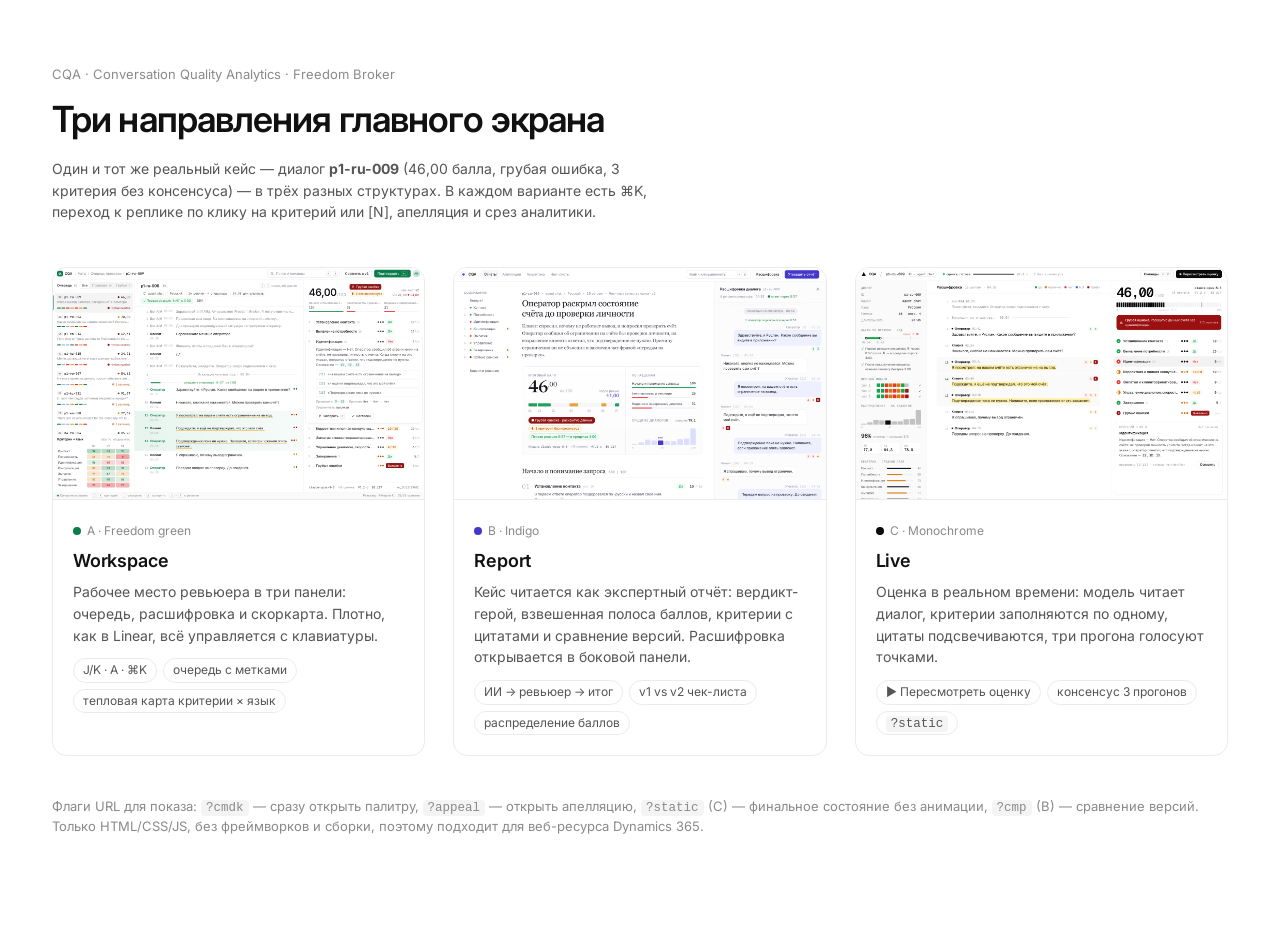
<file: docs/design/index.html>
<!doctype html>
<html lang="ru">
<head>
<meta charset="utf-8">
<meta name="viewport" content="width=device-width, initial-scale=1">
<title>CQA Design Directions</title>
<link href="https://fonts.googleapis.com/css2?family=Inter:wght@400;500;600&display=swap" rel="stylesheet">
<style>
:root{--ink:#111;--ink-2:#555;--ink-3:#8a8a8a;--line:#ebebeb;--bg:#fff}
*{box-sizing:border-box;margin:0;padding:0}
body{font:15px/1.55 Inter,system-ui,sans-serif;color:var(--ink);background:var(--bg);-webkit-font-smoothing:antialiased}
.wrap{max-width:1240px;margin:0 auto;padding:64px 32px 96px}
.eyebrow{font-size:13px;color:var(--ink-3)}
h1{font-size:36px;font-weight:600;letter-spacing:-.025em;margin:8px 0 10px}
.lede{color:var(--ink-2);max-width:68ch}
.grid{display:grid;grid-template-columns:repeat(3,1fr);gap:28px;margin-top:44px}
a.card{display:block;text-decoration:none;color:inherit;border:1px solid var(--line);border-radius:14px;overflow:hidden;transition:box-shadow .2s,transform .2s,border-color .2s}
a.card:hover{transform:translateY(-2px);box-shadow:0 18px 40px -18px rgba(0,0,0,.25);border-color:#ddd}
.thumb{aspect-ratio:1440/900;background:#f6f6f6 center/cover no-repeat;border-bottom:1px solid var(--line)}
.body{padding:18px 20px 20px}
.tag{display:inline-flex;align-items:center;gap:6px;font-size:12px;color:var(--ink-3)}
.tag i{width:8px;height:8px;border-radius:50%}
h2{font-size:18px;font-weight:600;letter-spacing:-.01em;margin:6px 0 6px}
p{color:var(--ink-2);font-size:14px}
.feat{margin-top:12px;display:flex;flex-wrap:wrap;gap:6px}
.feat span{font-size:12px;border:1px solid var(--line);border-radius:999px;padding:2px 9px;color:var(--ink-2)}
.note{margin-top:40px;font-size:13px;color:var(--ink-3)}
code{font:12.5px ui-monospace,Menlo,monospace;background:#f4f4f4;padding:1px 5px;border-radius:4px}
@media (max-width:900px){.grid{grid-template-columns:1fr}}
</style>
</head>
<body>
<div class="wrap">
  <div class="eyebrow">CQA · Conversation Quality Analytics · Freedom Broker</div>
  <h1>Три направления главного экрана</h1>
  <p class="lede">Один и тот же реальный кейс — диалог <b>p1-ru-009</b> (46,00 балла, грубая ошибка, 3 критерия без консенсуса) — в трёх разных структурах. В каждом варианте есть ⌘K, переход к реплике по клику на критерий или [N], апелляция и срез аналитики.</p>
  <div class="grid">
    <a class="card" href="variant-a-workspace.html">
      <div class="thumb" style="background-image:url(variant-a.png)"></div>
      <div class="body"><span class="tag"><i style="background:#0b7d4b"></i>A · Freedom green</span>
        <h2>Workspace</h2>
        <p>Рабочее место ревьюера в три панели: очередь, расшифровка и скоркарта. Плотно, как в Linear, всё управляется с клавиатуры.</p>
        <div class="feat"><span>J/K · A · ⌘K</span><span>очередь с метками</span><span>тепловая карта критерии × язык</span></div></div>
    </a>
    <a class="card" href="variant-b-report.html">
      <div class="thumb" style="background-image:url(variant-b.png)"></div>
      <div class="body"><span class="tag"><i style="background:#4338ca"></i>B · Indigo</span>
        <h2>Report</h2>
        <p>Кейс читается как экспертный отчёт: вердикт-герой, взвешенная полоса баллов, критерии с цитатами и сравнение версий. Расшифровка открывается в боковой панели.</p>
        <div class="feat"><span>ИИ → ревьюер → итог</span><span>v1 vs v2 чек-листа</span><span>распределение баллов</span></div></div>
    </a>
    <a class="card" href="variant-c-live.html">
      <div class="thumb" style="background-image:url(variant-c.png)"></div>
      <div class="body"><span class="tag"><i style="background:#0a0a0a"></i>C · Monochrome</span>
        <h2>Live</h2>
        <p>Оценка в реальном времени: модель читает диалог, критерии заполняются по одному, цитаты подсвечиваются, три прогона голосуют точками.</p>
        <div class="feat"><span>▶ Пересмотреть оценку</span><span>консенсус 3 прогонов</span><span><code>?static</code></span></div></div>
    </a>
  </div>
  <p class="note">Флаги URL для показа: <code>?cmdk</code> — сразу открыть палитру, <code>?appeal</code> — открыть апелляцию, <code>?static</code> (C) — финальное состояние без анимации, <code>?cmp</code> (B) — сравнение версий. Только HTML/CSS/JS, без фреймворков и сборки, поэтому подходит для веб-ресурса Dynamics 365.</p>
</div>
</body>
</html>
</file>
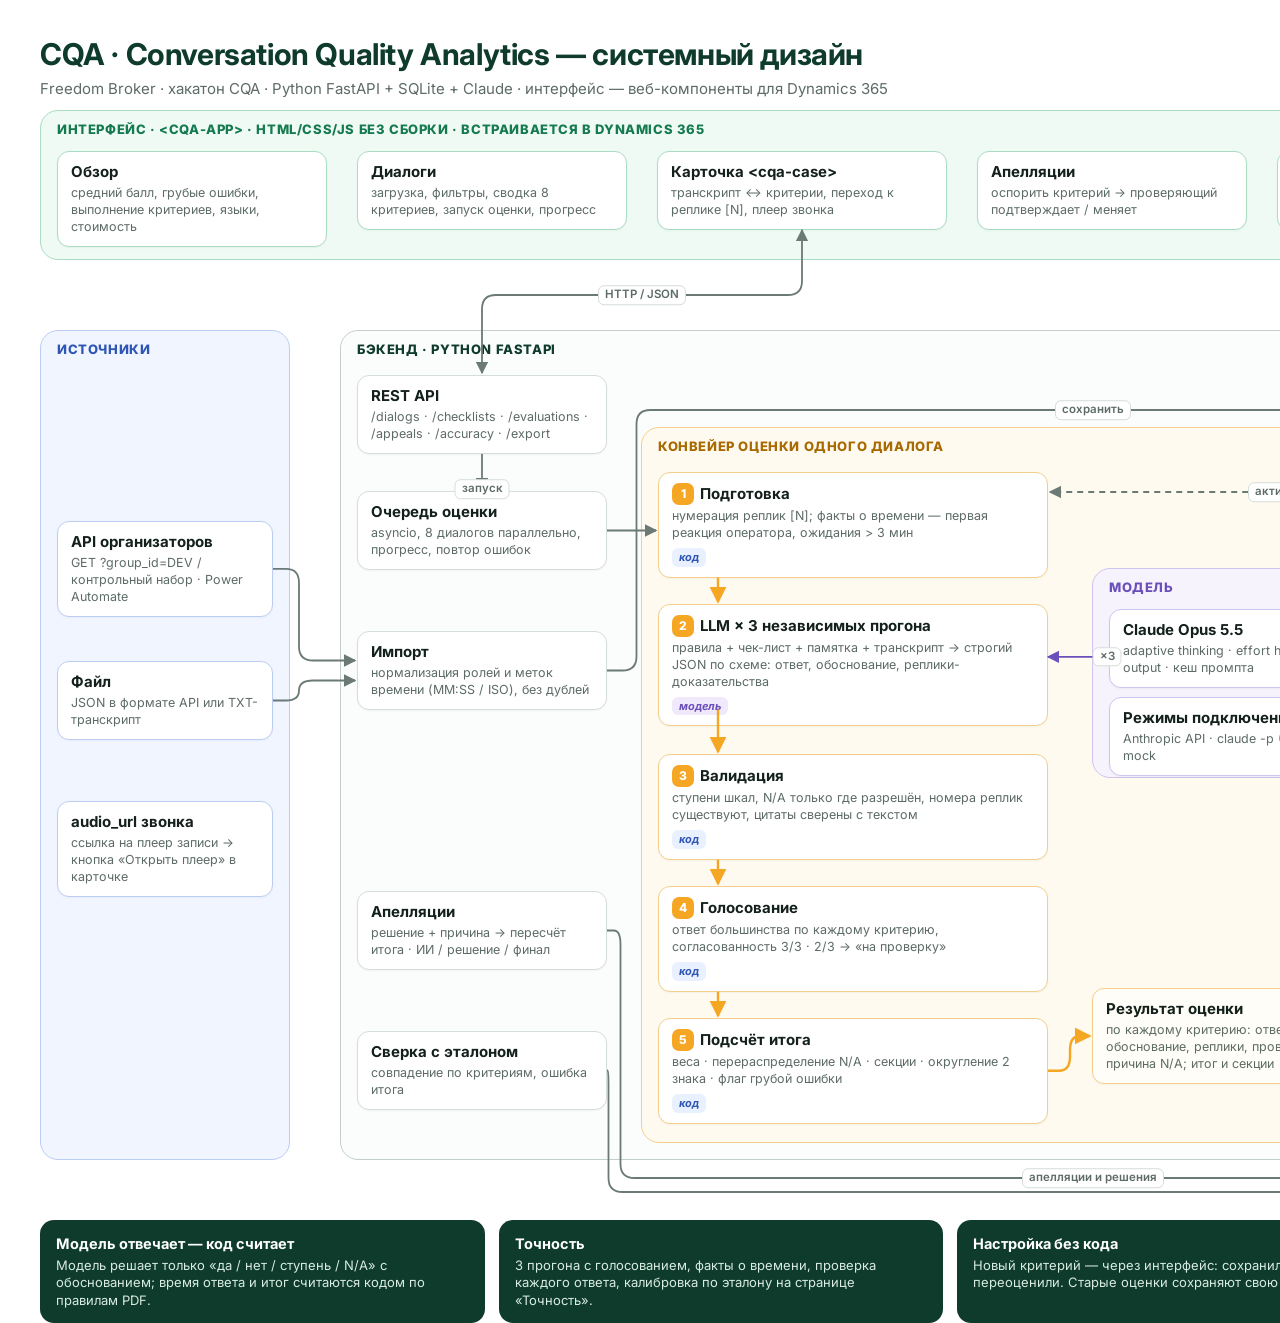
<file: docs/architecture.html>
<!doctype html>
<html lang="ru">
<head>
<meta charset="utf-8">
<title>CQA · системный дизайн</title>
<link href="https://fonts.googleapis.com/css2?family=Inter:wght@400;500;600;700;800&display=swap" rel="stylesheet">
<style>
  :root { --brand:#0e3b2c; --accent:#1fa971; --text:#13201b; --muted:#5d6b65; --line:#d5ddd9; }
  * { box-sizing: border-box; }
  body { margin: 0; background: #fff; font: 15px/1.35 Inter, -apple-system, sans-serif; color: var(--text); }
  #canvas { position: relative; width: 1900px; padding: 34px 40px 40px; }
  h1 { margin: 0; font-size: 30px; color: var(--brand); letter-spacing: -.4px; }
  .sub { color: var(--muted); margin-top: 4px; font-size: 15px; }
  svg#wires { position: absolute; inset: 0; width: 100%; height: 100%; pointer-events: none; overflow: visible; }

  .zone { position: absolute; border-radius: 18px; padding: 34px 16px 16px; border: 1.5px solid; }
  .zone > .zt { position: absolute; top: 10px; left: 16px; font-weight: 800; font-size: 13px; letter-spacing: .6px; text-transform: uppercase; }
  .z-ui { background: #f0faf5; border-color: #a9dcc3; } .z-ui > .zt { color: #157a50; }
  .z-src { background: #f1f5ff; border-color: #bccdf3; } .z-src > .zt { color: #3056b5; }
  .z-be { background: #fbfcfc; border-color: #c4cfca; } .z-be > .zt { color: var(--brand); }
  .z-pipe { background: #fffaf0; border-color: #f3cf8b; } .z-pipe > .zt { color: #a86a00; }
  .z-llm { background: #f6f3fd; border-color: #cfc3f0; } .z-llm > .zt { color: #6b4fbb; }
  .z-db { background: #f5f7f6; border-color: #c9d3cf; } .z-db > .zt { color: var(--muted); }

  .box { position: absolute; background: #fff; border: 1.5px solid var(--line); border-radius: 12px; padding: 10px 13px; box-shadow: 0 1px 2px rgba(0,0,0,.04); }
  .box b { display: block; font-size: 15px; margin-bottom: 3px; }
  .box span { display: block; font-size: 12.5px; color: var(--muted); }
  .ui .box { border-color: #a9dcc3; } .src .box { border-color: #bccdf3; }
  .pipe .box { border-color: #f3cf8b; } .llm .box { border-color: #cfc3f0; }
  .box .num { display: inline-grid; place-items: center; width: 22px; height: 22px; border-radius: 7px; background: #f5a623; color: #fff; font-size: 12px; font-weight: 800; margin-right: 6px; vertical-align: 1px; }
  .box .tag { display: inline-block; margin-top: 6px; font-size: 11px; font-weight: 700; padding: 2px 7px; border-radius: 6px; background: #e3f5ec; color: #157a50; }
  .tag.code { background: #e9f0ff; color: #3056b5; } .tag.ai { background: #efe9fb; color: #6b4fbb; }
  .db .box { border-radius: 12px 12px 18px 18px / 12px 12px 26px 26px; text-align: center; border-color: #b9c5c0; }
  .lbl { position: absolute; font-size: 11.5px; font-weight: 600; color: var(--muted); background: #fff; padding: 1px 6px; border-radius: 6px; border: 1px solid var(--line); white-space: nowrap; transform: translate(-50%, -50%); }

  .principles { position: absolute; display: flex; gap: 14px; }
  .pr { flex: 1; background: var(--brand); color: #d8ebe2; border-radius: 14px; padding: 14px 16px; font-size: 13px; }
  .pr b { color: #fff; display: block; font-size: 14.5px; margin-bottom: 3px; }
</style>
</head>
<body>
<div id="canvas">
  <h1>CQA · Conversation Quality Analytics — системный дизайн</h1>
  <div class="sub">Freedom Broker · хакатон CQA · Python FastAPI + SQLite + Claude · интерфейс — веб-компоненты для Dynamics 365</div>

  <!-- ИНТЕРФЕЙС -->
  <div class="zone z-ui ui" style="left:40px;top:110px;width:1820px;height:150px"><div class="zt">Интерфейс · &lt;cqa-app&gt; · HTML/CSS/JS без сборки · встраивается в Dynamics 365</div>
    <div class="box" id="u1" style="left:16px;top:40px;width:270px"><b>Обзор</b><span>средний балл, грубые ошибки, выполнение критериев, языки, стоимость</span></div>
    <div class="box" id="u2" style="left:316px;top:40px;width:270px"><b>Диалоги</b><span>загрузка, фильтры, сводка 8 критериев, запуск оценки, прогресс</span></div>
    <div class="box" id="u3" style="left:616px;top:40px;width:290px"><b>Карточка &lt;cqa-case&gt;</b><span>транскрипт ↔ критерии, переход к реплике [N], плеер звонка</span></div>
    <div class="box" id="u4" style="left:936px;top:40px;width:270px"><b>Апелляции</b><span>оспорить критерий → проверяющий подтверждает / меняет</span></div>
    <div class="box" id="u5" style="left:1236px;top:40px;width:270px"><b>Чек-листы</b><span>критерии, веса, шкалы, N/A, памятка · каждое сохранение — версия</span></div>
    <div class="box" id="u6" style="left:1536px;top:40px;width:266px"><b>Точность</b><span>эталон (GT), совпадение по критериям, экспорт CSV / JSON</span></div>
  </div>

  <!-- ИСТОЧНИКИ -->
  <div class="zone z-src src" style="left:40px;top:330px;width:250px;height:830px"><div class="zt">Источники</div>
    <div class="box" id="s1" style="left:16px;top:190px;width:216px"><b>API организаторов</b><span>GET ?group_id=DEV / контрольный набор · Power Automate</span></div>
    <div class="box" id="s2" style="left:16px;top:330px;width:216px"><b>Файл</b><span>JSON в формате API или TXT-транскрипт</span></div>
    <div class="box" id="s3" style="left:16px;top:470px;width:216px"><b>audio_url звонка</b><span>ссылка на плеер записи → кнопка «Открыть плеер» в карточке</span></div>
  </div>

  <!-- БЭКЕНД -->
  <div class="zone z-be" style="left:340px;top:330px;width:1120px;height:830px"><div class="zt">Бэкенд · Python FastAPI</div>
    <div class="box" id="b0" style="left:16px;top:44px;width:250px"><b>REST API</b><span>/dialogs · /checklists · /evaluations · /appeals · /accuracy · /export</span></div>
    <div class="box" id="b1" style="left:16px;top:300px;width:250px"><b>Импорт</b><span>нормализация ролей и меток времени (MM:SS / ISO), без дублей</span></div>
    <div class="box" id="b2" style="left:16px;top:160px;width:250px"><b>Очередь оценки</b><span>asyncio, 8 диалогов параллельно, прогресс, повтор ошибок</span></div>
    <div class="box" id="b3" style="left:16px;top:560px;width:250px"><b>Апелляции</b><span>решение + причина → пересчёт итога · ИИ / решение / финал</span></div>
    <div class="box" id="b4" style="left:16px;top:700px;width:250px"><b>Сверка с эталоном</b><span>совпадение по критериям, ошибка итога</span></div>

    <!-- КОНВЕЙЕР -->
    <div class="zone z-pipe pipe" style="left:300px;top:96px;width:800px;height:716px"><div class="zt">Конвейер оценки одного диалога</div>
      <div class="box" id="p1" style="left:16px;top:44px;width:390px"><b><span class="num">1</span>Подготовка</b><span>нумерация реплик [N]; факты о времени — первая реакция оператора, ожидания &gt; 3 мин</span><i class="tag code">код</i></div>
      <div class="box" id="p2" style="left:16px;top:176px;width:390px"><b><span class="num">2</span>LLM × 3 независимых прогона</b><span>правила + чек-лист + памятка + транскрипт → строгий JSON по схеме: ответ, обоснование, реплики-доказательства</span><i class="tag ai">модель</i></div>
      <div class="box" id="p3" style="left:16px;top:326px;width:390px"><b><span class="num">3</span>Валидация</b><span>ступени шкал, N/A только где разрешён, номера реплик существуют, цитаты сверены с текстом</span><i class="tag code">код</i></div>
      <div class="box" id="p4" style="left:16px;top:458px;width:390px"><b><span class="num">4</span>Голосование</b><span>ответ большинства по каждому критерию, согласованность 3/3 · 2/3 → «на проверку»</span><i class="tag code">код</i></div>
      <div class="box" id="p5" style="left:16px;top:590px;width:390px"><b><span class="num">5</span>Подсчёт итога</b><span>веса · перераспределение N/A · секции · округление 2 знака · флаг грубой ошибки</span><i class="tag code">код</i></div>

      <div class="zone z-llm llm" style="left:450px;top:140px;width:334px;height:210px"><div class="zt">Модель</div>
        <div class="box" id="m1" style="left:16px;top:40px;width:300px"><b>Claude Opus 5.5</b><span>adaptive thinking · effort high · structured output · кеш промпта</span></div>
        <div class="box" id="m2" style="left:16px;top:128px;width:300px"><b>Режимы подключения</b><span>Anthropic API · claude -p (Claude Code) · mock</span></div>
      </div>
      <div class="box" id="p6" style="left:450px;top:560px;width:334px;background:#fffdf7"><b>Результат оценки</b><span>по каждому критерию: ответ, баллы, вес, обоснование, реплики, проверенный участок, причина N/A; итог и секции</span></div>
    </div>
  </div>

  <!-- ХРАНИЛИЩЕ -->
  <div class="zone z-db db" style="left:1510px;top:330px;width:350px;height:830px"><div class="zt">SQLite · документы JSON</div>
    <div class="box" id="d1" style="left:16px;top:44px;width:316px"><b>dialogs</b><span>транскрипты, язык, канал, audio_url</span></div>
    <div class="box" id="d2" style="left:16px;top:170px;width:316px"><b>checklists v1…vN</b><span>неизменяемые версии, одна активная</span></div>
    <div class="box" id="d3" style="left:16px;top:330px;width:316px"><b>evaluations</b><span>привязаны к версии чек-листа · модель, токены, стоимость, сырой ответ</span></div>
    <div class="box" id="d4" style="left:16px;top:560px;width:316px"><b>appeals</b><span>комментарий, решение, причина, итог до/после</span></div>
    <div class="box" id="d5" style="left:16px;top:700px;width:316px"><b>ground_truth</b><span>эталонные оценки для замера точности</span></div>
  </div>

  <!-- ПРИНЦИПЫ -->
  <div class="principles" style="left:40px;top:1220px;width:1820px">
    <div class="pr"><b>Модель отвечает — код считает</b>Модель решает только «да / нет / ступень / N/A» с обоснованием; время ответа и итог считаются кодом по правилам PDF.</div>
    <div class="pr"><b>Точность</b>3 прогона с голосованием, факты о времени, проверка каждого ответа, калибровка по эталону на странице «Точность».</div>
    <div class="pr"><b>Настройка без кода</b>Новый критерий — через интерфейс: сохранили версию → переоценили. Старые оценки сохраняют свою версию.</div>
    <div class="pr"><b>Прозрачность</b>В карточке — реплики-доказательства, согласованность прогонов, сырой ответ модели, токены и стоимость.</div>
  </div>

  <svg id="wires"><defs>
    <marker id="ar" viewBox="0 0 10 10" refX="9" refY="5" markerWidth="7" markerHeight="7" orient="auto-start-reverse"><path d="M0,0 L10,5 L0,10 z" fill="#6b7a74"/></marker>
    <marker id="arA" viewBox="0 0 10 10" refX="9" refY="5" markerWidth="7" markerHeight="7" orient="auto-start-reverse"><path d="M0,0 L10,5 L0,10 z" fill="#f5a623"/></marker>
    <marker id="arP" viewBox="0 0 10 10" refX="9" refY="5" markerWidth="7" markerHeight="7" orient="auto-start-reverse"><path d="M0,0 L10,5 L0,10 z" fill="#6b4fbb"/></marker>
  </defs></svg>
</div>
<script>
  const svg = document.getElementById("wires");
  const cv = document.getElementById("canvas").getBoundingClientRect();
  const R = (id) => { const r = document.getElementById(id).getBoundingClientRect(); return { l: r.left - cv.left, t: r.top - cv.top, r: r.right - cv.left, b: r.bottom - cv.top, cx: (r.left + r.right) / 2 - cv.left, cy: (r.top + r.bottom) / 2 - cv.top }; };
  // ломаная со скруглёнными углами
  function poly(pts, rad = 14) {
    let d = `M${pts[0][0]},${pts[0][1]}`;
    for (let i = 1; i < pts.length - 1; i++) {
      const [x0, y0] = pts[i - 1], [x1, y1] = pts[i], [x2, y2] = pts[i + 1];
      const r1 = Math.min(rad, Math.hypot(x1 - x0, y1 - y0) / 2), r2 = Math.min(rad, Math.hypot(x2 - x1, y2 - y1) / 2);
      const a = [x1 - Math.sign(x1 - x0) * r1, y1 - Math.sign(y1 - y0) * r1], b = [x1 + Math.sign(x2 - x1) * r2, y1 + Math.sign(y2 - y1) * r2];
      d += ` L${a[0]},${a[1]} Q${x1},${y1} ${b[0]},${b[1]}`;
    }
    const e = pts.at(-1);
    return d + ` L${e[0]},${e[1]}`;
  }
  function wire(pts, style = "", label = "", at = null) {
    const p = document.createElementNS("http://www.w3.org/2000/svg", "path");
    const color = style.includes("pipe") ? "#f5a623" : style.includes("llm") ? "#6b4fbb" : "#6b7a74";
    const mk = style.includes("pipe") ? "url(#arA)" : style.includes("llm") ? "url(#arP)" : "url(#ar)";
    p.setAttribute("d", poly(pts)); p.setAttribute("fill", "none"); p.setAttribute("stroke", color);
    p.setAttribute("stroke-width", style.includes("pipe") ? 2.4 : 1.8);
    if (style.includes("dash")) p.setAttribute("stroke-dasharray", "6 5");
    p.setAttribute("marker-end", mk);
    if (style.includes("both")) p.setAttribute("marker-start", mk);
    svg.appendChild(p);
    if (label) {
      const [lx, ly] = at || pts[Math.floor(pts.length / 2)];
      const l = document.createElement("div"); l.className = "lbl"; l.textContent = label; l.style.left = lx + "px"; l.style.top = ly + "px";
      document.getElementById("canvas").appendChild(l);
    }
  }
  const [u3, b0, b1, b2, b3, b4, s1, s2] = ["u3", "b0", "b1", "b2", "b3", "b4", "s1", "s2"].map(R);
  const [p1, p2, p3, p4, p5, p6, m1] = ["p1", "p2", "p3", "p4", "p5", "p6", "m1"].map(R);
  const [d1, d2, d3, d4, d5] = ["d1", "d2", "d3", "d4", "d5"].map(R);
  const gapX = (b0.r + p1.l) / 2 - 8;            // коридор между левой колонкой и конвейером
  const dbX = d1.l - 26;                          // коридор перед хранилищем
  const topY = R("p1").t - 62;                    // коридор над конвейером
  const botY = 1178, botY2 = 1192;                // коридор под бэкендом

  wire([[u3.cx, u3.b], [u3.cx, 295], [b0.cx, 295], [b0.cx, b0.t - 2]], "both", "HTTP / JSON", [ (u3.cx + b0.cx) / 2, 295 ]);
  wire([[b0.cx, b0.b], [b0.cx, b2.t - 2]], "", "запуск");
  wire([[s1.r, s1.cy], [s1.r + 26, s1.cy], [s1.r + 26, b1.cy - 10], [b1.l - 2, b1.cy - 10]]);
  wire([[s2.r, s2.cy], [s2.r + 26, s2.cy], [s2.r + 26, b1.cy + 10], [b1.l - 2, b1.cy + 10]]);
  wire([[b2.r, b2.cy], [p1.l - 2, b2.cy]], "", "", null);
  wire([[b1.r, b1.cy], [gapX + 12, b1.cy], [gapX + 12, topY], [dbX, topY], [dbX, d1.cy], [d1.l - 2, d1.cy]], "", "сохранить", [(p1.l + d1.l) / 2, topY]);
  for (const [a, b] of [[p1, p2], [p2, p3], [p3, p4], [p4, p5]]) wire([[a.l + 60, a.b], [a.l + 60, b.t - 2]], "pipe");
  wire([[p2.r, p2.cy], [m1.l - 2, p2.cy]], "llm-both", "×3");
  wire([[p5.r, p5.cy], [p5.r + 22, p5.cy], [p5.r + 22, p6.cy], [p6.l - 2, p6.cy]], "pipe");
  wire([[p6.r, p6.cy], [dbX + 6, p6.cy], [dbX + 6, d3.cy], [d3.l - 2, d3.cy]], "", "сохранить");
  wire([[d2.l, d2.cy], [dbX - 14, d2.cy], [dbX - 14, p1.t + 20], [p1.r + 2, p1.t + 20]], "dash", "активная версия", [(p1.r + dbX) / 2 + 30, p1.t + 20]);
  wire([[b3.r, b3.cy], [gapX - 4, b3.cy], [gapX - 4, botY], [dbX + 14, botY], [dbX + 14, d4.cy], [d4.l - 2, d4.cy]], "", "апелляции и решения", [(p1.l + d1.l) / 2, botY]);
  wire([[b4.r, b4.cy], [gapX - 16, b4.cy], [gapX - 16, botY2], [dbX + 2, botY2], [dbX + 2, d5.cy], [d5.l - 2, d5.cy]]);
</script>
</body>
</html>
</file>
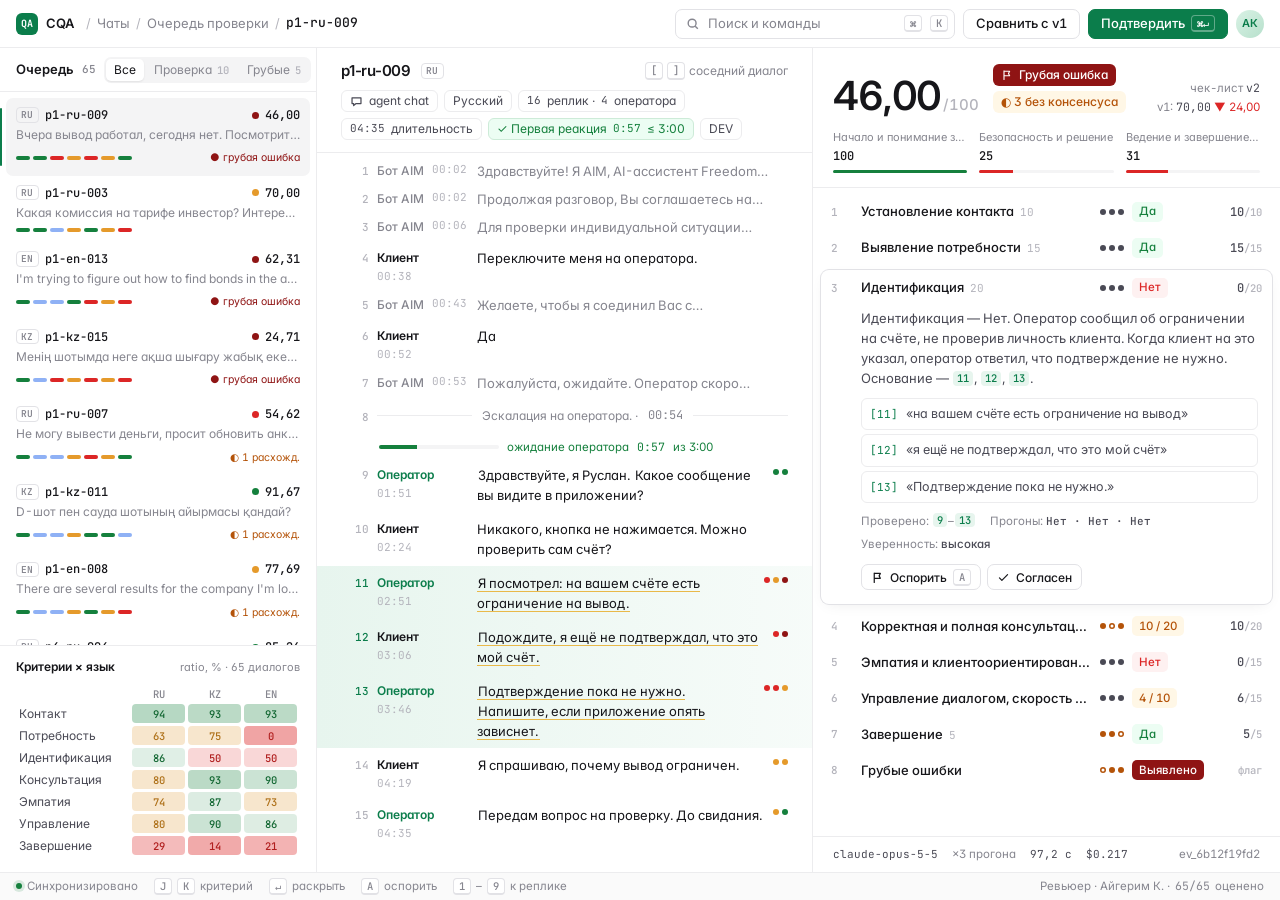
<file: docs/design/variant-a-workspace.html>
<!doctype html>
<html lang="ru">
<head>
<meta charset="utf-8">
<meta name="viewport" content="width=device-width, initial-scale=1">
<title>CQA Workspace</title>
<link rel="preconnect" href="https://fonts.googleapis.com">
<link rel="preconnect" href="https://fonts.gstatic.com" crossorigin>
<link href="https://fonts.googleapis.com/css2?family=Inter:wght@400;450;500;600;700&family=JetBrains+Mono:wght@400;500&display=swap" rel="stylesheet">
<style>
:root{
  --bg:#ffffff; --bg-2:#fafafa; --bg-3:#f4f4f5; --line:#ececee; --line-2:#e2e2e6;
  --ink:#16161a; --ink-2:#4a4a55; --ink-3:#86868f; --ink-4:#b4b4bc;
  --acc:#0b7d4b; --acc-2:#e7f5ee; --acc-ring:rgba(11,125,75,.22);
  --yes:#15803d; --yes-bg:#ecfdf3; --part:#b45309; --part-bg:#fff7e6; --no:#dc2626; --no-bg:#fef1f1;
  --na:#2563eb; --na-bg:#eef4ff; --gross:#8f1414; --gross-bg:#fbe9e9;
  --mono:'JetBrains Mono',ui-monospace,SFMono-Regular,Menlo,monospace;
  --r:6px; --sh:0 1px 2px rgba(16,16,24,.04),0 0 0 1px var(--line);
}
*{box-sizing:border-box;margin:0;padding:0}
html,body{height:100%}
body{font:13px/1.45 Inter,system-ui,sans-serif;color:var(--ink);background:var(--bg);font-feature-settings:"cv11","ss01","tnum";-webkit-font-smoothing:antialiased;overflow:hidden}
button{font:inherit;color:inherit;background:none;border:0;cursor:pointer}
kbd{font:500 10.5px/1 var(--mono);color:var(--ink-3);background:var(--bg);border:1px solid var(--line-2);border-bottom-width:2px;border-radius:4px;padding:2px 5px;min-width:18px;display:inline-flex;justify-content:center}
.mono{font-family:var(--mono)}
.ico{flex:none}
:focus-visible{outline:2px solid var(--acc-ring);outline-offset:1px;border-radius:4px}

/* layout */
.app{display:grid;grid-template-rows:48px 1fr 28px;height:100vh}
.top{display:flex;align-items:center;gap:12px;padding:0 16px;border-bottom:1px solid var(--line)}
.logo{display:flex;align-items:center;gap:8px;font-weight:600;letter-spacing:-.01em}
.logo-mark{width:22px;height:22px;border-radius:6px;background:var(--acc);display:grid;place-items:center;color:#fff;font:700 10px/1 var(--mono)}
.crumbs{display:flex;align-items:center;gap:6px;color:var(--ink-3)}
.crumbs b{color:var(--ink);font-weight:500}
.crumbs .sep{color:var(--ink-4)}
.top-r{margin-left:auto;display:flex;align-items:center;gap:8px}
.search-btn{display:flex;align-items:center;gap:8px;height:30px;padding:0 6px 0 10px;width:280px;border:1px solid var(--line-2);border-radius:7px;color:var(--ink-3);transition:border-color .15s,box-shadow .15s}
.search-btn:hover{border-color:#d0d0d6;box-shadow:0 1px 2px rgba(0,0,0,.04)}
.search-btn span{flex:1;text-align:left}
.btn{white-space:nowrap;height:30px;padding:0 12px;border-radius:7px;display:inline-flex;align-items:center;gap:6px;font-weight:500;border:1px solid var(--line-2);background:#fff;transition:background .15s,border-color .15s}
.btn:hover{background:var(--bg-2)}
.btn-pri{background:var(--acc);border-color:var(--acc);color:#fff}
.btn-pri:hover{background:#086a3f}
.avatar{width:28px;height:28px;border-radius:50%;background:linear-gradient(135deg,#d9f2e5,#b7e0cc);color:var(--acc);display:grid;place-items:center;font-weight:600;font-size:11px}

.main{display:grid;grid-template-columns:316px 1fr 468px;min-height:0}
.pane{min-height:0;display:flex;flex-direction:column}
.pane+.pane{border-left:1px solid var(--line)}
.pane-h{height:44px;flex:none;display:flex;align-items:center;gap:8px;padding:0 16px;border-bottom:1px solid var(--line)}
.pane-h h2{font-size:13px;font-weight:600}
.count{font:500 11px/1 var(--mono);color:var(--ink-3)}

/* queue */
.seg{display:flex;gap:2px;margin-left:auto;background:var(--bg-3);padding:2px;border-radius:7px}
.seg button{height:22px;padding:0 8px;border-radius:5px;font-size:12px;color:var(--ink-3);display:flex;align-items:center;gap:5px}
.seg button.on{background:#fff;color:var(--ink);box-shadow:0 1px 2px rgba(0,0,0,.08)}
.seg .n{font:500 10.5px var(--mono);color:var(--ink-4)}
.queue{flex:1;overflow:auto;padding:6px}
.q{display:block;width:100%;text-align:left;padding:9px 10px 10px;border-radius:7px;position:relative;transition:background .12s}
.q:hover{background:var(--bg-2)}
.q.on{background:var(--bg-3)}
.q.on::before{content:"";position:absolute;left:-6px;top:10px;bottom:10px;width:2px;border-radius:2px;background:var(--acc)}
.q-1{display:flex;align-items:center;gap:6px}
.q-id{font:500 12px var(--mono)}
.lang{font:600 9.5px/1 var(--mono);letter-spacing:.04em;color:var(--ink-3);border:1px solid var(--line-2);border-radius:4px;padding:2px 4px}
.q-score{margin-left:auto;font:500 12px var(--mono);display:flex;align-items:center;gap:6px}
.q-prev{color:var(--ink-3);font-size:12px;white-space:nowrap;overflow:hidden;text-overflow:ellipsis;margin:3px 0 7px}
.q-marks{display:flex;gap:3px;align-items:center}
.q-marks i{width:14px;height:4px;border-radius:2px}
.q-tag{margin-left:auto;font-size:10.5px;color:var(--part);display:flex;gap:4px;align-items:center}
.q-tag.g{color:var(--gross)}
.m-yes{background:var(--yes)} .m-part{background:#e59a2b} .m-no{background:var(--no)} .m-na{background:#8fb1f5} .m-crit{background:var(--gross)} .m-ok{background:var(--line-2)}
.dot{width:7px;height:7px;border-radius:50%;display:inline-block}

.heat{flex:none;border-top:1px solid var(--line);padding:12px 16px 14px}
.heat-h{display:flex;align-items:baseline;justify-content:space-between;margin-bottom:8px}
.heat-h b{font-size:12px;font-weight:600}
.heat-h span{font-size:11px;color:var(--ink-3)}
.heat table{width:100%;border-collapse:separate;border-spacing:3px}
.heat th{font:500 10.5px var(--mono);color:var(--ink-3);text-align:center}
.heat td{height:19px;border-radius:4px;text-align:center;font:500 10.5px var(--mono)}
.heat td.l{text-align:left;font:12px Inter;color:var(--ink-2);padding-right:4px;width:110px}

/* transcript */
.dlg-h{padding:14px 24px 12px;border-bottom:1px solid var(--line);flex:none}
.dlg-title{display:flex;align-items:center;gap:10px}
.dlg-title h1{font:600 16px/1.2 Inter;letter-spacing:-.015em}
.dlg-title .mono{font-size:15px}
.meta{display:flex;flex-wrap:wrap;gap:6px;margin-top:10px}
.chip{display:inline-flex;align-items:center;gap:6px;height:22px;padding:0 8px;border-radius:6px;border:1px solid var(--line);font-size:12px;color:var(--ink-2);background:#fff}
.chip.ok{color:var(--yes);border-color:#cdebd8;background:var(--yes-bg)}
.chip .mono{font-size:11px}
.dlg-nav{margin-left:auto;display:flex;gap:4px;align-items:center;color:var(--ink-3);font-size:12px}
.transcript{position:relative;flex:1;overflow:auto;padding:8px 0 200px;scroll-behavior:smooth}
.turn{display:grid;grid-template-columns:52px 92px 1fr auto;gap:0 8px;padding:7px 24px 7px 0;align-items:start;position:relative;transition:background .2s}
.turn:hover{background:var(--bg-2)}
.t-idx{font:500 11px/20px var(--mono);color:var(--ink-4);text-align:right}
.t-who{font-size:12px;line-height:20px;color:var(--ink-3);display:flex;flex-direction:column}
.t-who time{font:11px/16px var(--mono);color:var(--ink-4)}
.t-text{line-height:20px;color:var(--ink-2);max-width:62ch}
.turn.op .t-who b{color:var(--acc);font-weight:600}
.turn.op .t-text{color:var(--ink)}
.turn.cl .t-who b{color:var(--ink);font-weight:600}
.turn.cl .t-text{color:var(--ink)}
.turn.bot .t-text{color:var(--ink-3);display:-webkit-box;-webkit-line-clamp:1;-webkit-box-orient:vertical;overflow:hidden}
.turn.bot:hover .t-text{-webkit-line-clamp:unset}
.turn.bot{padding-top:4px;padding-bottom:4px}
.turn.bot .t-who{flex-direction:row;gap:8px}
.turn.bot .t-who b{font-weight:500}
.turn.sys{grid-template-columns:52px 1fr;padding:10px 24px 10px 0}
.sys-line{display:flex;align-items:center;gap:10px;color:var(--ink-3);font-size:12px}
.sys-line::before,.sys-line::after{content:"";height:1px;flex:1;background:var(--line)}
.t-cites{display:flex;gap:3px;padding-top:4px}
.t-cites i{width:6px;height:6px;border-radius:50%}
mark{background:transparent;color:inherit;padding:0 1px;border-bottom:1.5px solid transparent;transition:border-color .2s}
.turn.cited-sel mark{border-bottom-color:#e9b949}
.turn.cited-sel{background:linear-gradient(90deg,var(--acc-2),rgba(231,245,238,.35))}
.turn.cited-sel .t-idx{color:var(--acc)}
.turn.is-focus{animation:flash 1.6s ease}
@keyframes flash{0%{background:#fff3c4}100%{background:transparent}}
.turn.cited-sel.is-focus{animation:flash2 1.6s ease}
@keyframes flash2{0%{background:#fff3c4}100%{background:var(--acc-2)}}
.turn.is-focus .t-idx::after{content:"";position:absolute;left:0;top:6px;bottom:6px;width:3px;background:var(--acc);border-radius:0 2px 2px 0}
.op-gap{display:flex;align-items:center;gap:8px;padding:2px 24px 2px 62px;color:var(--yes);font-size:11.5px}
.op-gap .bar{height:4px;width:120px;background:var(--bg-3);border-radius:2px;overflow:hidden}
.op-gap .bar i{display:block;height:100%;background:var(--yes)}

/* scorecard */
.score-h{padding:16px 20px 14px;border-bottom:1px solid var(--line);flex:none}
.score-row{display:flex;align-items:flex-end;gap:14px}
.score{font:600 40px/1 Inter;letter-spacing:-.035em;font-variant-numeric:tabular-nums}
.score small{font-size:15px;color:var(--ink-4);font-weight:500;letter-spacing:0;margin-left:2px}
.flags{display:flex;flex-direction:column;gap:5px;padding-bottom:3px}
.flag{display:inline-flex;align-items:center;gap:6px;height:22px;padding:0 8px;border-radius:6px;font-size:12px;font-weight:500;width:max-content}
.flag.gross{background:var(--gross);color:#fff}
.flag.rev{background:var(--part-bg);color:var(--part)}
.score-r{margin-left:auto;text-align:right;font-size:11.5px;color:var(--ink-3);line-height:1.6}
.score-r .mono{color:var(--ink-2)}
.secs{display:grid;grid-template-columns:repeat(3,1fr);gap:12px;margin-top:14px}
.sec{min-width:0}
.sec span{display:block;font-size:11px;color:var(--ink-3);white-space:nowrap;overflow:hidden;text-overflow:ellipsis}
.sec b{font:500 12px var(--mono)}
.sec .bar{height:3px;border-radius:2px;background:var(--bg-3);margin-top:5px;overflow:hidden}
.sec .bar i{display:block;height:100%}
.crits{flex:1;overflow:auto;padding:6px 8px 12px}
.crit{border-radius:8px;transition:background .12s,box-shadow .15s}
.crit-row{display:grid;grid-template-columns:22px 1fr auto 74px 48px;align-items:center;gap:8px;width:100%;text-align:left;padding:8px 10px;border-radius:8px}
.crit:not(.open) .crit-row:hover{background:var(--bg-2)}
.crit.sel:not(.open) .crit-row{background:var(--bg-3)}
.crit.open{box-shadow:0 0 0 1px var(--line-2),0 4px 16px -6px rgba(16,16,24,.1);background:#fff;margin:4px 0}
.c-n{font:500 11px var(--mono);color:var(--ink-4)}
.c-name{font-weight:500;white-space:nowrap;overflow:hidden;text-overflow:ellipsis}
.c-w{font:11px var(--mono);color:var(--ink-4);margin-left:6px}
.votes{display:flex;gap:3px}
.votes i{width:6px;height:6px;border-radius:50%;background:var(--ink-2)}
.votes i.x{background:transparent;box-shadow:inset 0 0 0 1.5px var(--part)}
.votes.rev i:not(.x){background:var(--part)}
.pill{justify-self:start;display:inline-flex;align-items:center;gap:5px;height:20px;padding:0 7px;border-radius:5px;font-size:11.5px;font-weight:500;white-space:nowrap}
.p-yes{background:var(--yes-bg);color:var(--yes)} .p-no{background:var(--no-bg);color:var(--no)} .p-part{background:var(--part-bg);color:var(--part)} .p-na{background:var(--na-bg);color:var(--na)} .p-gross{background:var(--gross);color:#fff} .p-ok{background:var(--bg-3);color:var(--ink-3)}
.c-pts{font:500 12px var(--mono);text-align:right;color:var(--ink-2)}
.c-pts small{color:var(--ink-4);font-size:10.5px}
.c-body{padding:2px 14px 14px 40px;display:none}
.crit.open .c-body{display:block;animation:in .18s ease}
@keyframes in{from{opacity:0;transform:translateY(-3px)}}
.c-exp{color:var(--ink-2);line-height:1.55}
.ref{font:500 10.5px/1 var(--mono);color:var(--acc);background:var(--acc-2);border-radius:4px;padding:2px 4px;margin:0 1px;vertical-align:1px;transition:background .12s}
.ref:hover{background:#cfeadb}
.ev{margin-top:10px;display:flex;flex-direction:column;gap:4px}
.ev button{display:grid;grid-template-columns:30px 1fr;gap:6px;text-align:left;padding:6px 8px;border-radius:6px;border:1px solid var(--line);font-size:12.5px;color:var(--ink-2);transition:border-color .12s,background .12s}
.ev button:hover{border-color:#cfe5d9;background:#fbfefc}
.ev .mono{font-size:11px;color:var(--acc);line-height:18px}
.c-facts{display:flex;flex-wrap:wrap;gap:6px 14px;margin-top:10px;font-size:11.5px;color:var(--ink-3)}
.c-facts b{font-weight:500;color:var(--ink-2)}
.c-facts .vt{font-family:var(--mono);font-size:11px}
.c-act{display:flex;gap:6px;margin-top:12px}
.c-act .btn{height:26px;font-size:12px;padding:0 9px}
.appeal{margin-top:12px;border:1px solid var(--line-2);border-radius:8px;padding:12px;background:var(--bg-2)}
.appeal label{font-size:11.5px;color:var(--ink-3);display:block;margin-bottom:6px}
.opts{display:flex;flex-wrap:wrap;gap:4px;margin-bottom:10px}
.opts button{height:26px;padding:0 10px;border-radius:6px;border:1px solid var(--line-2);background:#fff;font-size:12px}
.opts button.on{border-color:var(--acc);box-shadow:0 0 0 3px var(--acc-ring);color:var(--acc);font-weight:500}
.appeal textarea{width:100%;height:56px;border:1px solid var(--line-2);border-radius:6px;padding:7px 9px;font:12.5px/1.4 Inter;resize:none;background:#fff}
.appeal textarea:focus{outline:none;border-color:var(--acc);box-shadow:0 0 0 3px var(--acc-ring)}
.appeal-f{display:flex;align-items:center;gap:8px;margin-top:8px}
.appeal-f .delta{font:11.5px var(--mono);color:var(--ink-3)}
.trail{display:flex;align-items:center;gap:6px;margin-top:12px;font-size:12px;flex-wrap:wrap}
.trail .st{display:flex;flex-direction:column;gap:2px;padding:6px 9px;border:1px solid var(--line);border-radius:6px;min-width:84px}
.trail .st span{font-size:10.5px;color:var(--ink-3);text-transform:uppercase;letter-spacing:.04em}
.trail .arr{color:var(--ink-4)}
.trail .st.final{border-color:var(--acc);background:var(--acc-2)}
.s-foot{flex:none;border-top:1px solid var(--line);padding:9px 20px;display:flex;gap:14px;font-size:11.5px;color:var(--ink-3)}
.s-foot .mono{color:var(--ink-2);font-size:11px}

.status{display:flex;align-items:center;gap:16px;padding:0 16px;border-top:1px solid var(--line);font-size:11.5px;color:var(--ink-3);background:var(--bg-2)}
.status span{display:flex;align-items:center;gap:5px}
.status .r{margin-left:auto}
.live-dot{width:6px;height:6px;border-radius:50%;background:var(--yes);box-shadow:0 0 0 3px rgba(21,128,61,.15)}

/* cmdk */
.cmdk-overlay{position:fixed;inset:0;background:rgba(250,250,252,.6);backdrop-filter:blur(3px);display:flex;justify-content:center;padding-top:14vh;z-index:50;opacity:0;transition:opacity .14s}
.cmdk-overlay.is-open{opacity:1}
.cmdk{width:620px;max-height:440px;background:#fff;border-radius:12px;box-shadow:0 0 0 1px var(--line-2),0 24px 64px -12px rgba(16,16,24,.25);display:flex;flex-direction:column;overflow:hidden;transform:scale(.98);transition:transform .14s}
.is-open .cmdk{transform:none}
.cmdk-input{display:flex;align-items:center;gap:10px;padding:0 14px;height:50px;border-bottom:1px solid var(--line);color:var(--ink-3)}
.cmdk-input input{flex:1;border:0;outline:0;font:15px Inter;color:var(--ink)}
.cmdk-list{overflow:auto;padding:6px}
.cmdk-group{font-size:11px;color:var(--ink-3);padding:8px 10px 4px;font-weight:500}
.cmdk-item{display:flex;align-items:center;gap:10px;height:36px;padding:0 10px;border-radius:7px;color:var(--ink-2);cursor:pointer}
.cmdk-item.is-sel{background:var(--bg-3);color:var(--ink)}
.cmdk-item.is-sel .ico{color:var(--acc)}
.cmdk-t{flex:1;display:flex;align-items:center;gap:8px;min-width:0;white-space:nowrap}
.cmdk-sub{color:var(--ink-3);overflow:hidden;text-overflow:ellipsis}
.cmdk-lang{font:600 9.5px var(--mono);color:var(--ink-3);border:1px solid var(--line-2);border-radius:3px;padding:1px 3px}
.cmdk-hint{font:11px var(--mono);color:var(--ink-3)}
.cmdk-foot{display:flex;gap:14px;padding:8px 14px;border-top:1px solid var(--line);font-size:11.5px;color:var(--ink-3);background:var(--bg-2)}
.cmdk-foot span{display:flex;gap:4px;align-items:center}
.cmdk-foot-r{margin-left:auto}
.cmdk-empty{padding:24px;text-align:center;color:var(--ink-3)}
.toast{position:fixed;bottom:44px;left:50%;transform:translate(-50%,8px);background:var(--ink);color:#fff;padding:8px 14px;border-radius:8px;font-size:12.5px;opacity:0;transition:.18s;pointer-events:none;z-index:60}
.toast.is-on{opacity:1;transform:translate(-50%,0)}
::-webkit-scrollbar{width:8px;height:8px}::-webkit-scrollbar-thumb{background:#e4e4e8;border-radius:8px;border:2px solid #fff}
</style>
</head>
<body>
<div class="app">
  <header class="top">
    <div class="logo"><div class="logo-mark">QA</div>CQA</div>
    <nav class="crumbs"><span class="sep">/</span><span>Чаты</span><span class="sep">/</span><span>Очередь проверки</span><span class="sep">/</span><b class="mono" id="crumb-id"></b></nav>
    <div class="top-r">
      <button class="search-btn" data-cmdk>
        <svg class="ico" width="14" height="14" viewBox="0 0 16 16" fill="none" stroke="currentColor" stroke-width="1.6"><circle cx="7" cy="7" r="4.5"/><path d="M10.5 10.5l3 3"/></svg>
        <span>Поиск и команды</span><kbd>⌘</kbd><kbd>K</kbd></button>
      <button class="btn" id="btn-prev-v">Сравнить с v1</button>
      <button class="btn btn-pri" id="btn-confirm">Подтвердить <kbd style="background:transparent;border-color:rgba(255,255,255,.35);color:#fff">⌘↵</kbd></button>
      <div class="avatar">АК</div>
    </div>
  </header>

  <main class="main">
    <!-- queue -->
    <section class="pane">
      <div class="pane-h"><h2>Очередь</h2><span class="count" id="q-count"></span>
        <div class="seg" id="seg"><button class="on" data-f="all">Все</button><button data-f="rev">Проверка <span class="n" id="n-rev"></span></button><button data-f="gross">Грубые <span class="n" id="n-gross"></span></button></div>
      </div>
      <div class="queue" id="queue"></div>
      <div class="heat">
        <div class="heat-h"><b>Критерии × язык</b><span>средний балл · <span class="mono">${n}</span></span></div>
        <table id="heat"></table>
      </div>
    </section>

    <!-- transcript -->
    <section class="pane">
      <div class="dlg-h">
        <div class="dlg-title"><h1 class="mono" id="d-id"></h1><span class="lang" id="d-lang"></span>
          <div class="dlg-nav"><kbd>[</kbd><kbd>]</kbd> соседний диалог</div></div>
        <div class="meta" id="d-meta"></div>
      </div>
      <div class="transcript" id="transcript"></div>
    </section>

    <!-- scorecard -->
    <section class="pane">
      <div class="score-h">
        <div class="score-row">
          <div class="score" id="score"></div>
          <div class="flags" id="flags"></div>
          <div class="score-r" id="score-r"></div>
        </div>
        <div class="secs" id="secs"></div>
      </div>
      <div class="crits" id="crits"></div>
      <div class="s-foot" id="s-foot"></div>
    </section>
  </main>

  <footer class="status">
    <span><i class="live-dot"></i>Синхронизировано</span>
    <span><kbd>J</kbd><kbd>K</kbd> критерий</span>
    <span><kbd>↵</kbd> раскрыть</span>
    <span><kbd>A</kbd> оспорить</span>
    <span><kbd>1</kbd>–<kbd>9</kbd> к реплике</span>
    <span class="r" id="st-r"></span>
  </footer>
</div>

<script>
const DATA = {"dialog":{"id":"p1-ru-009","channel":"agent chat","language":"RU","dataset":"DEV","transcript":[{"timestamp":"00:00","speaker":"client","text":"Вчера вывод работал, сегодня нет. Посмотрите, что с моим счётом?"},{"timestamp":"00:02","speaker":"bot","text":"Здравствуйте! Я AIM, AI-ассистент Freedom Broker. Я могу ответить на вопросы о продуктах и услугах, предоставить информацию по вашим счетам, активам и комиссиям, сравнить данные в таблице, отправить контакты вашего менеджера и передать вопрос специалистам поддержки."},{"timestamp":"00:02","speaker":"bot","text":"Продолжая разговор, Вы соглашаетесь на сбор и обработку персональных данных и подтверждаете, что ознакомились с Политикой конфиденциальности Компании."},{"timestamp":"00:06","speaker":"bot","text":"Для проверки индивидуальной ситуации потребуется оператор."},{"timestamp":"00:38","speaker":"client","text":"Переключите меня на оператора."},{"timestamp":"00:43","speaker":"bot","text":"Желаете, чтобы я соединил Вас с оператором?"},{"timestamp":"00:52","speaker":"client","text":"Да"},{"timestamp":"00:53","speaker":"bot","text":"Пожалуйста, ожидайте. Оператор скоро подключится к чату."},{"timestamp":"00:54","speaker":"system","text":"Эскалация на оператора."},{"timestamp":"01:51","speaker":"operator","text":"Здравствуйте, я Руслан. Какое сообщение вы видите в приложении?"},{"timestamp":"02:24","speaker":"client","text":"Никакого, кнопка не нажимается. Можно проверить сам счёт?"},{"timestamp":"02:51","speaker":"operator","text":"Я посмотрел: на вашем счёте есть ограничение на вывод."},{"timestamp":"03:06","speaker":"client","text":"Подождите, я ещё не подтверждал, что это мой счёт."},{"timestamp":"03:46","speaker":"operator","text":"Подтверждение пока не нужно. Напишите, если приложение опять зависнет."},{"timestamp":"04:19","speaker":"client","text":"Я спрашиваю, почему вывод ограничен."},{"timestamp":"04:35","speaker":"operator","text":"Передам вопрос на проверку. До свидания."}]},"eval":{"id":"ev_6b12f19fd2","model":"claude-opus-5-5","cost_usd":0.21682,"latency_s":97.2,"usage":{"input_tokens":6,"output_tokens":9197,"cache_creation_input_tokens":3834,"cache_read_input_tokens":10902},"samples":3,"summary":"Клиент спросил, почему не работает вывод, и попросил проверить счёт. Оператор сообщил об ограничении на счёте без проверки личности, на возражение клиента ответил, что подтверждение не нужно. Причину ограничения он не объяснил и закончил чат фразой «передам на проверку».","timing_facts":["Первая реакция оператора [9] через 0:57 после [8] — в пределах порога 3:00.","После подключения оператор отвечал клиенту быстрее 3:00."],"answers":{"contact":{"value":1.0,"na":false,"na_reason":"","explanation":"Установление контакта — Да. В первом ответе оператор поздоровался по-русски и назвал своё имя. Основание — [9].","evidence":[{"turn":9,"quote":"Здравствуйте, я Руслан.","verified":true,"speaker":"operator","timestamp":"01:51"}],"checked_range":{"from_turn":9,"to_turn":9},"confidence":"high","needs_review":false,"votes":[1.0,1.0,1.0],"agreement":1.0,"critical_error":false,"critical_reason":""},"needs":{"value":1.0,"na":false,"na_reason":"","explanation":"Выявление потребности — Да. Оператор учёл, что у клиента не работает вывод, и до ответа спросил, какое сообщение видно в приложении. Основание — [9].","evidence":[{"turn":9,"quote":"Какое сообщение вы видите в приложении?","verified":true,"speaker":"operator","timestamp":"01:51"}],"checked_range":{"from_turn":9,"to_turn":10},"confidence":"medium","needs_review":false,"votes":[1.0,1.0,1.0],"agreement":1.0,"critical_error":false,"critical_reason":""},"identification":{"value":0.0,"na":false,"na_reason":"","explanation":"Идентификация — Нет. Оператор сообщил об ограничении на счёте, не проверив личность клиента. Когда клиент на это указал, оператор ответил, что подтверждение не нужно. Основание — [11], [12], [13].","evidence":[{"turn":11,"quote":"на вашем счёте есть ограничение на вывод","verified":true,"speaker":"operator","timestamp":"02:51"},{"turn":12,"quote":"я ещё не подтверждал, что это мой счёт","verified":true,"speaker":"client","timestamp":"03:06"},{"turn":13,"quote":"Подтверждение пока не нужно.","verified":true,"speaker":"operator","timestamp":"03:46"}],"checked_range":{"from_turn":9,"to_turn":13},"confidence":"high","needs_review":false,"votes":[0.0,0.0,0.0],"agreement":1.0,"critical_error":false,"critical_reason":""},"consultation":{"value":10.0,"na":false,"na_reason":"","explanation":"Консультация — 10. Оператор назвал причину проблемы с выводом (ограничение на счёте), но не объяснил, почему оно установлено и как его снять. «Передам на проверку» — следующий шаг без сроков и подробностей, а совет про зависание приложения к вопросу не относится. Основание — [11], [13], [15].","evidence":[{"turn":11,"quote":"на вашем счёте есть ограничение на вывод","verified":true,"speaker":"operator","timestamp":"02:51"},{"turn":14,"quote":"Я спрашиваю, почему вывод ограничен.","verified":true,"speaker":"client","timestamp":"04:19"},{"turn":15,"quote":"Передам вопрос на проверку.","verified":true,"speaker":"operator","timestamp":"04:35"}],"checked_range":{"from_turn":11,"to_turn":15},"confidence":"medium","needs_review":false,"votes":[10.0,5.0,10.0],"agreement":0.67,"critical_error":false,"critical_reason":""},"empathy":{"value":0.0,"na":false,"na_reason":"","explanation":"Эмпатия — Нет. Клиент был обеспокоен тем, что его личность не проверили, и тем, что вывод ограничен. Оператор отмахнулся от первого и не ответил на конкретный вопрос о причине. Основание — [12]–[15].","evidence":[{"turn":13,"quote":"Подтверждение пока не нужно. Напишите, если приложение опять зависнет.","verified":true,"speaker":"operator","timestamp":"03:46"}],"checked_range":{"from_turn":12,"to_turn":15},"confidence":"medium","needs_review":false,"votes":[0.0,0.0,0.0],"agreement":1.0,"critical_error":false,"critical_reason":""},"management":{"value":4.0,"na":false,"na_reason":"","explanation":"Управление диалогом — 4. Реплика оператора про зависание приложения не относилась к вопросу, поэтому клиенту пришлось переспросить о причине ограничения. Основание — [13], [14].","evidence":[{"turn":13,"quote":"Напишите, если приложение опять зависнет.","verified":true,"speaker":"operator","timestamp":"03:46"},{"turn":14,"quote":"Я спрашиваю, почему вывод ограничен.","verified":true,"speaker":"client","timestamp":"04:19"}],"checked_range":{"from_turn":11,"to_turn":15},"confidence":"medium","needs_review":false,"votes":[4.0,4.0,4.0],"agreement":1.0,"critical_error":false,"critical_reason":""},"closing":{"value":1.0,"na":false,"na_reason":"","explanation":"Завершение — Да, с натяжкой. Оператор назвал следующий шаг (передаёт вопрос на проверку) и попрощался, хотя завершил чат резко. Основание — [15].","evidence":[{"turn":15,"quote":"Передам вопрос на проверку. До свидания.","verified":true,"speaker":"operator","timestamp":"04:35"}],"checked_range":{"from_turn":15,"to_turn":15},"confidence":"medium","needs_review":true,"votes":[1.0,1.0,0.0],"agreement":0.67,"critical_error":false,"critical_reason":""},"gross_errors":{"value":1.0,"na":false,"na_reason":"","explanation":"Грубые ошибки — выявлено нарушение. Оператор раскрыл сведения о состоянии счёта (ограничение на вывод) человеку, личность которого не подтверждена, несмотря на возражение клиента. Основание — [11], [12], [13].","evidence":[{"turn":11,"quote":"Я посмотрел: на вашем счёте есть ограничение на вывод.","verified":true,"speaker":"operator","timestamp":"02:51"},{"turn":12,"quote":"Подождите, я ещё не подтверждал, что это мой счёт.","verified":true,"speaker":"client","timestamp":"03:06"}],"checked_range":{"from_turn":9,"to_turn":15},"confidence":"medium","needs_review":false,"votes":[0.0,1.0,1.0],"agreement":0.67,"critical_error":false,"critical_reason":""}},"final_result":{"total":46.0,"raw_total":46.0,"critical_errors":["gross_errors"],"passed":null,"criteria":[{"criterion_id":"contact","weight":10,"effective_weight":10.0,"ratio":1.0,"points":10.0,"na":false},{"criterion_id":"needs","weight":15,"effective_weight":15.0,"ratio":1.0,"points":15.0,"na":false},{"criterion_id":"identification","weight":20,"effective_weight":20.0,"ratio":0.0,"points":0.0,"na":false},{"criterion_id":"consultation","weight":20,"effective_weight":20.0,"ratio":0.5,"points":10.0,"na":false},{"criterion_id":"empathy","weight":15,"effective_weight":15.0,"ratio":0.0,"points":0.0,"na":false},{"criterion_id":"management","weight":15,"effective_weight":15.0,"ratio":0.4,"points":6.0,"na":false},{"criterion_id":"closing","weight":5,"effective_weight":5.0,"ratio":1.0,"points":5.0,"na":false},{"criterion_id":"gross_errors","weight":0,"effective_weight":0,"ratio":null,"points":0,"na":false,"flag":true,"flagged":true}],"sections":[{"id":"start","name":"Начало и понимание запроса","score":100.0,"na":false},{"id":"solve","name":"Безопасность и решение","score":25.0,"na":false},{"id":"lead","name":"Ведение и завершение диалога","score":31.43,"na":false}]},"checklist":{"id":"cl_60b821a5b5","name":"Чек-лист качества чатов","version":2,"criteria":[{"id":"contact","section_id":"start","name":"Установление контакта","description":"Да — оператор поздоровался на языке клиента и представился в первом ответе.","type":"binary","weight":10,"na_allowed":false,"na_rule":"","critical":false,"critical_rule":"","appealable":true},{"id":"needs","section_id":"start","name":"Выявление потребности","description":"Да — оператор учёл известные детали и уточнил недостающее до ответа.","type":"binary","weight":15,"na_allowed":true,"na_rule":"N/A — данных для ответа хватало с самого начала.","critical":false,"critical_rule":"","appealable":true},{"id":"identification","section_id":"solve","name":"Идентификация","description":"Да — проверка личности подтверждена до раскрытия данных или защищённого действия.","type":"binary","weight":20,"na_allowed":true,"na_rule":"N/A — запрос не требовал идентификации.","critical":false,"critical_rule":"","appealable":true},{"id":"consultation","section_id":"solve","name":"Корректная и полная консультация","description":"Оцените ответ или следующий шаг по шкале.","type":"scale","scale":{"min":0.0,"max":20.0,"steps":[0.0,5.0,10.0,15.0,20.0],"labels":{"0":"Ответа по существу нет или ключевая рекомендация ошибочна","5":"Есть общая подсказка, но клиенту всё ещё непонятно, как действовать","10":"Часть запроса закрыта, существенный вопрос остался открытым","15":"Основной вопрос решён, пропущена второстепенная деталь","20":"Все существенные вопросы закрыты или дан корректный следующий шаг"}},"weight":20,"na_allowed":true,"na_rule":"N/A — чат закончился до того, как клиент сформулировал запрос.","critical":false,"critical_rule":"","appealable":true},{"id":"empathy","section_id":"lead","name":"Эмпатия и клиентоориентированность","description":"Да — оператор вежлив и, если клиент выразил недовольство или описал неудобство, отреагировал на конкретную проблему.","type":"binary","weight":15,"na_allowed":false,"na_rule":"","critical":false,"critical_rule":"","appealable":true},{"id":"management","section_id":"lead","name":"Управление диалогом, скорость и грамотность","description":"Оцените ясность, порядок ответов и предупреждение об ожидании по шкале.","type":"scale","scale":{"min":0.0,"max":10.0,"steps":[0.0,4.0,7.0,10.0],"labels":{"0":"Из-за бессвязных или противоречивых реплик ход диалога непонятен","4":"Клиенту приходится переспрашивать из-за формулировок или порядка ответов","7":"Один заметный сбой, но клиент может понять ответ и продолжить","10":"Ответы ясные и связные. Если было явное ожидание, оператор предупредил"}},"weight":15,"na_allowed":false,"na_rule":"","critical":false,"critical_rule":"","appealable":true},{"id":"closing","section_id":"lead","name":"Завершение","description":"Да — оператор подвёл итог или предложил дальнейшую помощь и попрощался.","type":"binary","weight":5,"na_allowed":true,"na_rule":"N/A — чат оборвался до возможности его завершить.","critical":false,"critical_rule":"","appealable":true},{"id":"gross_errors","section_id":"gross","name":"Грубые ошибки","description":"Да — выявлено оскорбление клиента, предложение платной услуги в обход компании или раскрытие конфиденциальной информации. Нет — ни одно из трёх не выявлено.","type":"flag","weight":0,"na_allowed":false,"na_rule":"","critical":false,"critical_rule":"","appealable":true}],"sections":[{"id":"start","name":"Начало и понимание запроса"},{"id":"solve","name":"Безопасность и решение"},{"id":"lead","name":"Ведение и завершение диалога"},{"id":"gross","name":"Грубые нарушения"}],"first_response_limit_s":180},"created_at":1794045508.463081,"case_status":"scored"},"prev":{"id":"ev_e1a1fa492f","model":"mock","version":1,"total":70.0,"critical":[],"answers":{"contact":{"value":1.0,"na":false,"votes":[1.0,1.0,1.0]},"needs":{"value":null,"na":true,"votes":["N/A",1.0,"N/A"]},"identification":{"value":null,"na":true,"votes":["N/A",0.0,"N/A"]},"consultation":{"value":20.0,"na":false,"votes":[20.0,20.0,20.0]},"empathy":{"value":0.0,"na":false,"votes":[0.0,1.0,0.0]},"management":{"value":7.0,"na":false,"votes":[7.0,10.0,7.0]},"closing":{"value":1.0,"na":false,"votes":[1.0,0.0,1.0]},"gross_errors":{"value":0.0,"na":false,"votes":[0.0,0.0,0.0]}},"criteria":[{"criterion_id":"contact","weight":10,"effective_weight":15.38,"ratio":1.0,"points":15.38,"na":false},{"criterion_id":"needs","weight":15,"effective_weight":0,"ratio":null,"points":0,"na":true},{"criterion_id":"identification","weight":20,"effective_weight":0,"ratio":null,"points":0,"na":true},{"criterion_id":"consultation","weight":20,"effective_weight":30.77,"ratio":1.0,"points":30.77,"na":false},{"criterion_id":"empathy","weight":15,"effective_weight":23.08,"ratio":0.0,"points":0.0,"na":false},{"criterion_id":"management","weight":15,"effective_weight":23.08,"ratio":0.7,"points":16.15,"na":false},{"criterion_id":"closing","weight":5,"effective_weight":7.69,"ratio":1.0,"points":7.69,"na":false},{"criterion_id":"gross_errors","weight":0,"effective_weight":0,"ratio":null,"points":0,"na":false,"flag":true,"flagged":false}]},"queue":[{"id":"p1-ru-009","lang":"RU","channel":"agent chat","turns":16,"op":4,"preview":"Вчера вывод работал, сегодня нет. Посмотрите, что с моим счётом?","total":46.0,"gross":true,"marks":["yes","yes","no","part","no","part","yes","crit"],"labels":["Да","Да","Нет",10,"Нет",4,"Да","Да"],"disagree":3,"latency":97.2},{"id":"p1-ru-003","lang":"RU","channel":"agent chat","turns":15,"op":3,"preview":"Какая комиссия на тарифе инвестор? Интересует покупка акций.","total":70.0,"gross":false,"marks":["yes","yes","na","part","yes","part","no","ok"],"labels":["Да","Да","N/A",10,"Да",4,"Нет","Нет"],"disagree":0,"latency":42.8},{"id":"p1-en-013","lang":"EN","channel":"agent chat","turns":14,"op":2,"preview":"I'm trying to figure out how to find bonds in the app.","total":62.31,"gross":true,"marks":["yes","na","na","yes","no","part","no","crit"],"labels":["Да","N/A","N/A",20,"Нет",7,"Нет","Да"],"disagree":0,"latency":92.1},{"id":"p1-kz-015","lang":"KZ","channel":"agent chat","turns":14,"op":3,"preview":"Менің шотымда неге ақша шығару жабық екенін қарап беріңізші.","total":24.71,"gross":true,"marks":["yes","na","no","part","no","part","no","crit"],"labels":["Да","N/A","Нет",5,"Нет",4,"Нет","Да"],"disagree":3,"latency":91.0},{"id":"p1-ru-007","lang":"RU","channel":"agent chat","turns":13,"op":2,"preview":"Не могу вывести деньги, просит обновить анкетные данные.","total":54.62,"gross":false,"marks":["yes","na","na","part","no","part","yes","ok"],"labels":["Да","N/A","N/A",10,"Нет",7,"Да","Нет"],"disagree":1,"latency":89.4},{"id":"p1-kz-011","lang":"KZ","channel":"agent chat","turns":14,"op":2,"preview":"D-шот пен сауда шотының айырмасы қандай?","total":91.67,"gross":false,"marks":["yes","na","na","part","yes","yes","na","ok"],"labels":["Да","N/A","N/A",15,"Да",10,"N/A","Нет"],"disagree":1,"latency":94.6},{"id":"p1-en-008","lang":"EN","channel":"agent chat","turns":20,"op":5,"preview":"There are several results for the company I'm looking up. How can I find the exact stock?","total":77.69,"gross":false,"marks":["yes","na","na","part","yes","part","no","ok"],"labels":["Да","N/A","N/A",15,"Да",7,"Нет","Нет"],"disagree":1,"latency":93.6},{"id":"p4-ru-004","lang":"RU","channel":"voice call","turns":115,"op":39,"preview":"2","total":85.26,"gross":false,"marks":["yes","yes","yes","part","yes","part","na","ok"],"labels":["Да","Да","Да",15,"Да",4,"N/A","Нет"],"disagree":1,"latency":125.2},{"id":"p1-ru-022","lang":"RU","channel":"agent chat","turns":14,"op":2,"preview":"Хочу выбрать облигации. Можете подсказать, что купить, чтобы деньги выросли?","total":20.0,"gross":true,"marks":["yes","no","na","no","no","part","no","crit"],"labels":["Да","Нет","N/A",0,"Нет",4,"Нет","Да"],"disagree":1,"latency":87.6},{"id":"p1-kz-003","lang":"KZ","channel":"agent chat","turns":26,"op":7,"preview":"Кеше шотқа ақша аудардым, әлі көрінбей тұр.","total":100.0,"gross":false,"marks":["yes","yes","yes","yes","yes","yes","yes","ok"],"labels":["Да","Да","Да",20,"Да",10,"Да","Нет"],"disagree":0,"latency":24.6},{"id":"p1-en-002","lang":"EN","channel":"agent chat","turns":12,"op":2,"preview":"Where is the sign-in button? I'm on the Freedom Finance Global website.","total":100.0,"gross":false,"marks":["yes","na","na","yes","yes","yes","yes","ok"],"labels":["Да","N/A","N/A",20,"Да",10,"Да","Нет"],"disagree":0,"latency":84.5},{"id":"p1-ru-020","lang":"RU","channel":"agent chat","turns":14,"op":3,"preview":"В окне покупки вижу галочку «Использовать маржу». Как убрать?","total":84.62,"gross":false,"marks":["yes","na","na","part","yes","yes","no","ok"],"labels":["Да","N/A","N/A",15,"Да",10,"Нет","Нет"],"disagree":1,"latency":86.4},{"id":"p4-ru-002","lang":"RU","channel":"voice call","turns":73,"op":51,"preview":"Алло.","total":80.0,"gross":false,"marks":["no","yes","yes","part","yes","yes","no","ok"],"labels":["Нет","Да","Да",15,"Да",10,"Нет","Нет"],"disagree":1,"latency":97.4},{"id":"p1-en-014","lang":"EN","channel":"agent chat","turns":15,"op":3,"preview":"Can someone check why withdrawals are blocked on my account?","total":24.71,"gross":true,"marks":["yes","na","no","part","no","part","no","crit"],"labels":["Да","N/A","Нет",5,"Нет",4,"Нет","Да"],"disagree":1,"latency":88.4}],"stats":{"checklist":{"id":"cl_60b821a5b5","name":"Чек-лист качества чатов","version":2},"evaluated":65,"dialogs":65,"avg_total":79.1,"passed":0,"critical":8,"open_appeals":0,"criteria":{"contact":{"name":"Установление контакта","na":0,"avg_ratio":0.938,"full":61,"partial":0,"zero":4},"needs":{"name":"Выявление потребности","na":40,"avg_ratio":0.6,"full":15,"partial":0,"zero":10},"identification":{"name":"Идентификация","na":54,"avg_ratio":0.727,"full":8,"partial":0,"zero":3},"consultation":{"name":"Корректная и полная консультация","na":1,"avg_ratio":0.855,"full":45,"partial":16,"zero":3},"empathy":{"name":"Эмпатия и клиентоориентированность","na":0,"avg_ratio":0.769,"full":50,"partial":0,"zero":15},"management":{"name":"Управление диалогом, скорость и грамотность","na":0,"avg_ratio":0.837,"full":43,"partial":21,"zero":1},"closing":{"name":"Завершение","na":6,"avg_ratio":0.237,"full":14,"partial":0,"zero":45}},"by_language":{"KZ":84.3,"RU":77.0,"EN":78.9},"distribution":[0,1,4,3,3,2,2,5,6,39],"avg_cost_usd":0.1814,"avg_latency_s":84.2},"heat":{"contact":{"RU":0.943,"KZ":0.933,"EN":0.933},"needs":{"RU":0.632,"KZ":0.75,"EN":0.0},"identification":{"RU":0.857,"KZ":0.5,"EN":0.5},"consultation":{"RU":0.801,"KZ":0.933,"EN":0.9},"empathy":{"RU":0.743,"KZ":0.867,"EN":0.733},"management":{"RU":0.8,"KZ":0.9,"EN":0.86},"closing":{"RU":0.29,"KZ":0.143,"EN":0.214}},"totals":[92.31,100.0,70.0,93.75,70.77,85.0,54.62,92.31,46.0,95.0,92.31,92.31,100.0,38.13,92.31,45.0,93.75,12.5,93.75,84.62,92.31,20.0,92.31,84.62,100.0,20.0,92.31,92.31,62.31,93.75,93.75,92.31,100.0,92.31,78.46,92.31,92.31,38.13,92.31,92.31,91.67,100.0,92.31,92.31,24.71,92.31,100.0,92.31,92.31,92.31,85.0,46.92,77.69,100.0,92.31,100.0,92.31,62.31,24.71,32.5,79.47,80.0,59.17,95.5,85.26],"agreement":0.96};
/* ===== CQA shared mock logic (no framework) ===== */
const $ = (s, r = document) => r.querySelector(s);
const $$ = (s, r = document) => Array.from(r.querySelectorAll(s));
const esc = s => String(s ?? '').replace(/[&<>"]/g, c => ({ '&': '&amp;', '<': '&lt;', '>': '&gt;', '"': '&quot;' }[c]));
const fmt = (n, d = 2) => (n == null ? '—' : Number(n).toFixed(d).replace('.', ','));
const fmtPts = n => (Number.isInteger(n) ? String(n) : fmt(n, 2).replace(/,?0+$/, ''));

const T = DATA.dialog.transcript;
const EV = DATA.eval;
const CL = EV.checklist;
const SPEAKER = { client: 'Клиент', operator: 'Оператор', bot: 'Бот AIM', system: 'Система' };
const LANG = { RU: 'Русский', KZ: 'Қазақша', EN: 'English' };
const SHORT = {
  contact: 'Контакт', needs: 'Потребность', identification: 'Идентификация', consultation: 'Консультация',
  empathy: 'Эмпатия', management: 'Управление', closing: 'Завершение', gross_errors: 'Грубые ошибки'
};

/* Build criterion view-models */
const CRITS = CL.criteria.map((c, i) => {
  const a = EV.answers[c.id];
  const r = EV.final_result.criteria.find(x => x.criterion_id === c.id);
  let status, label;
  if (c.type === 'flag') { status = a.value ? 'gross' : 'ok'; label = a.value ? 'Выявлено' : 'Нет'; }
  else if (a.na) { status = 'na'; label = 'N/A'; }
  else if (c.type === 'binary') { status = a.value ? 'yes' : 'no'; label = a.value ? 'Да' : 'Нет'; }
  else { status = r.ratio === 1 ? 'yes' : r.ratio === 0 ? 'no' : 'part'; label = fmtPts(a.value) + ' / ' + fmtPts(c.scale.max); }
  const fin = a.na ? 'N/A' : a.value;
  const agree = a.votes.filter(v => v === fin).length;
  const prev = DATA.prev.answers[c.id];
  return {
    i: i + 1, id: c.id, name: c.name, short: SHORT[c.id], desc: c.description, type: c.type, weight: c.weight,
    section: c.section_id, scale: c.scale, a, r, status, label, agree, votes: a.votes,
    review: agree < 3, eff: r.effective_weight, pts: r.points, prev
  };
});
const STATUS_TEXT = { yes: 'Да', no: 'Нет', part: 'Частично', na: 'N/A', gross: 'Грубая ошибка', ok: 'Нет нарушений' };
const TOTAL = EV.final_result.total;
const GROSS = EV.final_result.critical_errors.length > 0;
const REVIEW_N = CRITS.filter(c => c.review).length;

/* explanation text with clickable [N] refs */
function linkRefs(text) {
  return esc(text).replace(/\[(\d+)\]/g, (m, n) => `<button class="ref" data-turn="${n}" title="Перейти к реплике ${n}">${n}</button>`);
}
function voteLabel(v, c) {
  if (v === 'N/A') return 'N/A';
  if (c.type === 'binary') return v ? 'Да' : 'Нет';
  if (c.type === 'flag') return v ? 'Есть' : 'Нет';
  return fmtPts(v);
}

/* first operator response */
const ESC_IDX = T.findIndex(t => t.speaker === 'system');
const OP_IDX = T.findIndex(t => t.speaker === 'operator');
const toSec = s => { const [m, ss] = s.split(':').map(Number); return m * 60 + ss; };
const FIRST_RESP = toSec(T[OP_IDX].timestamp) - toSec(T[ESC_IDX].timestamp);
const mmss = s => Math.floor(s / 60) + ':' + String(s % 60).padStart(2, '0');

/* Turn → criteria that cite it */
const CITED = {};
CRITS.forEach(c => c.a.evidence.forEach(e => (CITED[e.turn] = CITED[e.turn] || []).push(c)));

/* Scroll + highlight a turn */
function focusTurn(n, opts = {}) {
  const el = document.querySelector(`[data-tidx="${n}"]`);
  if (!el) return;
  $$('.turn.is-focus').forEach(x => x.classList.remove('is-focus'));
  el.classList.remove('is-focus'); void el.offsetWidth; el.classList.add('is-focus');
  if (!opts.noScroll) el.scrollIntoView({ behavior: opts.instant ? 'auto' : 'smooth', block: 'center' });
  if (typeof onTurnFocus === 'function') onTurnFocus(n);
}
document.addEventListener('click', e => {
  const b = e.target.closest('.ref,[data-goto]');
  if (b) { e.stopPropagation(); focusTurn(+(b.dataset.turn ?? b.dataset.goto)); }
});

/* Mark quoted fragment inside turn text */
function turnHTML(i) {
  let txt = esc(T[i].text);
  const quotes = (CITED[i] || []).flatMap(c => c.a.evidence.filter(e => e.turn === i).map(e => e.quote));
  quotes.sort((a, b) => b.length - a.length).forEach(q => {
    const qe = esc(q.replace(/[«»]/g, m => m));
    if (txt.includes(qe) && !txt.includes('<mark>' + qe)) txt = txt.replace(qe, `<mark>${qe}</mark>`);
  });
  return txt;
}

/* ===== Command palette ===== */
const CMDS = [
  { g: 'Действия', icon: 'play', t: 'Оценить все неоценённые', k: '⇧ E', hint: '0 в очереди' },
  { g: 'Действия', icon: 'flag', t: 'Оспорить критерий…', k: 'A' },
  { g: 'Действия', icon: 'check', t: 'Подтвердить оценку и закрыть кейс', k: '⌘ ↵' },
  { g: 'Действия', icon: 'refresh', t: 'Переоценить этот диалог', k: 'R' },
  { g: 'Навигация', icon: 'inbox', t: 'Перейти к апелляциям', k: 'G A', hint: DATA.stats.open_appeals + ' открытых' },
  { g: 'Навигация', icon: 'chart', t: 'Аналитика по критериям', k: 'G S' },
  { g: 'Навигация', icon: 'list', t: 'Новая версия чек-листа', k: 'G C', hint: 'текущая v' + CL.version },
  { g: 'Навигация', icon: 'diff', t: 'Сравнить с чек-листом v' + DATA.prev.version, k: 'D' },
  ...DATA.queue.map(q => ({ g: 'Открыть диалог…', icon: 'chat', t: q.id, sub: q.preview, hint: fmt(q.total) + (q.gross ? ' · грубая' : ''), lang: q.lang }))
];
const ICONS = {
  play: '<path d="M5 3.5v9l7.5-4.5z"/>', flag: '<path d="M4 14V2.5M4 3h7.5l-1.5 3 1.5 3H4"/>', check: '<path d="M3 8.5l3 3 7-7"/>',
  refresh: '<path d="M13 8a5 5 0 1 1-1.5-3.6M13 2.5v2.5h-2.5"/>', inbox: '<path d="M2.5 9.5h3l1 2h3l1-2h3M3.5 3.5h9l1 6v3.5h-11V9.5z"/>',
  chart: '<path d="M3 13V8M8 13V3M13 13V6"/>', list: '<path d="M6 4h7M6 8h7M6 12h7M3 4h.01M3 8h.01M3 12h.01"/>',
  diff: '<path d="M5 2.5v11M11 2.5v11M2.5 5.5h5M8.5 10.5h5"/>', chat: '<path d="M2.5 3.5h11v7h-6l-3 2.5v-2.5h-2z"/>',
  search: '<circle cx="7" cy="7" r="4.5"/><path d="M10.5 10.5l3 3"/>'
};
const icon = (n, s = 16) => `<svg class="ico" width="${s}" height="${s}" viewBox="0 0 16 16" fill="none" stroke="currentColor" stroke-width="1.5" stroke-linecap="round" stroke-linejoin="round">${ICONS[n] || ''}</svg>`;

function buildPalette() {
  const ov = document.createElement('div');
  ov.className = 'cmdk-overlay'; ov.hidden = true;
  ov.innerHTML = `<div class="cmdk" role="dialog" aria-label="Командная палитра">
    <div class="cmdk-input">${icon('search')}<input placeholder="Команда или ID диалога…" aria-label="Поиск команд"><kbd>esc</kbd></div>
    <div class="cmdk-list" role="listbox"></div>
    <div class="cmdk-foot"><span><kbd>↑</kbd><kbd>↓</kbd> выбрать</span><span><kbd>↵</kbd> выполнить</span><span class="cmdk-foot-r">CQA · ${esc(CL.name)} v${CL.version}</span></div>
  </div>`;
  document.body.appendChild(ov);
  const inp = $('input', ov), list = $('.cmdk-list', ov);
  let sel = 0, items = [];
  function render() {
    const q = inp.value.trim().toLowerCase();
    items = CMDS.filter(c => !q || (c.t + ' ' + (c.sub || '') + ' ' + c.g).toLowerCase().includes(q));
    let html = '', g = null;
    items.slice(0, 40).forEach((c, i) => {
      if (c.g !== g) { g = c.g; html += `<div class="cmdk-group">${esc(g)}</div>`; }
      html += `<div class="cmdk-item${i === sel ? ' is-sel' : ''}" data-i="${i}" role="option">${icon(c.icon)}
        <span class="cmdk-t">${c.lang ? `<b class="cmdk-lang">${c.lang}</b>` : ''}${esc(c.t)}${c.sub ? `<span class="cmdk-sub">${esc(c.sub)}</span>` : ''}</span>
        ${c.hint ? `<span class="cmdk-hint">${esc(c.hint)}</span>` : ''}${c.k ? `<kbd>${c.k}</kbd>` : ''}</div>`;
    });
    list.innerHTML = html || '<div class="cmdk-empty">Ничего не найдено</div>';
    const s = $('.is-sel', list); s && s.scrollIntoView({ block: 'nearest' });
  }
  function run(i) {
    const c = items[i]; if (!c) return;
    close();
    if (typeof toast === 'function') toast(c.g === 'Открыть диалог…' ? `Открываю ${c.t}…` : `«${c.t}» — демо-действие`);
  }
  function open() { ov.hidden = false; inp.value = ''; sel = 0; render(); requestAnimationFrame(() => { ov.classList.add('is-open'); inp.focus(); }); }
  function close() { ov.classList.remove('is-open'); setTimeout(() => (ov.hidden = true), 140); }
  inp.addEventListener('input', () => { sel = 0; render(); });
  inp.addEventListener('keydown', e => {
    if (e.key === 'ArrowDown') { sel = Math.min(sel + 1, items.length - 1); render(); e.preventDefault(); }
    if (e.key === 'ArrowUp') { sel = Math.max(sel - 1, 0); render(); e.preventDefault(); }
    if (e.key === 'Enter') run(sel);
    if (e.key === 'Escape') close();
  });
  list.addEventListener('mousemove', e => { const it = e.target.closest('.cmdk-item'); if (it && +it.dataset.i !== sel) { sel = +it.dataset.i; $$('.cmdk-item', list).forEach(x => x.classList.toggle('is-sel', +x.dataset.i === sel)); } });
  list.addEventListener('click', e => { const it = e.target.closest('.cmdk-item'); it && run(+it.dataset.i); });
  ov.addEventListener('mousedown', e => { if (e.target === ov) close(); });
  document.addEventListener('keydown', e => {
    if ((e.metaKey || e.ctrlKey) && e.key.toLowerCase() === 'k') { e.preventDefault(); ov.hidden ? open() : close(); }
  });
  $$('[data-cmdk]').forEach(b => b.addEventListener('click', open));
  if (new URLSearchParams(location.search).has('cmdk')) { open(); }
  return { open, close };
}

/* toast */
function toast(msg) {
  let t = $('.toast'); if (!t) { t = document.createElement('div'); t.className = 'toast'; document.body.appendChild(t); }
  t.textContent = msg; t.classList.add('is-on'); clearTimeout(t._h); t._h = setTimeout(() => t.classList.remove('is-on'), 2200);
}

/* Appeal: options for a criterion */
function decisionOptions(c) {
  if (c.type === 'binary') return [...[{ v: 1, l: 'Да' }, { v: 0, l: 'Нет' }], ...(CL.criteria.find(x => x.id === c.id).na_allowed ? [{ v: 'na', l: 'N/A' }] : [])];
  if (c.type === 'flag') return [{ v: 1, l: 'Есть нарушение' }, { v: 0, l: 'Нет нарушения' }];
  return [...c.scale.steps.map(s => ({ v: s, l: fmtPts(s) })), ...(CL.criteria.find(x => x.id === c.id).na_allowed ? [{ v: 'na', l: 'N/A' }] : [])];
}
/* approximate new total if reviewer changes c (no NA re-weighting for simplicity unless na) */
function totalWith(c, v) {
  if (c.type === 'flag') return TOTAL;
  const max = c.type === 'binary' ? 1 : c.scale.max;
  const curPts = c.pts;
  if (v === 'na') return Math.round((TOTAL - curPts) / (100 - c.eff) * 100 * 100) / 100;
  return Math.round((TOTAL - curPts + (v / max) * c.eff) * 100) / 100;
}
const isStatic = new URLSearchParams(location.search).has('static');

</script>
<script>
const D = DATA.dialog;
$('#crumb-id').textContent = D.id;
$('#d-id').textContent = D.id;
$('#d-lang').textContent = D.language;

/* ---------- queue ---------- */
let filter = 'all';
$('#q-count').textContent = DATA.stats.dialogs;
$('#n-rev').textContent = DATA.queue.filter(q => q.disagree).length;
$('#n-gross').textContent = DATA.queue.filter(q => q.gross).length;
function scoreColor(t){ return t >= 85 ? 'var(--yes)' : t >= 60 ? '#e59a2b' : 'var(--no)'; }
function renderQueue(){
  const qs = DATA.queue.filter(q => filter === 'all' || (filter === 'rev' ? q.disagree : q.gross));
  $('#queue').innerHTML = qs.map(q => `
    <button class="q${q.id === D.id ? ' on' : ''}" data-id="${q.id}">
      <div class="q-1"><span class="lang">${q.lang}</span><span class="q-id">${q.id}</span>
        <span class="q-score"><i class="dot" style="background:${q.gross ? 'var(--gross)' : scoreColor(q.total)}"></i>${fmt(q.total)}</span></div>
      <div class="q-prev">${esc(q.preview)}</div>
      <div class="q-marks">${q.marks.slice(0, 7).map(m => `<i class="m-${m}"></i>`).join('')}
        ${q.gross ? `<span class="q-tag g">● грубая ошибка</span>` : q.disagree ? `<span class="q-tag">◐ ${q.disagree} расхожд.</span>` : ''}</div>
    </button>`).join('');
}
$('#seg').addEventListener('click', e => { const b = e.target.closest('button'); if (!b) return; filter = b.dataset.f; $$('#seg button').forEach(x => x.classList.toggle('on', x === b)); renderQueue(); });
$('#queue').addEventListener('click', e => { const b = e.target.closest('.q'); if (b && b.dataset.id !== D.id) toast(`Открываю ${b.dataset.id}… (в макете — один кейс)`); });
renderQueue();

/* heatmap */
(function(){
  const langs = ['RU','KZ','EN'];
  const cell = v => { if (v == null) return '<td style="background:var(--bg-3);color:var(--ink-4)">—</td>';
    const c = v >= .85 ? [21,128,61] : v >= .6 ? [217,140,30] : [220,38,38]; const a = .12 + (v >= .85 ? (v - .85) * 2 : v >= .6 ? .1 : (.6 - v) * .6);
    return `<td style="background:rgba(${c},${Math.min(a,.42).toFixed(2)});color:rgb(${c.map(x => Math.round(x*.8))})">${Math.round(v*100)}</td>`; };
  $('#heat').innerHTML = `<tr><th></th>${langs.map(l => `<th>${l}</th>`).join('')}</tr>` +
    CRITS.filter(c => c.type !== 'flag').map(c => `<tr><td class="l">${c.short}</td>${langs.map(l => cell(DATA.heat[c.id][l])).join('')}</tr>`).join('');
  $('.heat-h span').innerHTML = `ratio, % · <span class="mono">${DATA.stats.evaluated}</span> диалогов`;
})();

/* ---------- transcript ---------- */
$('#d-meta').innerHTML = `
  <span class="chip">${icon('chat',13)} ${D.channel}</span>
  <span class="chip">${LANG[D.language]}</span>
  <span class="chip"><span class="mono">${T.length}</span> реплик · <span class="mono">${T.filter(t => t.speaker === 'operator').length}</span> оператора</span>
  <span class="chip"><span class="mono">${T[T.length-1].timestamp}</span> длительность</span>
  <span class="chip ok">✓ Первая реакция <span class="mono">${mmss(FIRST_RESP)}</span> ≤ 3:00</span>
  <span class="chip">${D.dataset}</span>`;
$('#transcript').innerHTML = T.map((t, i) => {
  if (t.speaker === 'system') return `<div class="turn sys" data-tidx="${i}"><div class="t-idx">${i}</div><div class="sys-line">${esc(t.text)} · <span class="mono">${t.timestamp}</span></div></div>`
    + `<div class="op-gap"><span class="bar"><i style="width:${FIRST_RESP/180*100}%"></i></span>ожидание оператора <span class="mono">${mmss(FIRST_RESP)}</span> из 3:00</div>`;
  const cls = { client: 'cl', operator: 'op', bot: 'bot' }[t.speaker];
  const cites = (CITED[i] || []).map(c => `<i class="m-${c.status === 'gross' ? 'crit' : c.status}" title="${esc(c.name)}"></i>`).join('');
  return `<div class="turn ${cls}" data-tidx="${i}"><div class="t-idx">${i}</div>
    <div class="t-who"><b>${SPEAKER[t.speaker]}</b><time>${t.timestamp}</time></div>
    <div class="t-text">${turnHTML(i)}</div><div class="t-cites">${cites}</div></div>`;
}).join('');

/* ---------- scorecard ---------- */
$('#score').innerHTML = `${fmt(TOTAL)}<small>/100</small>`;
$('#flags').innerHTML = (GROSS ? `<span class="flag gross">${icon('flag',12)} Грубая ошибка</span>` : '') +
  (REVIEW_N ? `<span class="flag rev">◐ ${REVIEW_N} без консенсуса</span>` : '');
$('#score-r').innerHTML = `чек-лист <span class="mono">v${CL.version}</span><br>v${DATA.prev.version}: <span class="mono">${fmt(DATA.prev.total)}</span> <span style="color:var(--no)">▼ ${fmt(DATA.prev.total - TOTAL)}</span>`;
$('#secs').innerHTML = EV.final_result.sections.map(s => `<div class="sec"><span>${s.name}</span><b>${fmt(s.score,0)}</b>
  <div class="bar"><i style="width:${s.score}%;background:${scoreColor(s.score)}"></i></div></div>`).join('');
$('#s-foot').innerHTML = `<span><span class="mono">${EV.model}</span></span><span>×${EV.samples} прогона</span><span><span class="mono">${fmt(EV.latency_s,1)} с</span></span><span><span class="mono">$${EV.cost_usd.toFixed(3)}</span></span><span style="margin-left:auto">${EV.id}</span>`;
$('#st-r').innerHTML = `Ревьюер · Айгерим К. · <span class="mono">${DATA.stats.evaluated}/${DATA.stats.dialogs}</span> оценено`;

let sel = 2, openId = 'identification', appealOpen = null;
const decisions = {};
function critHTML(c, idx){
  const open = c.id === openId;
  const vt = c.votes.map(v => { const fin = c.a.na ? 'N/A' : c.a.value; return `<i class="${v === fin ? '' : 'x'}"></i>`; }).join('');
  const dec = decisions[c.id];
  const ptsTxt = c.type === 'flag' ? '<small>флаг</small>' : c.a.na ? '<small>—</small>' : `${fmtPts(c.pts)}<small>/${fmtPts(c.eff)}</small>`;
  let body = '';
  if (open) {
    const cr = c.a.checked_range;
    body = `<div class="c-body">
      <p class="c-exp">${linkRefs(c.a.explanation)}</p>
      ${c.a.na_reason ? `<p class="c-exp" style="margin-top:6px;color:var(--na)">N/A: ${esc(c.a.na_reason)}</p>` : ''}
      <div class="ev">${c.a.evidence.map(e => `<button data-goto="${e.turn}"><span class="mono">[${e.turn}]</span><span>«${esc(e.quote)}»</span></button>`).join('')}</div>
      <div class="c-facts">
        <span>Проверено: <button class="ref" data-turn="${cr.from_turn}">${cr.from_turn}</button>–<button class="ref" data-turn="${cr.to_turn}">${cr.to_turn}</button></span>
        <span>Прогоны: <b class="vt">${c.votes.map(v => voteLabel(v, c)).join(' · ')}</b></span>
        <span>Уверенность: <b>${{high:'высокая',medium:'средняя',low:'низкая'}[c.a.confidence]}</b></span>
      </div>
      ${dec ? trailHTML(c, dec) : appealOpen === c.id ? appealHTML(c) :
        `<div class="c-act"><button class="btn" data-act="appeal">${icon('flag',13)} Оспорить <kbd>A</kbd></button><button class="btn" data-act="ok">${icon('check',13)} Согласен</button></div>`}
    </div>`;
  }
  return `<div class="crit${open ? ' open' : ''}${idx === sel ? ' sel' : ''}" data-id="${c.id}">
    <button class="crit-row"><span class="c-n">${c.i}</span>
      <span class="c-name">${c.name}${c.weight ? `<span class="c-w">${c.weight}</span>` : ''}</span>
      <span class="votes${c.review ? ' rev' : ''}" title="Согласие прогонов ${c.agree}/3">${vt}</span>
      <span class="pill p-${dec ? 'part' : c.status}">${dec ? 'Изменено' : c.label}</span>
      <span class="c-pts">${ptsTxt}</span></button>${body}</div>`;
}
function appealHTML(c){
  const d = appealDraft;
  return `<div class="appeal"><label>Решение ревьюера</label>
    <div class="opts">${decisionOptions(c).map(o => `<button data-v="${o.v}" class="${String(d.v) === String(o.v) ? 'on' : ''}">${o.l}</button>`).join('')}</div>
    <label>Обоснование</label><textarea placeholder="Например: «до свидания» без итога — завершение неполное, см. [15]">${esc(d.r)}</textarea>
    <div class="appeal-f"><button class="btn btn-pri" data-act="submit">Сохранить решение</button><button class="btn" data-act="cancel">Отмена</button>
      <span class="delta">${d.v != null ? `итог ${fmt(TOTAL)} → <b style="color:var(--ink)">${fmt(totalWith(c, d.v === 'na' ? 'na' : +d.v))}</b>` : ''}</span></div></div>`;
}
function trailHTML(c, d){
  const lbl = d.v === 'na' ? 'N/A' : voteLabel(+d.v, c);
  return `<div class="trail"><div class="st"><span>ИИ</span>${c.label}</div><span class="arr">→</span>
    <div class="st"><span>Ревьюер</span>${lbl}</div><span class="arr">→</span>
    <div class="st final"><span>Итог</span><b class="mono">${fmt(totalWith(c, d.v === 'na' ? 'na' : +d.v))}</b></div></div>
    <p style="margin-top:8px;font-size:12px;color:var(--ink-3)">«${esc(d.r || 'без комментария')}» — Айгерим К., только что</p>`;
}
let appealDraft = { v: null, r: '' };
function renderCrits(){
  $('#crits').innerHTML = CRITS.map(critHTML).join('');
  const c = CRITS.find(x => x.id === openId);
  $$('.turn').forEach(t => t.classList.toggle('cited-sel', !!c && c.a.evidence.some(e => e.turn === +t.dataset.tidx)));
}
$('#crits').addEventListener('click', e => {
  const cEl = e.target.closest('.crit'); if (!cEl) return;
  const c = CRITS.find(x => x.id === cEl.dataset.id);
  const act = e.target.closest('[data-act]')?.dataset.act;
  const opt = e.target.closest('.opts button');
  if (opt) { appealDraft.v = opt.dataset.v; appealDraft.r = $('textarea', cEl).value; renderCrits(); return; }
  if (act === 'appeal') { appealOpen = c.id; appealDraft = { v: null, r: '' }; renderCrits(); setTimeout(() => $('.appeal textarea')?.focus(), 0); return; }
  if (act === 'cancel') { appealOpen = null; renderCrits(); return; }
  if (act === 'ok') { toast(`«${c.short}» подтверждено`); return; }
  if (act === 'submit') { if (appealDraft.v == null) { toast('Выберите решение'); return; } appealDraft.r = $('textarea', cEl).value; decisions[c.id] = { ...appealDraft }; appealOpen = null; renderCrits(); toast('Решение сохранено · апелляция закрыта'); return; }
  if (e.target.closest('.crit-row')) {
    sel = CRITS.indexOf(c); openId = openId === c.id ? null : c.id; renderCrits();
    if (openId) focusTurn(c.a.evidence[0].turn);
  }
});
renderCrits();
requestAnimationFrame(()=>{const tr=$('#transcript');tr.style.scrollBehavior='auto';tr.scrollTop=$('[data-tidx="1"]').offsetTop-4;tr.style.scrollBehavior='';});

document.addEventListener('keydown', e => {
  if (e.target.matches('input,textarea') || e.metaKey || e.ctrlKey) return;
  const k = e.key.toLowerCase();
  if (k === 'j' || k === 'k') { sel = Math.max(0, Math.min(CRITS.length - 1, sel + (k === 'j' ? 1 : -1))); if (openId) openId = CRITS[sel].id; renderCrits(); if (openId) focusTurn(CRITS[sel].a.evidence[0].turn); $('.crit.sel')?.scrollIntoView({ block: 'nearest' }); }
  if (k === 'enter') { openId = openId === CRITS[sel].id ? null : CRITS[sel].id; renderCrits(); }
  if (k === 'a') { openId = CRITS[sel].id; appealOpen = openId; appealDraft = { v: null, r: '' }; renderCrits(); e.preventDefault(); setTimeout(() => $('.appeal textarea')?.focus(), 0); }
  if (/^[0-9]$/.test(k)) focusTurn(+k);
});
$('#btn-confirm').onclick = () => toast('Оценка подтверждена · следующий: p1-ru-003');
$('#btn-prev-v').onclick = () => toast(`v${DATA.prev.version}: ${fmt(DATA.prev.total)} → v${CL.version}: ${fmt(TOTAL)} · изменились 6 критериев`);
buildPalette();
if (new URLSearchParams(location.search).has('appeal')) { openId = 'closing'; sel = 6; appealOpen = 'closing'; appealDraft = { v: '0', r: 'Итог не подведён, причина ограничения не названа [15]' }; renderCrits(); }
</script>
</body>
</html>
</file>
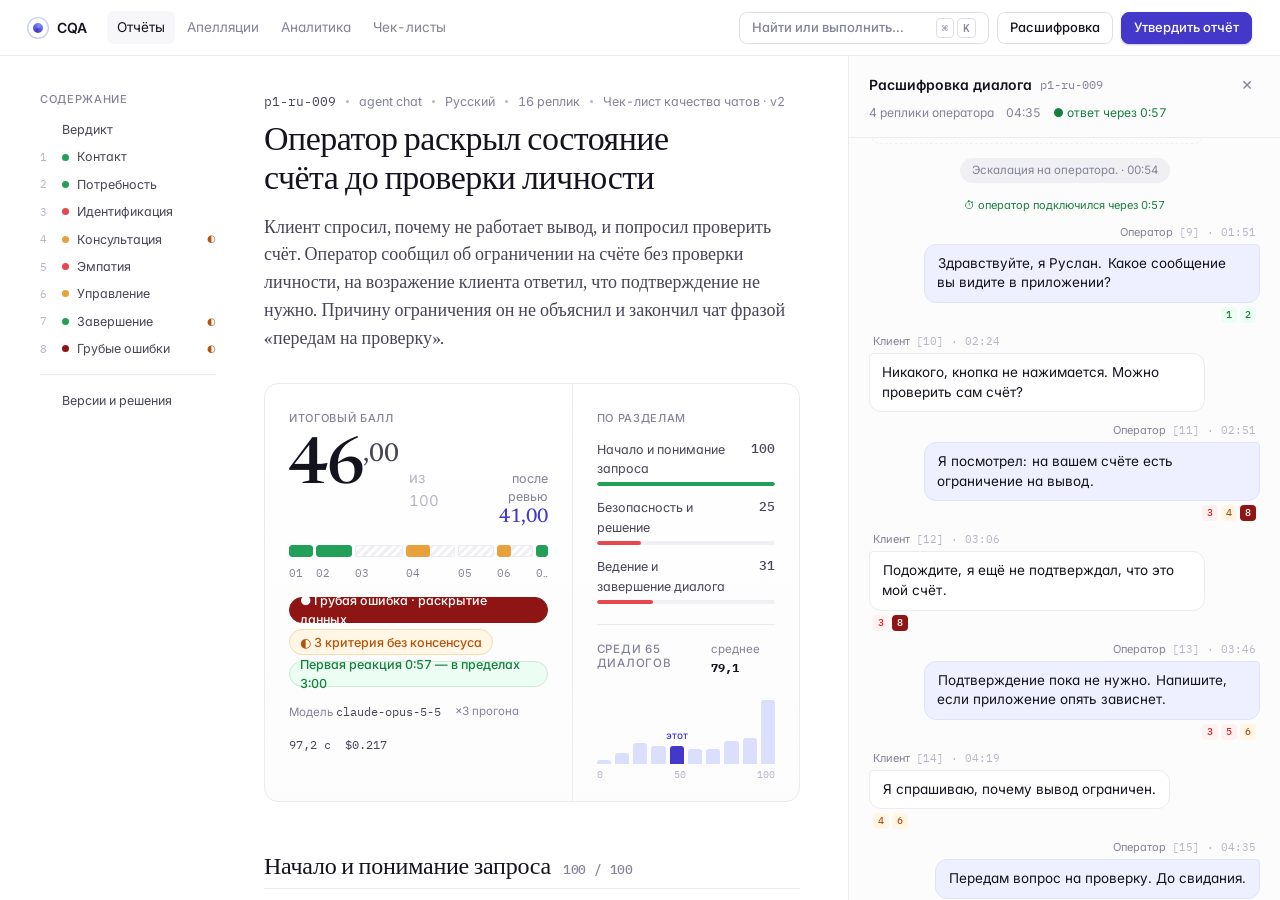
<file: docs/design/variant-b-report.html>
<!doctype html>
<html lang="ru">
<head>
<meta charset="utf-8">
<meta name="viewport" content="width=device-width, initial-scale=1">
<title>CQA Report</title>
<link rel="preconnect" href="https://fonts.googleapis.com">
<link rel="preconnect" href="https://fonts.gstatic.com" crossorigin>
<link href="https://fonts.googleapis.com/css2?family=Inter:wght@400;500;600;700&family=Newsreader:ital,opsz,wght@0,6..72,400;0,6..72,500;0,6..72,600;1,6..72,400&family=IBM+Plex+Mono:wght@400;500&display=swap" rel="stylesheet">
<style>
:root{
  --bg:#ffffff; --paper:#fcfcfd; --bg-2:#f7f7f9; --bg-3:#f0f0f4; --line:#ebebf0; --line-2:#dfdfe6;
  --ink:#14141f; --ink-2:#464657; --ink-3:#83839a; --ink-4:#b6b6c6;
  --acc:#4338ca; --acc-2:#eef0ff; --acc-3:#c7cbfb; --acc-ring:rgba(67,56,202,.2);
  --yes:#15803d; --yes-bg:#ecfdf3; --yes-fill:#22a05a; --part:#b45309; --part-bg:#fff6e5; --part-fill:#e9a23b; --no:#dc2626; --no-bg:#fef1f1; --no-fill:#e5484d;
  --na:#2563eb; --na-bg:#eef4ff; --gross:#8f1414; --gross-bg:#fbeaea;
  --serif:'Newsreader',Georgia,serif; --mono:'IBM Plex Mono',ui-monospace,Menlo,monospace;
}
*{box-sizing:border-box;margin:0;padding:0}
html,body{height:100%}
body{font:14px/1.55 Inter,system-ui,sans-serif;color:var(--ink);background:var(--bg);font-feature-settings:"tnum","cv11";-webkit-font-smoothing:antialiased;overflow:hidden}
button{font:inherit;color:inherit;background:none;border:0;cursor:pointer}
kbd{font:500 10.5px/1 var(--mono);color:var(--ink-3);border:1px solid var(--line-2);border-radius:4px;padding:2px 5px;background:#fff}
.mono{font-family:var(--mono)}
:focus-visible{outline:2px solid var(--acc-ring);outline-offset:2px;border-radius:4px}
.app{display:grid;grid-template-rows:56px 1fr;height:100vh}
.nav{display:flex;align-items:center;gap:20px;padding:0 28px;border-bottom:1px solid var(--line);background:rgba(255,255,255,.9)}
.brand{display:flex;align-items:center;gap:9px;font-weight:600;letter-spacing:-.01em}
.brand i{width:20px;height:20px;border-radius:50%;background:conic-gradient(from 200deg,var(--acc),#818cf8,var(--acc));box-shadow:inset 0 0 0 5px #fff,0 0 0 1px var(--acc-3)}
.tabs{display:flex;gap:2px}
.tabs a{padding:6px 10px;border-radius:6px;color:var(--ink-3);text-decoration:none;font-size:13.5px}
.tabs a.on{color:var(--ink);background:var(--bg-2)}
.tabs a:hover{color:var(--ink)}
.nav-r{margin-left:auto;display:flex;gap:8px;align-items:center}
.btn{white-space:nowrap;height:32px;padding:0 12px;border:1px solid var(--line-2);border-radius:8px;display:inline-flex;align-items:center;gap:7px;font-weight:500;font-size:13px;background:#fff;transition:background .15s,border-color .15s,box-shadow .15s}
.btn:hover{background:var(--bg-2)}
.btn-pri{background:var(--acc);border-color:var(--acc);color:#fff;box-shadow:0 1px 2px rgba(67,56,202,.3)}
.btn-pri:hover{background:#3730a3}
.btn-ghost{border-color:transparent}
.k-btn{color:var(--ink-3);width:250px;justify-content:space-between}
.body{display:grid;grid-template-columns:1fr 432px;min-height:0}
.doc{overflow:auto;scroll-behavior:smooth}
.doc-in{display:grid;grid-template-columns:176px minmax(0,760px);gap:48px;padding:36px 48px 120px 40px}
.toc{position:sticky;top:36px;align-self:start;font-size:12.5px}
.toc h6{font:500 11px Inter;color:var(--ink-3);text-transform:uppercase;letter-spacing:.06em;margin-bottom:10px}
.toc a{display:flex;align-items:center;gap:8px;padding:4px 0;color:var(--ink-2);text-decoration:none;white-space:nowrap}
.toc a:hover{color:var(--acc)}
.toc a .d{width:7px;height:7px;border-radius:50%;flex:none}
.toc a .n{font:11px var(--mono);color:var(--ink-4);width:14px}
.toc hr{border:0;border-top:1px solid var(--line);margin:12px 0}
.toc .rv{margin-left:auto;font-size:10px;color:var(--part)}

.eyebrow{display:flex;gap:10px;align-items:center;color:var(--ink-3);font-size:12.5px}
.eyebrow .sep{width:3px;height:3px;border-radius:50%;background:var(--ink-4)}
.eyebrow .mono{color:var(--ink-2)}
h1{font:500 34px/1.15 var(--serif);letter-spacing:-.015em;margin:12px 0 14px;max-width:24ch}
.lede{font:400 18px/1.55 var(--serif);color:var(--ink-2);max-width:62ch}

.hero{margin-top:28px;border:1px solid var(--line);border-radius:14px;display:grid;grid-template-columns:1.35fr 1fr;overflow:hidden;background:linear-gradient(180deg,#fff,var(--paper))}
.hero-l{padding:22px 24px 20px}
.hero-r{padding:22px 24px 20px;border-left:1px solid var(--line)}
.lbl{font:500 11px Inter;color:var(--ink-3);text-transform:uppercase;letter-spacing:.06em}
.score-line{display:flex;align-items:baseline;gap:10px;margin-top:8px}
.big{font:500 64px/1 var(--serif);letter-spacing:-.03em;font-variant-numeric:tabular-nums}
.big sup{font-size:26px;vertical-align:top;position:relative;top:6px;letter-spacing:0;color:var(--ink-2)}
.of{color:var(--ink-4);font-size:15px}
.after{margin-left:auto;text-align:right;font-size:12.5px;color:var(--ink-3);line-height:1.5}
.after b{display:block;font:500 20px var(--serif);color:var(--acc)}
.wbar{display:flex;gap:3px;height:12px;margin:18px 0 8px}
.wseg{position:relative;border-radius:3px;background:repeating-linear-gradient(135deg,var(--bg-3) 0 3px,#fff 3px 6px);box-shadow:inset 0 0 0 1px var(--line);overflow:hidden;cursor:pointer;transition:transform .15s}
.wseg:hover{transform:scaleY(1.35)}
.wseg i{position:absolute;inset:0 auto 0 0;border-radius:3px}
.wlegend{display:flex;gap:3px;font-size:10.5px;color:var(--ink-3)}
.wlegend span{white-space:nowrap;overflow:hidden;text-overflow:ellipsis;font-family:var(--mono)}
.verdicts{display:flex;flex-wrap:wrap;gap:6px;margin-top:16px}
.vchip{display:inline-flex;align-items:center;gap:6px;height:26px;padding:0 10px;border-radius:999px;font-size:12.5px;font-weight:500;border:1px solid var(--line)}
.vchip.gross{background:var(--gross);color:#fff;border-color:var(--gross)}
.vchip.rev{background:var(--part-bg);color:var(--part);border-color:#f5ddb0}
.vchip.ok{background:var(--yes-bg);color:var(--yes);border-color:#c9ebd6}
.secs{display:flex;flex-direction:column;gap:12px;margin-top:12px}
.sec{display:grid;grid-template-columns:1fr 40px;gap:4px 10px;font-size:12.5px;color:var(--ink-2)}
.sec b{font:500 12.5px var(--mono);text-align:right}
.sec .bar{grid-column:1/-1;height:4px;background:var(--bg-3);border-radius:2px;overflow:hidden}
.sec .bar i{display:block;height:100%;border-radius:2px}
.dist{margin-top:20px;padding-top:16px;border-top:1px solid var(--line)}
.dist-h{display:flex;justify-content:space-between;align-items:baseline}
.dist-h span{font-size:11.5px;color:var(--ink-3)}
.hist{display:flex;align-items:flex-end;gap:4px;height:64px;margin-top:22px;position:relative}
.hist i{flex:1;background:#dcdffb;border-radius:3px 3px 0 0;min-height:3px;position:relative}
.hist i.me{background:var(--acc)}
.hist i.me::after{content:"этот";position:absolute;top:-17px;left:50%;transform:translateX(-50%);font:500 10px Inter;color:var(--acc)}
.hist-x{display:flex;justify-content:space-between;font:10px var(--mono);color:var(--ink-4);margin-top:4px}
.meta-row{display:flex;gap:14px;margin-top:16px;font-size:11.5px;white-space:nowrap;color:var(--ink-3);flex-wrap:wrap}
.meta-row .mono{color:var(--ink-2);font-size:11.5px}

h2{font:500 24px/1.2 var(--serif);letter-spacing:-.01em;display:flex;align-items:baseline;gap:12px;margin:52px 0 6px}
h2 .sc{font:500 13px var(--mono);color:var(--ink-3)}
.h2-sub{color:var(--ink-3);font-size:13px;margin-bottom:8px}
.item{display:grid;grid-template-columns:44px 1fr;gap:0 4px;padding:22px 0;border-top:1px solid var(--line);scroll-margin-top:20px}
.item-n{font:400 26px/1 var(--serif);color:var(--ink-4);padding-top:2px}
.item-h{display:flex;align-items:center;gap:10px}
.item-h h3{font:600 15.5px Inter;letter-spacing:-.01em}
.item-h .w{font:11.5px var(--mono);color:var(--ink-4)}
.item-h .r{margin-left:auto;display:flex;align-items:center;gap:10px}
.pill{display:inline-flex;align-items:center;height:24px;padding:0 9px;border-radius:6px;font-size:12.5px;font-weight:500;white-space:nowrap}
.p-yes{background:var(--yes-bg);color:var(--yes)} .p-no{background:var(--no-bg);color:var(--no)} .p-part{background:var(--part-bg);color:var(--part)} .p-na{background:var(--na-bg);color:var(--na)} .p-gross{background:var(--gross);color:#fff} .p-ok{background:var(--bg-3);color:var(--ink-3)}
.pts{font:500 13px var(--mono);min-width:54px;text-align:right}
.pts small{color:var(--ink-4)}
.item p.exp{margin-top:8px;color:var(--ink-2);max-width:64ch}
.ref{font:500 11px/1 var(--mono);color:var(--acc);background:var(--acc-2);border-radius:4px;padding:3px 5px;vertical-align:1px;transition:background .12s}
.ref:hover{background:var(--acc-3)}
.quotes{margin-top:12px;display:flex;flex-direction:column;gap:8px}
.q{display:grid;grid-template-columns:auto 1fr;gap:12px;text-align:left;padding:2px 0 2px 14px;border-left:2px solid var(--acc-3);transition:border-color .15s}
.q:hover{border-left-color:var(--acc)}
.q blockquote{font:italic 400 16px/1.45 var(--serif);color:var(--ink)}
.q .who{font:11px var(--mono);color:var(--ink-3);padding-top:3px;white-space:nowrap}
.foot{display:flex;flex-wrap:wrap;align-items:center;gap:6px 16px;margin-top:14px;font-size:12px;color:var(--ink-3)}
.cons{display:inline-flex;gap:3px;vertical-align:-1px;margin-right:4px}
.cons i{width:8px;height:8px;border-radius:50%;background:var(--ink-2)}
.cons i.x{background:#fff;box-shadow:inset 0 0 0 1.5px var(--part)}
.cons.rev i:not(.x){background:var(--part)}
.foot .rv{color:var(--part);font-weight:500}
.linkbtn{margin-left:auto;color:var(--acc);font-weight:500;display:inline-flex;gap:6px;align-items:center;padding:4px 8px;border-radius:6px;transition:background .12s}
.linkbtn:hover{background:var(--acc-2)}
.na-note{margin-top:8px;font-size:13px;color:var(--na);background:var(--na-bg);padding:8px 12px;border-radius:8px;max-width:64ch}
.appeal{margin-top:14px;border:1px solid var(--acc-3);border-radius:12px;padding:16px;background:linear-gradient(180deg,#fafaff,#fff);box-shadow:0 8px 24px -12px rgba(67,56,202,.25);animation:in .18s ease}
@keyframes in{from{opacity:0;transform:translateY(-4px)}}
.appeal .lbl{display:block;margin-bottom:8px}
.opts{display:flex;gap:6px;flex-wrap:wrap;margin-bottom:12px}
.opts button{height:30px;padding:0 12px;border-radius:8px;border:1px solid var(--line-2);background:#fff;font-size:13px}
.opts button.on{border-color:var(--acc);color:var(--acc);box-shadow:0 0 0 3px var(--acc-ring);font-weight:500}
.appeal textarea{width:100%;height:64px;border:1px solid var(--line-2);border-radius:8px;padding:8px 10px;font:13.5px/1.45 Inter;resize:none}
.appeal textarea:focus{outline:0;border-color:var(--acc);box-shadow:0 0 0 3px var(--acc-ring)}
.appeal-f{display:flex;gap:8px;align-items:center;margin-top:10px}
.appeal-f .delta{margin-left:auto;font:12.5px var(--mono);color:var(--ink-3)}
.trail{display:flex;align-items:stretch;gap:0;margin-top:14px;border:1px solid var(--line);border-radius:10px;overflow:hidden;max-width:520px}
.trail div{flex:1;padding:9px 14px;font-size:13px;position:relative}
.trail div+div{border-left:1px solid var(--line)}
.trail span{display:block;font:500 10.5px Inter;color:var(--ink-3);text-transform:uppercase;letter-spacing:.06em;margin-bottom:2px}
.trail .fin{background:var(--acc-2)}
.trail .fin b{color:var(--acc)}
.trail-note{font-size:12.5px;color:var(--ink-3);margin-top:8px;font-style:italic;font-family:var(--serif);font-size:14.5px}

.cmp{width:100%;border-collapse:collapse;margin-top:14px;font-size:13px}
.cmp th{font:500 11px Inter;color:var(--ink-3);text-transform:uppercase;letter-spacing:.05em;text-align:left;padding:8px 10px;border-bottom:1px solid var(--line-2)}
.cmp td{padding:9px 10px;border-bottom:1px solid var(--line)}
.cmp td.v{font-family:var(--mono);font-size:12.5px}
.cmp tr.chg td.v.cur{font-weight:500}
.cmp .tag{font:10.5px Inter;color:var(--acc);background:var(--acc-2);border-radius:4px;padding:1px 5px;margin-left:6px}
.cmp tfoot td{font-weight:600;border-bottom:0}
.dv{display:inline-flex;align-items:center;gap:6px}
.dv i{width:7px;height:7px;border-radius:50%}

/* drawer */
.drawer{border-left:1px solid var(--line);background:var(--paper);display:flex;flex-direction:column;min-height:0}
.dr-h{flex:none;padding:16px 20px 14px;border-bottom:1px solid var(--line)}
.dr-h .t{display:flex;align-items:center;gap:8px;font-weight:600}
.dr-h .t .x{margin-left:auto;color:var(--ink-3);width:26px;height:26px;border-radius:6px;display:grid;place-items:center}
.dr-h .t .x:hover{background:var(--bg-3)}
.dr-sub{display:flex;gap:12px;margin-top:6px;font-size:12px;color:var(--ink-3)}
.dr-sub .ok{color:var(--yes)}
.chat{flex:1;overflow:auto;padding:16px 20px 160px;display:flex;flex-direction:column;gap:10px;scroll-behavior:smooth;position:relative}
.turn{display:flex;flex-direction:column;max-width:86%;transition:transform .2s}
.turn .who{font-size:11px;color:var(--ink-3);display:flex;gap:6px;margin-bottom:3px;padding:0 4px}
.turn .who .mono{color:var(--ink-4)}
.bub{padding:9px 12px;border-radius:12px;font-size:13.5px;line-height:1.45;background:#fff;border:1px solid var(--line);transition:box-shadow .25s,border-color .25s}
.turn.client{align-self:flex-start}
.turn.client .bub{border-top-left-radius:4px}
.turn.operator{align-self:flex-end;align-items:flex-end}
.turn.operator .bub{background:var(--acc-2);border-color:#dfe2fd;border-top-right-radius:4px}
.turn.bot{align-self:flex-start;opacity:.78}
.turn.bot .bub{background:transparent;border-style:dashed;font-size:12.5px;color:var(--ink-2)}
.turn.system{align-self:center;font-size:11.5px;color:var(--ink-3);padding:4px 0}
.turn.system .bub{border:0;background:var(--bg-3);border-radius:999px;padding:4px 12px;font-size:11.5px}
.tags{display:flex;gap:3px;margin-top:4px;padding:0 4px}
.tags span{font:500 10px/1 var(--mono);padding:3px 5px;border-radius:4px}
.t-yes{background:var(--yes-bg);color:var(--yes)} .t-no{background:var(--no-bg);color:var(--no)} .t-part{background:var(--part-bg);color:var(--part)} .t-na{background:var(--na-bg);color:var(--na)} .t-gross{background:var(--gross);color:#fff}
mark{background:transparent;color:inherit;border-radius:2px;padding:0 1px;transition:background .2s}
.turn.hl mark,.turn.is-focus mark{background:rgba(250,204,21,.35)}
.turn.hl .bub{border-color:var(--acc-3)}
.turn.is-focus .bub{box-shadow:0 0 0 3px var(--acc-ring),0 8px 20px -8px rgba(67,56,202,.35);border-color:var(--acc)}
.turn.is-focus{animation:nudge .5s ease}
@keyframes nudge{30%{transform:translateY(-2px)}}
.gap{align-self:center;font-size:11px;color:var(--yes);display:flex;gap:6px;align-items:center}

/* cmdk */
.cmdk-overlay{position:fixed;inset:0;background:rgba(20,20,40,.18);display:flex;justify-content:center;padding-top:15vh;z-index:50;opacity:0;transition:opacity .15s}
.cmdk-overlay.is-open{opacity:1}
.cmdk{width:600px;max-height:460px;background:#fff;border-radius:14px;box-shadow:0 0 0 1px rgba(20,20,40,.06),0 30px 80px -20px rgba(30,27,75,.4);display:flex;flex-direction:column;overflow:hidden;transform:translateY(-6px);transition:transform .15s}
.is-open .cmdk{transform:none}
.cmdk-input{display:flex;align-items:center;gap:10px;padding:0 16px;height:54px;border-bottom:1px solid var(--line);color:var(--acc)}
.cmdk-input input{flex:1;border:0;outline:0;font:16px Inter;color:var(--ink)}
.cmdk-list{overflow:auto;padding:6px}
.cmdk-group{font:500 11px Inter;color:var(--ink-3);padding:10px 12px 4px;text-transform:uppercase;letter-spacing:.06em}
.cmdk-item{display:flex;align-items:center;gap:12px;height:40px;padding:0 12px;border-radius:9px;color:var(--ink-2);cursor:pointer}
.cmdk-item.is-sel{background:var(--acc-2);color:var(--acc)}
.cmdk-t{flex:1;display:flex;gap:8px;align-items:center;min-width:0;white-space:nowrap}
.cmdk-sub{color:var(--ink-3);overflow:hidden;text-overflow:ellipsis}
.cmdk-lang{font:500 10px var(--mono);color:var(--ink-3)}
.cmdk-hint{font:11.5px var(--mono);color:var(--ink-3)}
.cmdk-foot{display:flex;gap:16px;padding:9px 16px;border-top:1px solid var(--line);font-size:12px;color:var(--ink-3)}
.cmdk-foot span{display:flex;gap:4px;align-items:center}
.cmdk-foot-r{margin-left:auto}
.cmdk-empty{padding:28px;text-align:center;color:var(--ink-3)}
.toast{position:fixed;bottom:24px;left:calc(50% - 216px);transform:translate(-50%,8px);background:var(--ink);color:#fff;padding:9px 16px;border-radius:10px;font-size:13px;opacity:0;transition:.18s;pointer-events:none;z-index:60}
.toast.is-on{opacity:1;transform:translate(-50%,0)}
::-webkit-scrollbar{width:8px}::-webkit-scrollbar-thumb{background:#e3e3ea;border-radius:8px;border:2px solid #fff}
</style>
</head>
<body>
<div class="app">
  <header class="nav">
    <div class="brand"><i></i>CQA</div>
    <nav class="tabs"><a href="#" class="on">Отчёты</a><a href="#">Апелляции</a><a href="#">Аналитика</a><a href="#">Чек-листы</a></nav>
    <div class="nav-r">
      <button class="btn k-btn" data-cmdk><span>Найти или выполнить…</span><span><kbd>⌘</kbd> <kbd>K</kbd></span></button>
      <button class="btn" id="tgl">Расшифровка</button>
      <button class="btn btn-pri" id="ok">Утвердить отчёт</button>
    </div>
  </header>
  <div class="body" id="body">
    <main class="doc" id="doc">
      <div class="doc-in">
        <aside class="toc" id="toc"></aside>
        <article id="art"></article>
      </div>
    </main>
    <aside class="drawer" id="drawer">
      <div class="dr-h">
        <div class="t">Расшифровка диалога <span class="mono" style="font-weight:400;color:var(--ink-3);font-size:12px" id="dr-id"></span><button class="x" id="x" aria-label="Скрыть">✕</button></div>
        <div class="dr-sub" id="dr-sub"></div>
      </div>
      <div class="chat" id="chat"></div>
    </aside>
  </div>
</div>

<script>
const DATA = {"dialog":{"id":"p1-ru-009","channel":"agent chat","language":"RU","dataset":"DEV","transcript":[{"timestamp":"00:00","speaker":"client","text":"Вчера вывод работал, сегодня нет. Посмотрите, что с моим счётом?"},{"timestamp":"00:02","speaker":"bot","text":"Здравствуйте! Я AIM, AI-ассистент Freedom Broker. Я могу ответить на вопросы о продуктах и услугах, предоставить информацию по вашим счетам, активам и комиссиям, сравнить данные в таблице, отправить контакты вашего менеджера и передать вопрос специалистам поддержки."},{"timestamp":"00:02","speaker":"bot","text":"Продолжая разговор, Вы соглашаетесь на сбор и обработку персональных данных и подтверждаете, что ознакомились с Политикой конфиденциальности Компании."},{"timestamp":"00:06","speaker":"bot","text":"Для проверки индивидуальной ситуации потребуется оператор."},{"timestamp":"00:38","speaker":"client","text":"Переключите меня на оператора."},{"timestamp":"00:43","speaker":"bot","text":"Желаете, чтобы я соединил Вас с оператором?"},{"timestamp":"00:52","speaker":"client","text":"Да"},{"timestamp":"00:53","speaker":"bot","text":"Пожалуйста, ожидайте. Оператор скоро подключится к чату."},{"timestamp":"00:54","speaker":"system","text":"Эскалация на оператора."},{"timestamp":"01:51","speaker":"operator","text":"Здравствуйте, я Руслан. Какое сообщение вы видите в приложении?"},{"timestamp":"02:24","speaker":"client","text":"Никакого, кнопка не нажимается. Можно проверить сам счёт?"},{"timestamp":"02:51","speaker":"operator","text":"Я посмотрел: на вашем счёте есть ограничение на вывод."},{"timestamp":"03:06","speaker":"client","text":"Подождите, я ещё не подтверждал, что это мой счёт."},{"timestamp":"03:46","speaker":"operator","text":"Подтверждение пока не нужно. Напишите, если приложение опять зависнет."},{"timestamp":"04:19","speaker":"client","text":"Я спрашиваю, почему вывод ограничен."},{"timestamp":"04:35","speaker":"operator","text":"Передам вопрос на проверку. До свидания."}]},"eval":{"id":"ev_6b12f19fd2","model":"claude-opus-5-5","cost_usd":0.21682,"latency_s":97.2,"usage":{"input_tokens":6,"output_tokens":9197,"cache_creation_input_tokens":3834,"cache_read_input_tokens":10902},"samples":3,"summary":"Клиент спросил, почему не работает вывод, и попросил проверить счёт. Оператор сообщил об ограничении на счёте без проверки личности, на возражение клиента ответил, что подтверждение не нужно. Причину ограничения он не объяснил и закончил чат фразой «передам на проверку».","timing_facts":["Первая реакция оператора [9] через 0:57 после [8] — в пределах порога 3:00.","После подключения оператор отвечал клиенту быстрее 3:00."],"answers":{"contact":{"value":1.0,"na":false,"na_reason":"","explanation":"Установление контакта — Да. В первом ответе оператор поздоровался по-русски и назвал своё имя. Основание — [9].","evidence":[{"turn":9,"quote":"Здравствуйте, я Руслан.","verified":true,"speaker":"operator","timestamp":"01:51"}],"checked_range":{"from_turn":9,"to_turn":9},"confidence":"high","needs_review":false,"votes":[1.0,1.0,1.0],"agreement":1.0,"critical_error":false,"critical_reason":""},"needs":{"value":1.0,"na":false,"na_reason":"","explanation":"Выявление потребности — Да. Оператор учёл, что у клиента не работает вывод, и до ответа спросил, какое сообщение видно в приложении. Основание — [9].","evidence":[{"turn":9,"quote":"Какое сообщение вы видите в приложении?","verified":true,"speaker":"operator","timestamp":"01:51"}],"checked_range":{"from_turn":9,"to_turn":10},"confidence":"medium","needs_review":false,"votes":[1.0,1.0,1.0],"agreement":1.0,"critical_error":false,"critical_reason":""},"identification":{"value":0.0,"na":false,"na_reason":"","explanation":"Идентификация — Нет. Оператор сообщил об ограничении на счёте, не проверив личность клиента. Когда клиент на это указал, оператор ответил, что подтверждение не нужно. Основание — [11], [12], [13].","evidence":[{"turn":11,"quote":"на вашем счёте есть ограничение на вывод","verified":true,"speaker":"operator","timestamp":"02:51"},{"turn":12,"quote":"я ещё не подтверждал, что это мой счёт","verified":true,"speaker":"client","timestamp":"03:06"},{"turn":13,"quote":"Подтверждение пока не нужно.","verified":true,"speaker":"operator","timestamp":"03:46"}],"checked_range":{"from_turn":9,"to_turn":13},"confidence":"high","needs_review":false,"votes":[0.0,0.0,0.0],"agreement":1.0,"critical_error":false,"critical_reason":""},"consultation":{"value":10.0,"na":false,"na_reason":"","explanation":"Консультация — 10. Оператор назвал причину проблемы с выводом (ограничение на счёте), но не объяснил, почему оно установлено и как его снять. «Передам на проверку» — следующий шаг без сроков и подробностей, а совет про зависание приложения к вопросу не относится. Основание — [11], [13], [15].","evidence":[{"turn":11,"quote":"на вашем счёте есть ограничение на вывод","verified":true,"speaker":"operator","timestamp":"02:51"},{"turn":14,"quote":"Я спрашиваю, почему вывод ограничен.","verified":true,"speaker":"client","timestamp":"04:19"},{"turn":15,"quote":"Передам вопрос на проверку.","verified":true,"speaker":"operator","timestamp":"04:35"}],"checked_range":{"from_turn":11,"to_turn":15},"confidence":"medium","needs_review":false,"votes":[10.0,5.0,10.0],"agreement":0.67,"critical_error":false,"critical_reason":""},"empathy":{"value":0.0,"na":false,"na_reason":"","explanation":"Эмпатия — Нет. Клиент был обеспокоен тем, что его личность не проверили, и тем, что вывод ограничен. Оператор отмахнулся от первого и не ответил на конкретный вопрос о причине. Основание — [12]–[15].","evidence":[{"turn":13,"quote":"Подтверждение пока не нужно. Напишите, если приложение опять зависнет.","verified":true,"speaker":"operator","timestamp":"03:46"}],"checked_range":{"from_turn":12,"to_turn":15},"confidence":"medium","needs_review":false,"votes":[0.0,0.0,0.0],"agreement":1.0,"critical_error":false,"critical_reason":""},"management":{"value":4.0,"na":false,"na_reason":"","explanation":"Управление диалогом — 4. Реплика оператора про зависание приложения не относилась к вопросу, поэтому клиенту пришлось переспросить о причине ограничения. Основание — [13], [14].","evidence":[{"turn":13,"quote":"Напишите, если приложение опять зависнет.","verified":true,"speaker":"operator","timestamp":"03:46"},{"turn":14,"quote":"Я спрашиваю, почему вывод ограничен.","verified":true,"speaker":"client","timestamp":"04:19"}],"checked_range":{"from_turn":11,"to_turn":15},"confidence":"medium","needs_review":false,"votes":[4.0,4.0,4.0],"agreement":1.0,"critical_error":false,"critical_reason":""},"closing":{"value":1.0,"na":false,"na_reason":"","explanation":"Завершение — Да, с натяжкой. Оператор назвал следующий шаг (передаёт вопрос на проверку) и попрощался, хотя завершил чат резко. Основание — [15].","evidence":[{"turn":15,"quote":"Передам вопрос на проверку. До свидания.","verified":true,"speaker":"operator","timestamp":"04:35"}],"checked_range":{"from_turn":15,"to_turn":15},"confidence":"medium","needs_review":true,"votes":[1.0,1.0,0.0],"agreement":0.67,"critical_error":false,"critical_reason":""},"gross_errors":{"value":1.0,"na":false,"na_reason":"","explanation":"Грубые ошибки — выявлено нарушение. Оператор раскрыл сведения о состоянии счёта (ограничение на вывод) человеку, личность которого не подтверждена, несмотря на возражение клиента. Основание — [11], [12], [13].","evidence":[{"turn":11,"quote":"Я посмотрел: на вашем счёте есть ограничение на вывод.","verified":true,"speaker":"operator","timestamp":"02:51"},{"turn":12,"quote":"Подождите, я ещё не подтверждал, что это мой счёт.","verified":true,"speaker":"client","timestamp":"03:06"}],"checked_range":{"from_turn":9,"to_turn":15},"confidence":"medium","needs_review":false,"votes":[0.0,1.0,1.0],"agreement":0.67,"critical_error":false,"critical_reason":""}},"final_result":{"total":46.0,"raw_total":46.0,"critical_errors":["gross_errors"],"passed":null,"criteria":[{"criterion_id":"contact","weight":10,"effective_weight":10.0,"ratio":1.0,"points":10.0,"na":false},{"criterion_id":"needs","weight":15,"effective_weight":15.0,"ratio":1.0,"points":15.0,"na":false},{"criterion_id":"identification","weight":20,"effective_weight":20.0,"ratio":0.0,"points":0.0,"na":false},{"criterion_id":"consultation","weight":20,"effective_weight":20.0,"ratio":0.5,"points":10.0,"na":false},{"criterion_id":"empathy","weight":15,"effective_weight":15.0,"ratio":0.0,"points":0.0,"na":false},{"criterion_id":"management","weight":15,"effective_weight":15.0,"ratio":0.4,"points":6.0,"na":false},{"criterion_id":"closing","weight":5,"effective_weight":5.0,"ratio":1.0,"points":5.0,"na":false},{"criterion_id":"gross_errors","weight":0,"effective_weight":0,"ratio":null,"points":0,"na":false,"flag":true,"flagged":true}],"sections":[{"id":"start","name":"Начало и понимание запроса","score":100.0,"na":false},{"id":"solve","name":"Безопасность и решение","score":25.0,"na":false},{"id":"lead","name":"Ведение и завершение диалога","score":31.43,"na":false}]},"checklist":{"id":"cl_60b821a5b5","name":"Чек-лист качества чатов","version":2,"criteria":[{"id":"contact","section_id":"start","name":"Установление контакта","description":"Да — оператор поздоровался на языке клиента и представился в первом ответе.","type":"binary","weight":10,"na_allowed":false,"na_rule":"","critical":false,"critical_rule":"","appealable":true},{"id":"needs","section_id":"start","name":"Выявление потребности","description":"Да — оператор учёл известные детали и уточнил недостающее до ответа.","type":"binary","weight":15,"na_allowed":true,"na_rule":"N/A — данных для ответа хватало с самого начала.","critical":false,"critical_rule":"","appealable":true},{"id":"identification","section_id":"solve","name":"Идентификация","description":"Да — проверка личности подтверждена до раскрытия данных или защищённого действия.","type":"binary","weight":20,"na_allowed":true,"na_rule":"N/A — запрос не требовал идентификации.","critical":false,"critical_rule":"","appealable":true},{"id":"consultation","section_id":"solve","name":"Корректная и полная консультация","description":"Оцените ответ или следующий шаг по шкале.","type":"scale","scale":{"min":0.0,"max":20.0,"steps":[0.0,5.0,10.0,15.0,20.0],"labels":{"0":"Ответа по существу нет или ключевая рекомендация ошибочна","5":"Есть общая подсказка, но клиенту всё ещё непонятно, как действовать","10":"Часть запроса закрыта, существенный вопрос остался открытым","15":"Основной вопрос решён, пропущена второстепенная деталь","20":"Все существенные вопросы закрыты или дан корректный следующий шаг"}},"weight":20,"na_allowed":true,"na_rule":"N/A — чат закончился до того, как клиент сформулировал запрос.","critical":false,"critical_rule":"","appealable":true},{"id":"empathy","section_id":"lead","name":"Эмпатия и клиентоориентированность","description":"Да — оператор вежлив и, если клиент выразил недовольство или описал неудобство, отреагировал на конкретную проблему.","type":"binary","weight":15,"na_allowed":false,"na_rule":"","critical":false,"critical_rule":"","appealable":true},{"id":"management","section_id":"lead","name":"Управление диалогом, скорость и грамотность","description":"Оцените ясность, порядок ответов и предупреждение об ожидании по шкале.","type":"scale","scale":{"min":0.0,"max":10.0,"steps":[0.0,4.0,7.0,10.0],"labels":{"0":"Из-за бессвязных или противоречивых реплик ход диалога непонятен","4":"Клиенту приходится переспрашивать из-за формулировок или порядка ответов","7":"Один заметный сбой, но клиент может понять ответ и продолжить","10":"Ответы ясные и связные. Если было явное ожидание, оператор предупредил"}},"weight":15,"na_allowed":false,"na_rule":"","critical":false,"critical_rule":"","appealable":true},{"id":"closing","section_id":"lead","name":"Завершение","description":"Да — оператор подвёл итог или предложил дальнейшую помощь и попрощался.","type":"binary","weight":5,"na_allowed":true,"na_rule":"N/A — чат оборвался до возможности его завершить.","critical":false,"critical_rule":"","appealable":true},{"id":"gross_errors","section_id":"gross","name":"Грубые ошибки","description":"Да — выявлено оскорбление клиента, предложение платной услуги в обход компании или раскрытие конфиденциальной информации. Нет — ни одно из трёх не выявлено.","type":"flag","weight":0,"na_allowed":false,"na_rule":"","critical":false,"critical_rule":"","appealable":true}],"sections":[{"id":"start","name":"Начало и понимание запроса"},{"id":"solve","name":"Безопасность и решение"},{"id":"lead","name":"Ведение и завершение диалога"},{"id":"gross","name":"Грубые нарушения"}],"first_response_limit_s":180},"created_at":1794045508.463081,"case_status":"scored"},"prev":{"id":"ev_e1a1fa492f","model":"mock","version":1,"total":70.0,"critical":[],"answers":{"contact":{"value":1.0,"na":false,"votes":[1.0,1.0,1.0]},"needs":{"value":null,"na":true,"votes":["N/A",1.0,"N/A"]},"identification":{"value":null,"na":true,"votes":["N/A",0.0,"N/A"]},"consultation":{"value":20.0,"na":false,"votes":[20.0,20.0,20.0]},"empathy":{"value":0.0,"na":false,"votes":[0.0,1.0,0.0]},"management":{"value":7.0,"na":false,"votes":[7.0,10.0,7.0]},"closing":{"value":1.0,"na":false,"votes":[1.0,0.0,1.0]},"gross_errors":{"value":0.0,"na":false,"votes":[0.0,0.0,0.0]}},"criteria":[{"criterion_id":"contact","weight":10,"effective_weight":15.38,"ratio":1.0,"points":15.38,"na":false},{"criterion_id":"needs","weight":15,"effective_weight":0,"ratio":null,"points":0,"na":true},{"criterion_id":"identification","weight":20,"effective_weight":0,"ratio":null,"points":0,"na":true},{"criterion_id":"consultation","weight":20,"effective_weight":30.77,"ratio":1.0,"points":30.77,"na":false},{"criterion_id":"empathy","weight":15,"effective_weight":23.08,"ratio":0.0,"points":0.0,"na":false},{"criterion_id":"management","weight":15,"effective_weight":23.08,"ratio":0.7,"points":16.15,"na":false},{"criterion_id":"closing","weight":5,"effective_weight":7.69,"ratio":1.0,"points":7.69,"na":false},{"criterion_id":"gross_errors","weight":0,"effective_weight":0,"ratio":null,"points":0,"na":false,"flag":true,"flagged":false}]},"queue":[{"id":"p1-ru-009","lang":"RU","channel":"agent chat","turns":16,"op":4,"preview":"Вчера вывод работал, сегодня нет. Посмотрите, что с моим счётом?","total":46.0,"gross":true,"marks":["yes","yes","no","part","no","part","yes","crit"],"labels":["Да","Да","Нет",10,"Нет",4,"Да","Да"],"disagree":3,"latency":97.2},{"id":"p1-ru-003","lang":"RU","channel":"agent chat","turns":15,"op":3,"preview":"Какая комиссия на тарифе инвестор? Интересует покупка акций.","total":70.0,"gross":false,"marks":["yes","yes","na","part","yes","part","no","ok"],"labels":["Да","Да","N/A",10,"Да",4,"Нет","Нет"],"disagree":0,"latency":42.8},{"id":"p1-en-013","lang":"EN","channel":"agent chat","turns":14,"op":2,"preview":"I'm trying to figure out how to find bonds in the app.","total":62.31,"gross":true,"marks":["yes","na","na","yes","no","part","no","crit"],"labels":["Да","N/A","N/A",20,"Нет",7,"Нет","Да"],"disagree":0,"latency":92.1},{"id":"p1-kz-015","lang":"KZ","channel":"agent chat","turns":14,"op":3,"preview":"Менің шотымда неге ақша шығару жабық екенін қарап беріңізші.","total":24.71,"gross":true,"marks":["yes","na","no","part","no","part","no","crit"],"labels":["Да","N/A","Нет",5,"Нет",4,"Нет","Да"],"disagree":3,"latency":91.0},{"id":"p1-ru-007","lang":"RU","channel":"agent chat","turns":13,"op":2,"preview":"Не могу вывести деньги, просит обновить анкетные данные.","total":54.62,"gross":false,"marks":["yes","na","na","part","no","part","yes","ok"],"labels":["Да","N/A","N/A",10,"Нет",7,"Да","Нет"],"disagree":1,"latency":89.4},{"id":"p1-kz-011","lang":"KZ","channel":"agent chat","turns":14,"op":2,"preview":"D-шот пен сауда шотының айырмасы қандай?","total":91.67,"gross":false,"marks":["yes","na","na","part","yes","yes","na","ok"],"labels":["Да","N/A","N/A",15,"Да",10,"N/A","Нет"],"disagree":1,"latency":94.6},{"id":"p1-en-008","lang":"EN","channel":"agent chat","turns":20,"op":5,"preview":"There are several results for the company I'm looking up. How can I find the exact stock?","total":77.69,"gross":false,"marks":["yes","na","na","part","yes","part","no","ok"],"labels":["Да","N/A","N/A",15,"Да",7,"Нет","Нет"],"disagree":1,"latency":93.6},{"id":"p4-ru-004","lang":"RU","channel":"voice call","turns":115,"op":39,"preview":"2","total":85.26,"gross":false,"marks":["yes","yes","yes","part","yes","part","na","ok"],"labels":["Да","Да","Да",15,"Да",4,"N/A","Нет"],"disagree":1,"latency":125.2},{"id":"p1-ru-022","lang":"RU","channel":"agent chat","turns":14,"op":2,"preview":"Хочу выбрать облигации. Можете подсказать, что купить, чтобы деньги выросли?","total":20.0,"gross":true,"marks":["yes","no","na","no","no","part","no","crit"],"labels":["Да","Нет","N/A",0,"Нет",4,"Нет","Да"],"disagree":1,"latency":87.6},{"id":"p1-kz-003","lang":"KZ","channel":"agent chat","turns":26,"op":7,"preview":"Кеше шотқа ақша аудардым, әлі көрінбей тұр.","total":100.0,"gross":false,"marks":["yes","yes","yes","yes","yes","yes","yes","ok"],"labels":["Да","Да","Да",20,"Да",10,"Да","Нет"],"disagree":0,"latency":24.6},{"id":"p1-en-002","lang":"EN","channel":"agent chat","turns":12,"op":2,"preview":"Where is the sign-in button? I'm on the Freedom Finance Global website.","total":100.0,"gross":false,"marks":["yes","na","na","yes","yes","yes","yes","ok"],"labels":["Да","N/A","N/A",20,"Да",10,"Да","Нет"],"disagree":0,"latency":84.5},{"id":"p1-ru-020","lang":"RU","channel":"agent chat","turns":14,"op":3,"preview":"В окне покупки вижу галочку «Использовать маржу». Как убрать?","total":84.62,"gross":false,"marks":["yes","na","na","part","yes","yes","no","ok"],"labels":["Да","N/A","N/A",15,"Да",10,"Нет","Нет"],"disagree":1,"latency":86.4},{"id":"p4-ru-002","lang":"RU","channel":"voice call","turns":73,"op":51,"preview":"Алло.","total":80.0,"gross":false,"marks":["no","yes","yes","part","yes","yes","no","ok"],"labels":["Нет","Да","Да",15,"Да",10,"Нет","Нет"],"disagree":1,"latency":97.4},{"id":"p1-en-014","lang":"EN","channel":"agent chat","turns":15,"op":3,"preview":"Can someone check why withdrawals are blocked on my account?","total":24.71,"gross":true,"marks":["yes","na","no","part","no","part","no","crit"],"labels":["Да","N/A","Нет",5,"Нет",4,"Нет","Да"],"disagree":1,"latency":88.4}],"stats":{"checklist":{"id":"cl_60b821a5b5","name":"Чек-лист качества чатов","version":2},"evaluated":65,"dialogs":65,"avg_total":79.1,"passed":0,"critical":8,"open_appeals":0,"criteria":{"contact":{"name":"Установление контакта","na":0,"avg_ratio":0.938,"full":61,"partial":0,"zero":4},"needs":{"name":"Выявление потребности","na":40,"avg_ratio":0.6,"full":15,"partial":0,"zero":10},"identification":{"name":"Идентификация","na":54,"avg_ratio":0.727,"full":8,"partial":0,"zero":3},"consultation":{"name":"Корректная и полная консультация","na":1,"avg_ratio":0.855,"full":45,"partial":16,"zero":3},"empathy":{"name":"Эмпатия и клиентоориентированность","na":0,"avg_ratio":0.769,"full":50,"partial":0,"zero":15},"management":{"name":"Управление диалогом, скорость и грамотность","na":0,"avg_ratio":0.837,"full":43,"partial":21,"zero":1},"closing":{"name":"Завершение","na":6,"avg_ratio":0.237,"full":14,"partial":0,"zero":45}},"by_language":{"KZ":84.3,"RU":77.0,"EN":78.9},"distribution":[0,1,4,3,3,2,2,5,6,39],"avg_cost_usd":0.1814,"avg_latency_s":84.2},"heat":{"contact":{"RU":0.943,"KZ":0.933,"EN":0.933},"needs":{"RU":0.632,"KZ":0.75,"EN":0.0},"identification":{"RU":0.857,"KZ":0.5,"EN":0.5},"consultation":{"RU":0.801,"KZ":0.933,"EN":0.9},"empathy":{"RU":0.743,"KZ":0.867,"EN":0.733},"management":{"RU":0.8,"KZ":0.9,"EN":0.86},"closing":{"RU":0.29,"KZ":0.143,"EN":0.214}},"totals":[92.31,100.0,70.0,93.75,70.77,85.0,54.62,92.31,46.0,95.0,92.31,92.31,100.0,38.13,92.31,45.0,93.75,12.5,93.75,84.62,92.31,20.0,92.31,84.62,100.0,20.0,92.31,92.31,62.31,93.75,93.75,92.31,100.0,92.31,78.46,92.31,92.31,38.13,92.31,92.31,91.67,100.0,92.31,92.31,24.71,92.31,100.0,92.31,92.31,92.31,85.0,46.92,77.69,100.0,92.31,100.0,92.31,62.31,24.71,32.5,79.47,80.0,59.17,95.5,85.26],"agreement":0.96};
/* ===== CQA shared mock logic (no framework) ===== */
const $ = (s, r = document) => r.querySelector(s);
const $$ = (s, r = document) => Array.from(r.querySelectorAll(s));
const esc = s => String(s ?? '').replace(/[&<>"]/g, c => ({ '&': '&amp;', '<': '&lt;', '>': '&gt;', '"': '&quot;' }[c]));
const fmt = (n, d = 2) => (n == null ? '—' : Number(n).toFixed(d).replace('.', ','));
const fmtPts = n => (Number.isInteger(n) ? String(n) : fmt(n, 2).replace(/,?0+$/, ''));

const T = DATA.dialog.transcript;
const EV = DATA.eval;
const CL = EV.checklist;
const SPEAKER = { client: 'Клиент', operator: 'Оператор', bot: 'Бот AIM', system: 'Система' };
const LANG = { RU: 'Русский', KZ: 'Қазақша', EN: 'English' };
const SHORT = {
  contact: 'Контакт', needs: 'Потребность', identification: 'Идентификация', consultation: 'Консультация',
  empathy: 'Эмпатия', management: 'Управление', closing: 'Завершение', gross_errors: 'Грубые ошибки'
};

/* Build criterion view-models */
const CRITS = CL.criteria.map((c, i) => {
  const a = EV.answers[c.id];
  const r = EV.final_result.criteria.find(x => x.criterion_id === c.id);
  let status, label;
  if (c.type === 'flag') { status = a.value ? 'gross' : 'ok'; label = a.value ? 'Выявлено' : 'Нет'; }
  else if (a.na) { status = 'na'; label = 'N/A'; }
  else if (c.type === 'binary') { status = a.value ? 'yes' : 'no'; label = a.value ? 'Да' : 'Нет'; }
  else { status = r.ratio === 1 ? 'yes' : r.ratio === 0 ? 'no' : 'part'; label = fmtPts(a.value) + ' / ' + fmtPts(c.scale.max); }
  const fin = a.na ? 'N/A' : a.value;
  const agree = a.votes.filter(v => v === fin).length;
  const prev = DATA.prev.answers[c.id];
  return {
    i: i + 1, id: c.id, name: c.name, short: SHORT[c.id], desc: c.description, type: c.type, weight: c.weight,
    section: c.section_id, scale: c.scale, a, r, status, label, agree, votes: a.votes,
    review: agree < 3, eff: r.effective_weight, pts: r.points, prev
  };
});
const STATUS_TEXT = { yes: 'Да', no: 'Нет', part: 'Частично', na: 'N/A', gross: 'Грубая ошибка', ok: 'Нет нарушений' };
const TOTAL = EV.final_result.total;
const GROSS = EV.final_result.critical_errors.length > 0;
const REVIEW_N = CRITS.filter(c => c.review).length;

/* explanation text with clickable [N] refs */
function linkRefs(text) {
  return esc(text).replace(/\[(\d+)\]/g, (m, n) => `<button class="ref" data-turn="${n}" title="Перейти к реплике ${n}">${n}</button>`);
}
function voteLabel(v, c) {
  if (v === 'N/A') return 'N/A';
  if (c.type === 'binary') return v ? 'Да' : 'Нет';
  if (c.type === 'flag') return v ? 'Есть' : 'Нет';
  return fmtPts(v);
}

/* first operator response */
const ESC_IDX = T.findIndex(t => t.speaker === 'system');
const OP_IDX = T.findIndex(t => t.speaker === 'operator');
const toSec = s => { const [m, ss] = s.split(':').map(Number); return m * 60 + ss; };
const FIRST_RESP = toSec(T[OP_IDX].timestamp) - toSec(T[ESC_IDX].timestamp);
const mmss = s => Math.floor(s / 60) + ':' + String(s % 60).padStart(2, '0');

/* Turn → criteria that cite it */
const CITED = {};
CRITS.forEach(c => c.a.evidence.forEach(e => (CITED[e.turn] = CITED[e.turn] || []).push(c)));

/* Scroll + highlight a turn */
function focusTurn(n, opts = {}) {
  const el = document.querySelector(`[data-tidx="${n}"]`);
  if (!el) return;
  $$('.turn.is-focus').forEach(x => x.classList.remove('is-focus'));
  el.classList.remove('is-focus'); void el.offsetWidth; el.classList.add('is-focus');
  if (!opts.noScroll) el.scrollIntoView({ behavior: opts.instant ? 'auto' : 'smooth', block: 'center' });
  if (typeof onTurnFocus === 'function') onTurnFocus(n);
}
document.addEventListener('click', e => {
  const b = e.target.closest('.ref,[data-goto]');
  if (b) { e.stopPropagation(); focusTurn(+(b.dataset.turn ?? b.dataset.goto)); }
});

/* Mark quoted fragment inside turn text */
function turnHTML(i) {
  let txt = esc(T[i].text);
  const quotes = (CITED[i] || []).flatMap(c => c.a.evidence.filter(e => e.turn === i).map(e => e.quote));
  quotes.sort((a, b) => b.length - a.length).forEach(q => {
    const qe = esc(q.replace(/[«»]/g, m => m));
    if (txt.includes(qe) && !txt.includes('<mark>' + qe)) txt = txt.replace(qe, `<mark>${qe}</mark>`);
  });
  return txt;
}

/* ===== Command palette ===== */
const CMDS = [
  { g: 'Действия', icon: 'play', t: 'Оценить все неоценённые', k: '⇧ E', hint: '0 в очереди' },
  { g: 'Действия', icon: 'flag', t: 'Оспорить критерий…', k: 'A' },
  { g: 'Действия', icon: 'check', t: 'Подтвердить оценку и закрыть кейс', k: '⌘ ↵' },
  { g: 'Действия', icon: 'refresh', t: 'Переоценить этот диалог', k: 'R' },
  { g: 'Навигация', icon: 'inbox', t: 'Перейти к апелляциям', k: 'G A', hint: DATA.stats.open_appeals + ' открытых' },
  { g: 'Навигация', icon: 'chart', t: 'Аналитика по критериям', k: 'G S' },
  { g: 'Навигация', icon: 'list', t: 'Новая версия чек-листа', k: 'G C', hint: 'текущая v' + CL.version },
  { g: 'Навигация', icon: 'diff', t: 'Сравнить с чек-листом v' + DATA.prev.version, k: 'D' },
  ...DATA.queue.map(q => ({ g: 'Открыть диалог…', icon: 'chat', t: q.id, sub: q.preview, hint: fmt(q.total) + (q.gross ? ' · грубая' : ''), lang: q.lang }))
];
const ICONS = {
  play: '<path d="M5 3.5v9l7.5-4.5z"/>', flag: '<path d="M4 14V2.5M4 3h7.5l-1.5 3 1.5 3H4"/>', check: '<path d="M3 8.5l3 3 7-7"/>',
  refresh: '<path d="M13 8a5 5 0 1 1-1.5-3.6M13 2.5v2.5h-2.5"/>', inbox: '<path d="M2.5 9.5h3l1 2h3l1-2h3M3.5 3.5h9l1 6v3.5h-11V9.5z"/>',
  chart: '<path d="M3 13V8M8 13V3M13 13V6"/>', list: '<path d="M6 4h7M6 8h7M6 12h7M3 4h.01M3 8h.01M3 12h.01"/>',
  diff: '<path d="M5 2.5v11M11 2.5v11M2.5 5.5h5M8.5 10.5h5"/>', chat: '<path d="M2.5 3.5h11v7h-6l-3 2.5v-2.5h-2z"/>',
  search: '<circle cx="7" cy="7" r="4.5"/><path d="M10.5 10.5l3 3"/>'
};
const icon = (n, s = 16) => `<svg class="ico" width="${s}" height="${s}" viewBox="0 0 16 16" fill="none" stroke="currentColor" stroke-width="1.5" stroke-linecap="round" stroke-linejoin="round">${ICONS[n] || ''}</svg>`;

function buildPalette() {
  const ov = document.createElement('div');
  ov.className = 'cmdk-overlay'; ov.hidden = true;
  ov.innerHTML = `<div class="cmdk" role="dialog" aria-label="Командная палитра">
    <div class="cmdk-input">${icon('search')}<input placeholder="Команда или ID диалога…" aria-label="Поиск команд"><kbd>esc</kbd></div>
    <div class="cmdk-list" role="listbox"></div>
    <div class="cmdk-foot"><span><kbd>↑</kbd><kbd>↓</kbd> выбрать</span><span><kbd>↵</kbd> выполнить</span><span class="cmdk-foot-r">CQA · ${esc(CL.name)} v${CL.version}</span></div>
  </div>`;
  document.body.appendChild(ov);
  const inp = $('input', ov), list = $('.cmdk-list', ov);
  let sel = 0, items = [];
  function render() {
    const q = inp.value.trim().toLowerCase();
    items = CMDS.filter(c => !q || (c.t + ' ' + (c.sub || '') + ' ' + c.g).toLowerCase().includes(q));
    let html = '', g = null;
    items.slice(0, 40).forEach((c, i) => {
      if (c.g !== g) { g = c.g; html += `<div class="cmdk-group">${esc(g)}</div>`; }
      html += `<div class="cmdk-item${i === sel ? ' is-sel' : ''}" data-i="${i}" role="option">${icon(c.icon)}
        <span class="cmdk-t">${c.lang ? `<b class="cmdk-lang">${c.lang}</b>` : ''}${esc(c.t)}${c.sub ? `<span class="cmdk-sub">${esc(c.sub)}</span>` : ''}</span>
        ${c.hint ? `<span class="cmdk-hint">${esc(c.hint)}</span>` : ''}${c.k ? `<kbd>${c.k}</kbd>` : ''}</div>`;
    });
    list.innerHTML = html || '<div class="cmdk-empty">Ничего не найдено</div>';
    const s = $('.is-sel', list); s && s.scrollIntoView({ block: 'nearest' });
  }
  function run(i) {
    const c = items[i]; if (!c) return;
    close();
    if (typeof toast === 'function') toast(c.g === 'Открыть диалог…' ? `Открываю ${c.t}…` : `«${c.t}» — демо-действие`);
  }
  function open() { ov.hidden = false; inp.value = ''; sel = 0; render(); requestAnimationFrame(() => { ov.classList.add('is-open'); inp.focus(); }); }
  function close() { ov.classList.remove('is-open'); setTimeout(() => (ov.hidden = true), 140); }
  inp.addEventListener('input', () => { sel = 0; render(); });
  inp.addEventListener('keydown', e => {
    if (e.key === 'ArrowDown') { sel = Math.min(sel + 1, items.length - 1); render(); e.preventDefault(); }
    if (e.key === 'ArrowUp') { sel = Math.max(sel - 1, 0); render(); e.preventDefault(); }
    if (e.key === 'Enter') run(sel);
    if (e.key === 'Escape') close();
  });
  list.addEventListener('mousemove', e => { const it = e.target.closest('.cmdk-item'); if (it && +it.dataset.i !== sel) { sel = +it.dataset.i; $$('.cmdk-item', list).forEach(x => x.classList.toggle('is-sel', +x.dataset.i === sel)); } });
  list.addEventListener('click', e => { const it = e.target.closest('.cmdk-item'); it && run(+it.dataset.i); });
  ov.addEventListener('mousedown', e => { if (e.target === ov) close(); });
  document.addEventListener('keydown', e => {
    if ((e.metaKey || e.ctrlKey) && e.key.toLowerCase() === 'k') { e.preventDefault(); ov.hidden ? open() : close(); }
  });
  $$('[data-cmdk]').forEach(b => b.addEventListener('click', open));
  if (new URLSearchParams(location.search).has('cmdk')) { open(); }
  return { open, close };
}

/* toast */
function toast(msg) {
  let t = $('.toast'); if (!t) { t = document.createElement('div'); t.className = 'toast'; document.body.appendChild(t); }
  t.textContent = msg; t.classList.add('is-on'); clearTimeout(t._h); t._h = setTimeout(() => t.classList.remove('is-on'), 2200);
}

/* Appeal: options for a criterion */
function decisionOptions(c) {
  if (c.type === 'binary') return [...[{ v: 1, l: 'Да' }, { v: 0, l: 'Нет' }], ...(CL.criteria.find(x => x.id === c.id).na_allowed ? [{ v: 'na', l: 'N/A' }] : [])];
  if (c.type === 'flag') return [{ v: 1, l: 'Есть нарушение' }, { v: 0, l: 'Нет нарушения' }];
  return [...c.scale.steps.map(s => ({ v: s, l: fmtPts(s) })), ...(CL.criteria.find(x => x.id === c.id).na_allowed ? [{ v: 'na', l: 'N/A' }] : [])];
}
/* approximate new total if reviewer changes c (no NA re-weighting for simplicity unless na) */
function totalWith(c, v) {
  if (c.type === 'flag') return TOTAL;
  const max = c.type === 'binary' ? 1 : c.scale.max;
  const curPts = c.pts;
  if (v === 'na') return Math.round((TOTAL - curPts) / (100 - c.eff) * 100 * 100) / 100;
  return Math.round((TOTAL - curPts + (v / max) * c.eff) * 100) / 100;
}
const isStatic = new URLSearchParams(location.search).has('static');

</script>
<script>
const D = DATA.dialog;
const colorOf = s => ({ yes: 'var(--yes-fill)', part: 'var(--part-fill)', no: 'var(--no-fill)', na: 'var(--na)', gross: 'var(--gross)', ok: 'var(--ink-4)' }[s]);
const scoreCol = v => v >= 85 ? 'var(--yes-fill)' : v >= 60 ? 'var(--part-fill)' : 'var(--no-fill)';
/* demo reviewer decision on the disputed criterion */
const decisions = { closing: { v: 0, r: 'Итог не подведён: причина ограничения так и не названа, «передам на проверку» без срока.', who: 'Айгерим К.', when: 'сегодня, 14:12', demo: true } };
let appealOpen = null, draft = { v: null, r: '' };
const finalTotal = () => { let t = TOTAL; for (const id in decisions) { const c = CRITS.find(x => x.id === id); t += totalWith(c, decisions[id].v) - TOTAL; } return Math.round(t * 100) / 100; };

function renderTOC(){
  $('#toc').innerHTML = `<h6>Содержание</h6>
    <a href="#top"><span class="n"></span>Вердикт</a>
    ${CRITS.map(c => `<a href="#c-${c.id}"><span class="n">${c.i}</span><span class="d" style="background:${colorOf(c.status)}"></span>${c.short}${c.review ? '<span class="rv">◐</span>' : ''}</a>`).join('')}
    <hr><a href="#cmp"><span class="n"></span>Версии и решения</a>`;
}

function critItem(c){
  const fin = c.a.na ? 'N/A' : c.a.value;
  const cons = `<span class="cons${c.review ? ' rev' : ''}">${c.votes.map(v => `<i class="${v === fin ? '' : 'x'}"></i>`).join('')}</span>`;
  const pts = c.type === 'flag' ? '<small>без баллов</small>' : c.a.na ? '<small>вес перераспределён</small>' : `${fmtPts(c.pts)}<small> / ${fmtPts(c.eff)}</small>`;
  const dec = decisions[c.id];
  const cr = c.a.checked_range;
  return `<section class="item" id="c-${c.id}">
    <div class="item-n">${String(c.i).padStart(2,'0')}</div>
    <div>
      <div class="item-h"><h3>${c.name}</h3>${c.weight ? `<span class="w">вес ${c.weight}</span>` : ''}
        <div class="r"><span class="pill p-${c.status}">${c.status === 'part' ? 'Частично · ' + c.label : c.label}</span><span class="pts">${pts}</span></div></div>
      <p class="exp">${linkRefs(c.a.explanation.replace(/^[^—]+—\s*[^.]+\.\s*/, ''))}</p>
      ${c.a.na ? `<div class="na-note"><b>Почему N/A.</b> ${esc(c.a.na_reason)}</div>` : ''}
      <div class="quotes">${c.a.evidence.map(e => `<button class="q" data-goto="${e.turn}"><span class="who">[${e.turn}] ${SPEAKER[e.speaker] || ''}<br>${e.timestamp || ''}</span><blockquote>«${esc(e.quote)}»</blockquote></button>`).join('')}</div>
      <div class="foot">
        <span>${cons}${c.agree}/3 прогона согласны${c.review ? ' · <span class="rv">нужна проверка</span>' : ''}</span>
        <span>Проверено: реплики <button class="ref" data-turn="${cr.from_turn}">${cr.from_turn}</button>–<button class="ref" data-turn="${cr.to_turn}">${cr.to_turn}</button></span>
        <span>Голоса: <span class="mono">${c.votes.map(v => voteLabel(v, c)).join(' / ')}</span></span>
        ${dec || appealOpen === c.id ? '' : `<button class="linkbtn" data-appeal="${c.id}">Оспорить →</button>`}
      </div>
      ${appealOpen === c.id ? appealHTML(c) : ''}
      ${dec ? trailHTML(c, dec) : ''}
    </div></section>`;
}
function appealHTML(c){
  return `<div class="appeal" data-c="${c.id}"><span class="lbl">Решение ревьюера</span>
    <div class="opts">${decisionOptions(c).map(o => `<button data-v="${o.v}" class="${String(draft.v) === String(o.v) ? 'on' : ''}">${o.l}</button>`).join('')}</div>
    <textarea placeholder="Обоснование: что увидели в диалоге, со ссылкой на реплику">${esc(draft.r)}</textarea>
    <div class="appeal-f"><button class="btn btn-pri" data-act="save">Сохранить решение</button><button class="btn btn-ghost" data-act="cancel">Отмена</button>
    <span class="delta">${draft.v != null ? `итог ${fmt(finalTotal())} → <b style="color:var(--acc)">${fmt(finalTotal() + totalWith(c, draft.v === 'na' ? 'na' : +draft.v) - TOTAL)}</b>` : 'выберите решение'}</span></div></div>`;
}
function trailHTML(c, d){
  const l = d.v === 'na' ? 'N/A' : voteLabel(+d.v, c);
  return `<div class="trail"><div><span>Оценка ИИ</span>${c.label} · ${fmtPts(c.pts)} б.</div><div><span>Ревьюер</span>${l}</div><div class="fin"><span>Итог кейса</span><b class="mono">${fmt(finalTotal())}</b></div></div>
  <p class="trail-note">«${esc(d.r)}» — ${d.who}, ${d.when}${d.demo ? ' · демо' : ''}</p>`;
}

function render(){
  const ft = finalTotal();
  const bins = DATA.stats.distribution; const mx = Math.max(...bins); const myBin = Math.min(9, Math.floor(TOTAL / 10));
  const gross = CRITS.find(c => c.id === 'gross_errors');
  const bySec = id => CRITS.filter(c => c.section === id);
  const secNames = { start: 'Начало и понимание запроса', solve: 'Безопасность и решение', lead: 'Ведение и завершение диалога', gross: 'Грубые нарушения' };
  const secScore = id => EV.final_result.sections.find(s => s.id === id)?.score;
  const segs = CRITS.filter(c => c.type !== 'flag' && !c.a.na);
  $('#art').innerHTML = `
  <div id="top" class="eyebrow"><span class="mono">${D.id}</span><span class="sep"></span><span>${D.channel}</span><span class="sep"></span><span>${LANG[D.language]}</span><span class="sep"></span><span>${T.length} реплик</span><span class="sep"></span><span>${CL.name} · v${CL.version}</span></div>
  <h1>Оператор раскрыл состояние счёта до&nbsp;проверки личности</h1>
  <p class="lede">${esc(EV.summary)}</p>

  <div class="hero">
    <div class="hero-l">
      <span class="lbl">Итоговый балл</span>
      <div class="score-line"><span class="big">${Math.floor(TOTAL)}<sup>,${fmt(TOTAL).split(',')[1]}</sup></span><span class="of">из 100</span>
        <div class="after">после ревью<b class="mono">${fmt(ft)}</b></div></div>
      <div class="wbar">${segs.map(c => `<div class="wseg" style="flex:${c.eff}" title="${esc(c.name)}: ${fmtPts(c.pts)} из ${fmtPts(c.eff)}" data-jump="${c.id}"><i style="width:${(c.r.ratio * 100)}%;background:${colorOf(c.status)}"></i></div>`).join('')}</div>
      <div class="wlegend">${segs.map(c => `<span style="flex:${c.eff}">${String(c.i).padStart(2,'0')}</span>`).join('')}</div>
      <div class="verdicts">
        ${GROSS ? `<span class="vchip gross">● Грубая ошибка · раскрытие данных</span>` : ''}
        ${REVIEW_N ? `<span class="vchip rev">◐ ${REVIEW_N} критерия без консенсуса</span>` : ''}
        <span class="vchip ok">Первая реакция ${mmss(FIRST_RESP)} — в пределах 3:00</span>
      </div>
      <div class="meta-row"><span>Модель <span class="mono">${EV.model}</span></span><span>×${EV.samples} прогона</span><span><span class="mono">${fmt(EV.latency_s,1)} с</span></span><span><span class="mono">$${EV.cost_usd.toFixed(3)}</span></span></div>
    </div>
    <div class="hero-r">
      <span class="lbl">По разделам</span>
      <div class="secs">${EV.final_result.sections.map(s => `<div class="sec"><span>${s.name}</span><b>${fmt(s.score,0)}</b><div class="bar"><i style="width:${s.score}%;background:${scoreCol(s.score)}"></i></div></div>`).join('')}</div>
      <div class="dist"><div class="dist-h"><span class="lbl">Среди ${DATA.stats.evaluated} диалогов</span><span>среднее <b class="mono" style="color:var(--ink)">${fmt(DATA.stats.avg_total,1)}</b></span></div>
        <div class="hist">${bins.map((b, i) => `<i class="${i === myBin ? 'me' : ''}" style="height:${Math.max(6, Math.sqrt(b / mx) * 100)}%" title="${i*10}–${i*10+10}: ${b}"></i>`).join('')}</div>
        <div class="hist-x"><span>0</span><span>50</span><span>100</span></div></div>
    </div>
  </div>

  ${['start','solve','lead','gross'].map(s => `<h2>${secNames[s]}${secScore(s) != null ? `<span class="sc">${fmt(secScore(s),0)} / 100</span>` : ''}</h2>${bySec(s).map(critItem).join('')}`).join('')}

  <h2 id="cmp">Версии и решения</h2>
  <p class="h2-sub">Одна и та же переписка: оценка ИИ на прошлой версии чек-листа, текущая оценка и решение ревьюера.</p>
  <table class="cmp"><thead><tr><th>Критерий</th><th>Чек-лист v${DATA.prev.version}</th><th>Чек-лист v${CL.version} · ИИ</th><th>Ревьюер</th><th>Итог</th></tr></thead>
  <tbody>${CRITS.map(c => {
    const p = c.prev; const pl = p.na ? 'N/A' : voteLabel(p.value, c); const cl = c.a.na ? 'N/A' : voteLabel(c.a.value, c);
    const d = decisions[c.id]; const dl = d ? (d.v === 'na' ? 'N/A' : voteLabel(+d.v, c)) : '—';
    const chg = pl !== cl;
    return `<tr class="${chg ? 'chg' : ''}"><td>${c.short}</td><td class="v" style="color:var(--ink-3)">${pl}</td><td class="v cur"><span class="dv"><i style="background:${colorOf(c.status)}"></i>${cl}</span>${chg ? '<span class="tag">изменилось</span>' : ''}</td><td class="v">${dl}</td><td class="v"><b>${d ? dl : cl}</b></td></tr>`; }).join('')}</tbody>
  <tfoot><tr><td>Итог</td><td class="v" style="color:var(--ink-3)">${fmt(DATA.prev.total)}</td><td class="v">${fmt(TOTAL)}</td><td class="v">${Object.keys(decisions).length} изм.</td><td class="v" style="color:var(--acc)">${fmt(ft)}</td></tr></tfoot></table>`;
}

function renderChat(){
  $('#dr-id').textContent = D.id;
  $('#dr-sub').innerHTML = `<span>${T.filter(t=>t.speaker==='operator').length} реплики оператора</span><span>${T[T.length-1].timestamp}</span><span class="ok">● ответ через ${mmss(FIRST_RESP)}</span>`;
  $('#chat').innerHTML = T.map((t, i) => {
    const tags = (CITED[i] || []).map(c => `<span class="t-${c.status === 'ok' ? 'na' : c.status}" title="${esc(c.name)}">${c.i}</span>`).join('');
    const gap = t.speaker === 'system' ? `<div class="gap">⏱ оператор подключился через ${mmss(FIRST_RESP)}</div>` : '';
    return `<div class="turn ${t.speaker}" data-tidx="${i}">${t.speaker !== 'system' ? `<div class="who">${SPEAKER[t.speaker]} <span class="mono">[${i}] · ${t.timestamp}</span></div>` : ''}
      <div class="bub">${t.speaker === 'system' ? esc(t.text) + ' · ' + t.timestamp : turnHTML(i)}</div>${tags ? `<div class="tags">${tags}</div>` : ''}</div>${gap}`;
  }).join('');
}

renderTOC(); render(); renderChat();
requestAnimationFrame(() => { const ch = $('#chat'); ch.style.scrollBehavior = 'auto'; ch.scrollTop = $('[data-tidx="8"]').offsetTop - 16; ch.style.scrollBehavior = ''; });

$('#art').addEventListener('mouseover', e => { const it = e.target.closest('.item'); const id = it?.id.slice(2); if (id === hov) return; hov = id;
  const c = CRITS.find(x => x.id === id); $$('.turn').forEach(t => t.classList.toggle('hl', !!c && c.a.evidence.some(ev => ev.turn === +t.dataset.tidx))); });
let hov = null;
$('#art').addEventListener('click', e => {
  const ap = e.target.closest('[data-appeal]'); const opt = e.target.closest('.opts button'); const act = e.target.closest('[data-act]')?.dataset.act;
  const jump = e.target.closest('[data-jump]');
  if (jump) { $('#c-' + jump.dataset.jump).scrollIntoView({ behavior: 'smooth', block: 'start' }); return; }
  if (ap) { appealOpen = ap.dataset.appeal; draft = { v: null, r: '' }; render(); setTimeout(() => $('.appeal textarea')?.focus({ preventScroll: true }), 0); return; }
  if (opt) { draft.r = $('.appeal textarea').value; draft.v = opt.dataset.v; render(); return; }
  if (act === 'cancel') { appealOpen = null; render(); }
  if (act === 'save') { if (draft.v == null) return toast('Выберите решение'); draft.r = $('.appeal textarea').value || 'Без комментария'; decisions[appealOpen] = { v: draft.v === 'na' ? 'na' : +draft.v, r: draft.r, who: 'Вы', when: 'только что' }; appealOpen = null; render(); toast('Решение сохранено'); }
});
let open = true;
const setDrawer = v => { open = v; $('#body').style.gridTemplateColumns = v ? '1fr 432px' : '1fr 0'; $('#drawer').style.visibility = v ? '' : 'hidden'; };
$('#tgl').onclick = () => setDrawer(!open); $('#x').onclick = () => setDrawer(false);
function onTurnFocus(){ if (!open) setDrawer(true); }
$('#ok').onclick = () => toast(`Отчёт утверждён · итог ${fmt(finalTotal())}`);
buildPalette();
const qp = new URLSearchParams(location.search);
if (qp.has('appeal')) { appealOpen = 'consultation'; draft = { v: '15', r: 'Причина названа (ограничение), следующий шаг дан — ставлю 15 [11], [15]' }; render(); setTimeout(() => { $('#doc').style.scrollBehavior='auto'; $('#c-consultation').scrollIntoView(); }, 50); }
if (qp.has('cmp')) setTimeout(() => { $('#doc').style.scrollBehavior='auto'; $('#cmp').scrollIntoView(); }, 50);
</script>
</body>
</html>
</file>
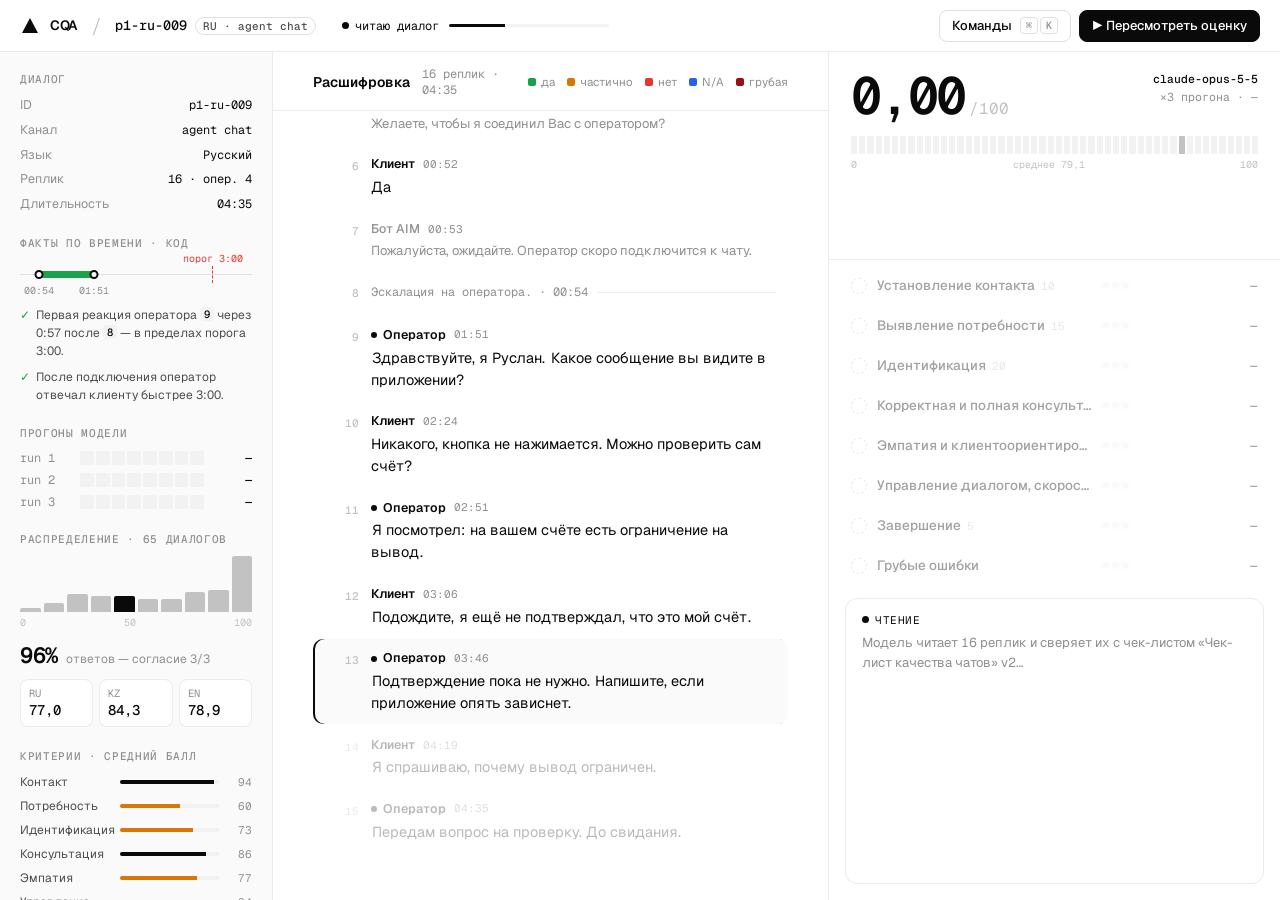
<file: docs/design/variant-c-live.html>
<!doctype html>
<html lang="ru">
<head>
<meta charset="utf-8">
<meta name="viewport" content="width=device-width, initial-scale=1">
<title>CQA Live</title>
<link rel="preconnect" href="https://fonts.googleapis.com">
<link rel="preconnect" href="https://fonts.gstatic.com" crossorigin>
<link href="https://fonts.googleapis.com/css2?family=Geist:wght@400;500;600;700&family=Geist+Mono:wght@400;500;600&display=swap" rel="stylesheet">
<style>
:root{
  --bg:#ffffff; --bg-2:#fafafa; --bg-3:#f2f2f2; --line:#ebebeb; --line-2:#e0e0e0;
  --ink:#0a0a0a; --ink-2:#4d4d4d; --ink-3:#8f8f8f; --ink-4:#c2c2c2;
  --yes:#16a34a; --yes-bg:#effbf3; --part:#d97706; --part-bg:#fff7eb; --no:#e5372b; --no-bg:#fff1f0;
  --na:#2563eb; --na-bg:#eff5ff; --gross:#9b1111; --gross-bg:#fdeceb;
  --mono:'Geist Mono',ui-monospace,Menlo,monospace;
}
*{box-sizing:border-box;margin:0;padding:0}
html,body{height:100%}
body{font:13.5px/1.5 Geist,Inter,system-ui,sans-serif;color:var(--ink);background:var(--bg);-webkit-font-smoothing:antialiased;overflow:hidden;font-feature-settings:"tnum"}
button{font:inherit;color:inherit;background:none;border:0;cursor:pointer}
kbd{font:500 10.5px/1 var(--mono);color:var(--ink-3);border:1px solid var(--line-2);border-radius:4px;padding:2px 5px;background:#fff}
.mono{font-family:var(--mono)}
:focus-visible{outline:2px solid #0a0a0a33;outline-offset:2px;border-radius:4px}
.app{display:grid;grid-template-rows:52px 1fr;height:100vh}
.top{display:flex;align-items:center;gap:14px;padding:0 20px;border-bottom:1px solid var(--line)}
.logo{display:flex;align-items:center;gap:10px;font-weight:600;letter-spacing:-.02em}
.logo svg{display:block}
.slash{color:var(--ink-4);font-size:20px;font-weight:300}
.crumb{display:flex;align-items:center;gap:8px;font-weight:500}
.crumb .tag{font:500 11px var(--mono);border:1px solid var(--line-2);border-radius:999px;padding:1px 7px;color:var(--ink-2)}
.run{display:flex;align-items:center;gap:10px;margin-left:12px;font:12px var(--mono);color:var(--ink-3)}
.run .pbar{width:160px;height:3px;background:var(--bg-3);border-radius:2px;overflow:hidden}
.run .pbar i{display:block;height:100%;width:0;background:var(--ink);transition:width .25s linear}
.run .st{display:flex;align-items:center;gap:6px;color:var(--ink)}
.pulse{width:7px;height:7px;border-radius:50%;background:var(--ink);animation:pl 1s ease infinite}
.pulse.done{background:var(--yes);animation:none}
@keyframes pl{50%{opacity:.25}}
.top-r{margin-left:auto;display:flex;align-items:center;gap:8px}
.btn{white-space:nowrap;height:32px;padding:0 12px;border:1px solid var(--line-2);border-radius:8px;display:inline-flex;align-items:center;gap:8px;font-weight:500;font-size:13px;background:#fff;transition:background .15s,border-color .15s}
.btn:hover{background:var(--bg-2);border-color:#cfcfcf}
.btn-pri{background:var(--ink);color:#fff;border-color:var(--ink)}
.btn-pri:hover{background:#2b2b2b;border-color:#2b2b2b}
.btn .k{display:flex;gap:2px}
.main{display:grid;grid-template-columns:272px 1fr 452px;min-height:0}
.col{min-height:0;overflow:auto}
.col+.col{border-left:1px solid var(--line)}

/* left rail */
.rail{padding:20px;display:flex;flex-direction:column;gap:22px;background:var(--bg-2)}
.blk h6{font:500 11px var(--mono);color:var(--ink-3);text-transform:uppercase;letter-spacing:.06em;margin-bottom:10px}
.kv{display:grid;grid-template-columns:auto 1fr;gap:6px 12px;font-size:12.5px}
.kv dt{color:var(--ink-3)}
.kv dd{text-align:right;font-family:var(--mono);font-size:12px}
.tl{position:relative;height:38px;margin-top:4px}
.tl .ax{position:absolute;left:0;right:0;top:14px;height:1px;background:var(--line-2)}
.tl .lim{position:absolute;top:6px;height:17px;border-right:1px dashed var(--no);}
.tl .lim span{position:absolute;right:-1px;top:-14px;transform:translateX(50%);font:10px var(--mono);color:var(--no);white-space:nowrap}
.tl .seg{position:absolute;top:11px;height:7px;background:var(--yes);border-radius:4px}
.tl .p{position:absolute;top:10px;width:9px;height:9px;border-radius:50%;background:#fff;border:2px solid var(--ink);transform:translateX(-50%)}
.tl .lb{position:absolute;top:24px;font:10px var(--mono);color:var(--ink-3);transform:translateX(-50%);white-space:nowrap}
.fact{font-size:12px;color:var(--ink-2);display:grid;grid-template-columns:16px 1fr;margin-top:8px;line-height:1.5}
.fact::before{content:"✓";color:var(--yes);font-weight:600}
.runs{display:flex;flex-direction:column;gap:6px}
.runrow{display:grid;grid-template-columns:52px 1fr 40px;align-items:center;gap:8px;font:12px var(--mono);color:var(--ink-3)}
.runrow .bars{display:flex;gap:2px}
.runrow .bars i{flex:1;height:14px;border-radius:2px;background:var(--bg-3);transition:background .2s}
.runrow b{text-align:right;color:var(--ink);font-weight:500}
.spark{display:flex;align-items:flex-end;gap:3px;height:56px;margin-top:4px}
.spark i{flex:1;background:var(--ink-4);border-radius:2px 2px 0 0;min-height:3px;position:relative}
.spark i.me{background:var(--ink)}
.spark-x{display:flex;justify-content:space-between;font:10px var(--mono);color:var(--ink-4);margin-top:4px}
.big2{display:flex;align-items:baseline;gap:8px;margin-top:12px}
.big2 b{font:600 22px var(--mono);letter-spacing:-.02em}
.big2 span{font-size:12px;color:var(--ink-3)}
.langs{display:flex;gap:6px;margin-top:10px}
.langs div{flex:1;border:1px solid var(--line);border-radius:8px;padding:6px 8px;background:#fff}
.langs span{font:10.5px var(--mono);color:var(--ink-3);display:block}
.langs b{font:500 14px var(--mono)}
.crit-avg{display:flex;flex-direction:column;gap:6px}
.crit-avg div{display:grid;grid-template-columns:92px 1fr 24px;align-items:center;gap:8px;font-size:12px;color:var(--ink-2)}
.crit-avg i{height:4px;background:var(--bg-3);border-radius:2px;overflow:hidden;display:block}
.crit-avg b{display:block;height:100%}
.crit-avg em{font:11px var(--mono);font-style:normal;text-align:right;color:var(--ink-3)}

/* transcript */
.tr-wrap{position:relative;background:#fff}
.tr-h{position:sticky;top:0;z-index:2;background:#fff;padding:14px 40px 12px;border-bottom:1px solid var(--line);display:flex;align-items:center;gap:12px}
.tr-h h2{font-size:14px;font-weight:600}
.tr-h .sub{font:12px var(--mono);color:var(--ink-3)}
.legend{margin-left:auto;display:flex;gap:12px;font-size:11.5px;color:var(--ink-3)}
.legend span{display:flex;gap:5px;align-items:center}
.legend i{width:8px;height:8px;border-radius:2px}
.turns{padding:16px 40px 360px;max-width:860px}
.turn{display:grid;grid-template-columns:34px 1fr;gap:12px;padding:10px 12px;border-radius:10px;position:relative;transition:opacity .35s,background .3s,box-shadow .3s}
.turn+.turn{margin-top:2px}
.t-i{font:500 11px/22px var(--mono);color:var(--ink-4);text-align:right;position:relative}
.t-h{display:flex;gap:8px;align-items:baseline;font-size:12px;color:var(--ink-3)}
.t-h b{font-weight:600;color:var(--ink);font-size:12.5px}
.t-h .mono{font-size:11px}
.t-x{font-size:14.5px;line-height:1.5;color:var(--ink);margin-top:2px;max-width:64ch}
.turn.bot .t-x{color:var(--ink-3);font-size:13px}
.turn.bot .t-h b{color:var(--ink-3);font-weight:500}
.turn.operator .t-h b{display:inline-flex;align-items:center;gap:6px}
.turn.operator .t-h b::before{content:"";width:6px;height:6px;border-radius:50%;background:var(--ink)}
.turn.operator .t-h b{}
.turn.system{grid-template-columns:34px 1fr}
.turn.system .t-x{font:12px var(--mono);color:var(--ink-3);display:flex;align-items:center;gap:10px}
.turn.system .t-x::after{content:"";flex:1;height:1px;background:var(--line)}
.turns.reading .turn{opacity:.28}
.turns.reading .turn.read{opacity:1}
.turn.reading-now{background:var(--bg-2);box-shadow:inset 2px 0 0 var(--ink)}
.cites{position:absolute;right:10px;top:12px;display:flex;gap:3px}
.cites span{font:500 10px/1 var(--mono);padding:3px 5px;border-radius:4px;opacity:0;transform:scale(.6);transition:opacity .2s,transform .25s cubic-bezier(.3,1.6,.5,1)}
.cites span.on{opacity:1;transform:none}
.c-yes{background:var(--yes-bg);color:var(--yes)} .c-no{background:var(--no-bg);color:var(--no)} .c-part{background:var(--part-bg);color:var(--part)} .c-na{background:var(--na-bg);color:var(--na)} .c-gross{background:var(--gross);color:#fff} .c-ok{background:var(--bg-3);color:var(--ink-3)}
.turn.hit{animation:hit .9s ease}
.turn.hit-yes{--hc:22,163,74} .turn.hit-no{--hc:229,55,43} .turn.hit-part{--hc:217,119,6} .turn.hit-na{--hc:37,99,235} .turn.hit-gross{--hc:155,17,17} .turn.hit-ok{--hc:10,10,10}
@keyframes hit{0%{background:rgba(var(--hc),.0)}20%{background:rgba(var(--hc),.10);box-shadow:inset 2px 0 0 rgb(var(--hc))}100%{background:transparent}}
.turn.sel{background:var(--bg-2)}
.turn.sel .t-i{color:var(--ink)}
.turn.is-focus{animation:foc 1.4s ease}
@keyframes foc{0%{background:#fff4c2}100%{background:var(--bg-2)}}
mark{background:transparent;color:inherit;transition:background .3s;border-radius:3px;padding:0 1px}
.turn.sel mark,.turn.is-focus mark{background:#fff0a8}

/* scorecard */
.sc{display:flex;flex-direction:column;min-height:0;overflow:hidden}
.sc-h{padding:18px 22px 16px;border-bottom:1px solid var(--line);flex:none}
.sc-top{display:flex;align-items:flex-start;justify-content:space-between}
.total{font:600 52px/1 var(--mono);letter-spacing:-.05em}
.total small{font-size:16px;color:var(--ink-4);letter-spacing:0;font-weight:400;margin-left:4px}
.sc-meta{text-align:right;font:11.5px/1.6 var(--mono);color:var(--ink-3)}
.sc-meta b{color:var(--ink);font-weight:500}
.ticks{display:flex;gap:2px;height:18px;margin-top:14px}
.ticks i{flex:1;background:var(--bg-3);border-radius:1px;transition:background .1s}
.ticks i.on{background:var(--ink)}
.ticks i.mk{background:var(--ink-4)}
.ticks-x{display:flex;justify-content:space-between;font:10px var(--mono);color:var(--ink-4);margin-top:4px}
.gross-banner{margin-top:14px;display:flex;gap:10px;align-items:center;padding:10px 12px;border-radius:10px;background:var(--gross);color:#fff;font-size:12.5px;transform-origin:top;transition:opacity .3s,transform .3s cubic-bezier(.3,1.4,.5,1)}
.gross-banner.off{opacity:0;transform:scale(.96) translateY(-4px)}
.gross-banner b{font-weight:600}
.gross-banner .mono{white-space:nowrap;margin-left:auto;font-size:11px;opacity:.8}
.list{flex:none;padding:6px 10px}
.row{display:grid;grid-template-columns:18px 1fr 30px 64px 46px;align-items:center;gap:8px;padding:0 12px;height:40px;border-radius:8px;width:100%;text-align:left;transition:background .15s,opacity .3s}
.row:hover{background:var(--bg-2)}
.row.sel{background:var(--bg-3)}
.row.pending{opacity:.38}
.row.active{opacity:1;background:var(--bg-2)}
.st-ic{width:16px;height:16px;border-radius:50%;border:1.5px dashed var(--ink-4);display:grid;place-items:center;transition:.2s}
.row.active .st-ic{border:1.5px solid var(--ink);border-right-color:transparent;animation:spin .6s linear infinite}
@keyframes spin{to{transform:rotate(360deg)}}
.st-ic.s-yes{border:0;background:var(--yes)} .st-ic.s-no{border:0;background:var(--no)} .st-ic.s-part{border:0;background:conic-gradient(var(--part) 0 50%,var(--part-bg) 50% 100%);box-shadow:inset 0 0 0 1.5px var(--part)} .st-ic.s-na{border:1.5px solid var(--na);background:var(--na-bg)} .st-ic.s-gross{border:0;background:var(--gross)} .st-ic.s-ok{border:1.5px solid var(--ink-4)}
.st-ic svg{display:block}
.r-name{font-weight:500;white-space:nowrap;overflow:hidden;text-overflow:ellipsis}
.r-name .w{font:11px var(--mono);color:var(--ink-4);margin-left:6px;font-weight:400}
.dots{display:flex;gap:3px}
.dots i{width:7px;height:7px;border-radius:50%;background:var(--bg-3);transition:background .15s,transform .2s}
.dots i.v{background:var(--ink)}
.dots i.x{background:#fff;box-shadow:inset 0 0 0 1.5px var(--part)}
.dots.rev i.v{background:var(--part)}
.verdict{white-space:nowrap;justify-self:start;font:500 12px var(--mono);padding:2px 7px;border-radius:5px;opacity:0;transform:translateY(3px);transition:.2s}
.verdict.on{opacity:1;transform:none}
.v-yes{background:var(--yes-bg);color:var(--yes)} .v-no{background:var(--no-bg);color:var(--no)} .v-part{background:var(--part-bg);color:var(--part)} .v-na{background:var(--na-bg);color:var(--na)} .v-gross{background:var(--gross);color:#fff} .v-ok{background:var(--bg-3);color:var(--ink-3)}
.r-pts{font:500 12.5px var(--mono);text-align:right}
.r-pts small{color:var(--ink-4);font-weight:400}
.detail{flex:1;min-height:0;overflow:auto;margin:6px 16px 16px;border:1px solid var(--line);border-radius:12px;padding:14px 16px;position:relative}
.d-h{display:flex;align-items:center;gap:8px;font:11px var(--mono);color:var(--ink-3);text-transform:uppercase;letter-spacing:.05em}
.d-h .live{display:flex;align-items:center;gap:6px;color:var(--ink)}
.d-h .r{margin-left:auto;text-transform:none;letter-spacing:0}
.d-t{font-weight:600;font-size:14px;margin-top:6px}
.d-x{margin-top:6px;color:var(--ink-2);line-height:1.55;font-size:13px;min-height:60px}
.caret{display:inline-block;width:7px;height:14px;background:var(--ink);vertical-align:-2px;margin-left:1px;animation:pl .8s step-end infinite}
.ref{font:500 10.5px/1 var(--mono);color:var(--ink);background:var(--bg-3);border-radius:4px;padding:2px 4px;vertical-align:1px;transition:background .12s}
.ref:hover{background:var(--ink);color:#fff}
.d-f{display:flex;gap:6px;align-items:center;margin-top:12px;flex-wrap:wrap}
.d-f .meta{font:11.5px var(--mono);color:var(--ink-3)}
.d-f .btn{height:28px;font-size:12.5px}
.d-f .sp{margin-left:auto}
.pop{position:absolute;left:12px;right:12px;bottom:12px;background:#fff;border:1px solid var(--line-2);border-radius:12px;box-shadow:0 16px 40px -12px rgba(0,0,0,.25);padding:14px;animation:up .18s ease}
@keyframes up{from{opacity:0;transform:translateY(6px)}}
.pop h5{font-size:13px;font-weight:600;display:flex;align-items:center}
.pop h5 button{margin-left:auto;color:var(--ink-3)}
.opts{display:flex;gap:4px;margin:10px 0;flex-wrap:wrap}
.opts button{height:28px;padding:0 10px;border-radius:7px;border:1px solid var(--line-2);font:500 12px var(--mono)}
.opts button.on{background:var(--ink);color:#fff;border-color:var(--ink)}
.pop textarea{width:100%;height:52px;border:1px solid var(--line-2);border-radius:8px;padding:7px 9px;font:13px/1.4 Geist;resize:none}
.pop textarea:focus{outline:0;border-color:var(--ink)}
.pop .f{display:flex;align-items:center;gap:8px;margin-top:8px}
.pop .f .delta{margin-left:auto;font:12px var(--mono);color:var(--ink-3)}
.trail{display:flex;align-items:center;gap:8px;margin-top:12px;font:12px var(--mono)}
.trail span{padding:4px 8px;border-radius:6px;border:1px solid var(--line)}
.trail span.f{background:var(--ink);color:#fff;border-color:var(--ink)}
.trail em{color:var(--ink-4);font-style:normal}

/* cmdk */
.cmdk-overlay{position:fixed;inset:0;background:rgba(255,255,255,.55);backdrop-filter:blur(2px);display:flex;justify-content:center;padding-top:14vh;z-index:50;opacity:0;transition:opacity .14s}
.cmdk-overlay.is-open{opacity:1}
.cmdk{width:640px;max-height:460px;background:#fff;border-radius:12px;border:1px solid var(--line-2);box-shadow:0 24px 60px -12px rgba(0,0,0,.22);display:flex;flex-direction:column;overflow:hidden;transform:scale(.98);transition:transform .14s}
.is-open .cmdk{transform:none}
.cmdk-input{display:flex;align-items:center;gap:10px;padding:0 16px;height:52px;border-bottom:1px solid var(--line);color:var(--ink-3)}
.cmdk-input input{flex:1;border:0;outline:0;font:15px Geist;color:var(--ink)}
.cmdk-list{overflow:auto;padding:6px}
.cmdk-group{font:500 11px var(--mono);color:var(--ink-3);padding:10px 10px 4px;text-transform:uppercase;letter-spacing:.06em}
.cmdk-item{display:flex;align-items:center;gap:10px;height:38px;padding:0 10px;border-radius:8px;color:var(--ink-2);cursor:pointer}
.cmdk-item.is-sel{background:var(--bg-3);color:var(--ink)}
.cmdk-t{flex:1;display:flex;gap:8px;align-items:center;min-width:0;white-space:nowrap}
.cmdk-sub{color:var(--ink-3);overflow:hidden;text-overflow:ellipsis}
.cmdk-lang{font:500 10px var(--mono);color:var(--ink-3);border:1px solid var(--line-2);border-radius:4px;padding:1px 4px}
.cmdk-hint{font:11.5px var(--mono);color:var(--ink-3)}
.cmdk-foot{display:flex;gap:16px;padding:9px 16px;border-top:1px solid var(--line);font-size:12px;color:var(--ink-3);background:var(--bg-2)}
.cmdk-foot span{display:flex;gap:4px;align-items:center}
.cmdk-foot-r{margin-left:auto;font-family:var(--mono);font-size:11px}
.cmdk-empty{padding:28px;text-align:center;color:var(--ink-3)}
.toast{position:fixed;bottom:24px;left:50%;transform:translate(-50%,8px);background:var(--ink);color:#fff;padding:9px 16px;border-radius:10px;font-size:13px;opacity:0;transition:.18s;pointer-events:none;z-index:60}
.toast.is-on{opacity:1;transform:translate(-50%,0)}
::-webkit-scrollbar{width:8px}::-webkit-scrollbar-thumb{background:#e6e6e6;border-radius:8px;border:2px solid #fff}
</style>
</head>
<body>
<div class="app">
  <header class="top">
    <div class="logo"><svg width="20" height="20" viewBox="0 0 20 20"><path d="M10 2l8 15H2z" fill="#0a0a0a"/></svg>CQA</div>
    <span class="slash">/</span>
    <div class="crumb"><span class="mono" id="cid"></span><span class="tag" id="clang"></span></div>
    <div class="run"><span class="st" id="rst"><i class="pulse"></i><span>читаю диалог</span></span><span class="pbar"><i id="pb"></i></span><span id="rmeta"></span></div>
    <div class="top-r">
      <button class="btn" data-cmdk>Команды <span class="k"><kbd>⌘</kbd><kbd>K</kbd></span></button>
      <button class="btn btn-pri" id="replay">▶ Пересмотреть оценку</button>
    </div>
  </header>
  <main class="main">
    <aside class="col rail" id="rail"></aside>
    <section class="col tr-wrap" id="trw">
      <div class="tr-h"><h2>Расшифровка</h2><span class="sub" id="trsub"></span>
        <div class="legend"><span><i style="background:var(--yes)"></i>да</span><span><i style="background:var(--part)"></i>частично</span><span><i style="background:var(--no)"></i>нет</span><span><i style="background:var(--na)"></i>N/A</span><span><i style="background:var(--gross)"></i>грубая</span></div></div>
      <div class="turns" id="turns"></div>
    </section>
    <section class="col sc">
      <div class="sc-h">
        <div class="sc-top"><div class="total" id="total">0,00<small>/100</small></div>
          <div class="sc-meta" id="scmeta"></div></div>
        <div class="ticks" id="ticks"></div>
        <div class="ticks-x"><span>0</span><span>среднее ${avg}</span><span>100</span></div>
        <div class="gross-banner off" id="gb"><svg width="16" height="16" viewBox="0 0 16 16" fill="none" stroke="#fff" stroke-width="1.6"><path d="M8 1.8l6.5 11.4h-13z"/><path d="M8 6.2v3.2M8 11.4v.1"/></svg><span><b>Грубая ошибка.</b> Раскрытие данных счёта без идентификации</span><span class="mono" id="gbv"></span></div>
      </div>
      <div class="list" id="list"></div>
      <div class="detail" id="detail"></div>
    </section>
  </main>
</div>

<script>
const DATA = {"dialog":{"id":"p1-ru-009","channel":"agent chat","language":"RU","dataset":"DEV","transcript":[{"timestamp":"00:00","speaker":"client","text":"Вчера вывод работал, сегодня нет. Посмотрите, что с моим счётом?"},{"timestamp":"00:02","speaker":"bot","text":"Здравствуйте! Я AIM, AI-ассистент Freedom Broker. Я могу ответить на вопросы о продуктах и услугах, предоставить информацию по вашим счетам, активам и комиссиям, сравнить данные в таблице, отправить контакты вашего менеджера и передать вопрос специалистам поддержки."},{"timestamp":"00:02","speaker":"bot","text":"Продолжая разговор, Вы соглашаетесь на сбор и обработку персональных данных и подтверждаете, что ознакомились с Политикой конфиденциальности Компании."},{"timestamp":"00:06","speaker":"bot","text":"Для проверки индивидуальной ситуации потребуется оператор."},{"timestamp":"00:38","speaker":"client","text":"Переключите меня на оператора."},{"timestamp":"00:43","speaker":"bot","text":"Желаете, чтобы я соединил Вас с оператором?"},{"timestamp":"00:52","speaker":"client","text":"Да"},{"timestamp":"00:53","speaker":"bot","text":"Пожалуйста, ожидайте. Оператор скоро подключится к чату."},{"timestamp":"00:54","speaker":"system","text":"Эскалация на оператора."},{"timestamp":"01:51","speaker":"operator","text":"Здравствуйте, я Руслан. Какое сообщение вы видите в приложении?"},{"timestamp":"02:24","speaker":"client","text":"Никакого, кнопка не нажимается. Можно проверить сам счёт?"},{"timestamp":"02:51","speaker":"operator","text":"Я посмотрел: на вашем счёте есть ограничение на вывод."},{"timestamp":"03:06","speaker":"client","text":"Подождите, я ещё не подтверждал, что это мой счёт."},{"timestamp":"03:46","speaker":"operator","text":"Подтверждение пока не нужно. Напишите, если приложение опять зависнет."},{"timestamp":"04:19","speaker":"client","text":"Я спрашиваю, почему вывод ограничен."},{"timestamp":"04:35","speaker":"operator","text":"Передам вопрос на проверку. До свидания."}]},"eval":{"id":"ev_6b12f19fd2","model":"claude-opus-5-5","cost_usd":0.21682,"latency_s":97.2,"usage":{"input_tokens":6,"output_tokens":9197,"cache_creation_input_tokens":3834,"cache_read_input_tokens":10902},"samples":3,"summary":"Клиент спросил, почему не работает вывод, и попросил проверить счёт. Оператор сообщил об ограничении на счёте без проверки личности, на возражение клиента ответил, что подтверждение не нужно. Причину ограничения он не объяснил и закончил чат фразой «передам на проверку».","timing_facts":["Первая реакция оператора [9] через 0:57 после [8] — в пределах порога 3:00.","После подключения оператор отвечал клиенту быстрее 3:00."],"answers":{"contact":{"value":1.0,"na":false,"na_reason":"","explanation":"Установление контакта — Да. В первом ответе оператор поздоровался по-русски и назвал своё имя. Основание — [9].","evidence":[{"turn":9,"quote":"Здравствуйте, я Руслан.","verified":true,"speaker":"operator","timestamp":"01:51"}],"checked_range":{"from_turn":9,"to_turn":9},"confidence":"high","needs_review":false,"votes":[1.0,1.0,1.0],"agreement":1.0,"critical_error":false,"critical_reason":""},"needs":{"value":1.0,"na":false,"na_reason":"","explanation":"Выявление потребности — Да. Оператор учёл, что у клиента не работает вывод, и до ответа спросил, какое сообщение видно в приложении. Основание — [9].","evidence":[{"turn":9,"quote":"Какое сообщение вы видите в приложении?","verified":true,"speaker":"operator","timestamp":"01:51"}],"checked_range":{"from_turn":9,"to_turn":10},"confidence":"medium","needs_review":false,"votes":[1.0,1.0,1.0],"agreement":1.0,"critical_error":false,"critical_reason":""},"identification":{"value":0.0,"na":false,"na_reason":"","explanation":"Идентификация — Нет. Оператор сообщил об ограничении на счёте, не проверив личность клиента. Когда клиент на это указал, оператор ответил, что подтверждение не нужно. Основание — [11], [12], [13].","evidence":[{"turn":11,"quote":"на вашем счёте есть ограничение на вывод","verified":true,"speaker":"operator","timestamp":"02:51"},{"turn":12,"quote":"я ещё не подтверждал, что это мой счёт","verified":true,"speaker":"client","timestamp":"03:06"},{"turn":13,"quote":"Подтверждение пока не нужно.","verified":true,"speaker":"operator","timestamp":"03:46"}],"checked_range":{"from_turn":9,"to_turn":13},"confidence":"high","needs_review":false,"votes":[0.0,0.0,0.0],"agreement":1.0,"critical_error":false,"critical_reason":""},"consultation":{"value":10.0,"na":false,"na_reason":"","explanation":"Консультация — 10. Оператор назвал причину проблемы с выводом (ограничение на счёте), но не объяснил, почему оно установлено и как его снять. «Передам на проверку» — следующий шаг без сроков и подробностей, а совет про зависание приложения к вопросу не относится. Основание — [11], [13], [15].","evidence":[{"turn":11,"quote":"на вашем счёте есть ограничение на вывод","verified":true,"speaker":"operator","timestamp":"02:51"},{"turn":14,"quote":"Я спрашиваю, почему вывод ограничен.","verified":true,"speaker":"client","timestamp":"04:19"},{"turn":15,"quote":"Передам вопрос на проверку.","verified":true,"speaker":"operator","timestamp":"04:35"}],"checked_range":{"from_turn":11,"to_turn":15},"confidence":"medium","needs_review":false,"votes":[10.0,5.0,10.0],"agreement":0.67,"critical_error":false,"critical_reason":""},"empathy":{"value":0.0,"na":false,"na_reason":"","explanation":"Эмпатия — Нет. Клиент был обеспокоен тем, что его личность не проверили, и тем, что вывод ограничен. Оператор отмахнулся от первого и не ответил на конкретный вопрос о причине. Основание — [12]–[15].","evidence":[{"turn":13,"quote":"Подтверждение пока не нужно. Напишите, если приложение опять зависнет.","verified":true,"speaker":"operator","timestamp":"03:46"}],"checked_range":{"from_turn":12,"to_turn":15},"confidence":"medium","needs_review":false,"votes":[0.0,0.0,0.0],"agreement":1.0,"critical_error":false,"critical_reason":""},"management":{"value":4.0,"na":false,"na_reason":"","explanation":"Управление диалогом — 4. Реплика оператора про зависание приложения не относилась к вопросу, поэтому клиенту пришлось переспросить о причине ограничения. Основание — [13], [14].","evidence":[{"turn":13,"quote":"Напишите, если приложение опять зависнет.","verified":true,"speaker":"operator","timestamp":"03:46"},{"turn":14,"quote":"Я спрашиваю, почему вывод ограничен.","verified":true,"speaker":"client","timestamp":"04:19"}],"checked_range":{"from_turn":11,"to_turn":15},"confidence":"medium","needs_review":false,"votes":[4.0,4.0,4.0],"agreement":1.0,"critical_error":false,"critical_reason":""},"closing":{"value":1.0,"na":false,"na_reason":"","explanation":"Завершение — Да, с натяжкой. Оператор назвал следующий шаг (передаёт вопрос на проверку) и попрощался, хотя завершил чат резко. Основание — [15].","evidence":[{"turn":15,"quote":"Передам вопрос на проверку. До свидания.","verified":true,"speaker":"operator","timestamp":"04:35"}],"checked_range":{"from_turn":15,"to_turn":15},"confidence":"medium","needs_review":true,"votes":[1.0,1.0,0.0],"agreement":0.67,"critical_error":false,"critical_reason":""},"gross_errors":{"value":1.0,"na":false,"na_reason":"","explanation":"Грубые ошибки — выявлено нарушение. Оператор раскрыл сведения о состоянии счёта (ограничение на вывод) человеку, личность которого не подтверждена, несмотря на возражение клиента. Основание — [11], [12], [13].","evidence":[{"turn":11,"quote":"Я посмотрел: на вашем счёте есть ограничение на вывод.","verified":true,"speaker":"operator","timestamp":"02:51"},{"turn":12,"quote":"Подождите, я ещё не подтверждал, что это мой счёт.","verified":true,"speaker":"client","timestamp":"03:06"}],"checked_range":{"from_turn":9,"to_turn":15},"confidence":"medium","needs_review":false,"votes":[0.0,1.0,1.0],"agreement":0.67,"critical_error":false,"critical_reason":""}},"final_result":{"total":46.0,"raw_total":46.0,"critical_errors":["gross_errors"],"passed":null,"criteria":[{"criterion_id":"contact","weight":10,"effective_weight":10.0,"ratio":1.0,"points":10.0,"na":false},{"criterion_id":"needs","weight":15,"effective_weight":15.0,"ratio":1.0,"points":15.0,"na":false},{"criterion_id":"identification","weight":20,"effective_weight":20.0,"ratio":0.0,"points":0.0,"na":false},{"criterion_id":"consultation","weight":20,"effective_weight":20.0,"ratio":0.5,"points":10.0,"na":false},{"criterion_id":"empathy","weight":15,"effective_weight":15.0,"ratio":0.0,"points":0.0,"na":false},{"criterion_id":"management","weight":15,"effective_weight":15.0,"ratio":0.4,"points":6.0,"na":false},{"criterion_id":"closing","weight":5,"effective_weight":5.0,"ratio":1.0,"points":5.0,"na":false},{"criterion_id":"gross_errors","weight":0,"effective_weight":0,"ratio":null,"points":0,"na":false,"flag":true,"flagged":true}],"sections":[{"id":"start","name":"Начало и понимание запроса","score":100.0,"na":false},{"id":"solve","name":"Безопасность и решение","score":25.0,"na":false},{"id":"lead","name":"Ведение и завершение диалога","score":31.43,"na":false}]},"checklist":{"id":"cl_60b821a5b5","name":"Чек-лист качества чатов","version":2,"criteria":[{"id":"contact","section_id":"start","name":"Установление контакта","description":"Да — оператор поздоровался на языке клиента и представился в первом ответе.","type":"binary","weight":10,"na_allowed":false,"na_rule":"","critical":false,"critical_rule":"","appealable":true},{"id":"needs","section_id":"start","name":"Выявление потребности","description":"Да — оператор учёл известные детали и уточнил недостающее до ответа.","type":"binary","weight":15,"na_allowed":true,"na_rule":"N/A — данных для ответа хватало с самого начала.","critical":false,"critical_rule":"","appealable":true},{"id":"identification","section_id":"solve","name":"Идентификация","description":"Да — проверка личности подтверждена до раскрытия данных или защищённого действия.","type":"binary","weight":20,"na_allowed":true,"na_rule":"N/A — запрос не требовал идентификации.","critical":false,"critical_rule":"","appealable":true},{"id":"consultation","section_id":"solve","name":"Корректная и полная консультация","description":"Оцените ответ или следующий шаг по шкале.","type":"scale","scale":{"min":0.0,"max":20.0,"steps":[0.0,5.0,10.0,15.0,20.0],"labels":{"0":"Ответа по существу нет или ключевая рекомендация ошибочна","5":"Есть общая подсказка, но клиенту всё ещё непонятно, как действовать","10":"Часть запроса закрыта, существенный вопрос остался открытым","15":"Основной вопрос решён, пропущена второстепенная деталь","20":"Все существенные вопросы закрыты или дан корректный следующий шаг"}},"weight":20,"na_allowed":true,"na_rule":"N/A — чат закончился до того, как клиент сформулировал запрос.","critical":false,"critical_rule":"","appealable":true},{"id":"empathy","section_id":"lead","name":"Эмпатия и клиентоориентированность","description":"Да — оператор вежлив и, если клиент выразил недовольство или описал неудобство, отреагировал на конкретную проблему.","type":"binary","weight":15,"na_allowed":false,"na_rule":"","critical":false,"critical_rule":"","appealable":true},{"id":"management","section_id":"lead","name":"Управление диалогом, скорость и грамотность","description":"Оцените ясность, порядок ответов и предупреждение об ожидании по шкале.","type":"scale","scale":{"min":0.0,"max":10.0,"steps":[0.0,4.0,7.0,10.0],"labels":{"0":"Из-за бессвязных или противоречивых реплик ход диалога непонятен","4":"Клиенту приходится переспрашивать из-за формулировок или порядка ответов","7":"Один заметный сбой, но клиент может понять ответ и продолжить","10":"Ответы ясные и связные. Если было явное ожидание, оператор предупредил"}},"weight":15,"na_allowed":false,"na_rule":"","critical":false,"critical_rule":"","appealable":true},{"id":"closing","section_id":"lead","name":"Завершение","description":"Да — оператор подвёл итог или предложил дальнейшую помощь и попрощался.","type":"binary","weight":5,"na_allowed":true,"na_rule":"N/A — чат оборвался до возможности его завершить.","critical":false,"critical_rule":"","appealable":true},{"id":"gross_errors","section_id":"gross","name":"Грубые ошибки","description":"Да — выявлено оскорбление клиента, предложение платной услуги в обход компании или раскрытие конфиденциальной информации. Нет — ни одно из трёх не выявлено.","type":"flag","weight":0,"na_allowed":false,"na_rule":"","critical":false,"critical_rule":"","appealable":true}],"sections":[{"id":"start","name":"Начало и понимание запроса"},{"id":"solve","name":"Безопасность и решение"},{"id":"lead","name":"Ведение и завершение диалога"},{"id":"gross","name":"Грубые нарушения"}],"first_response_limit_s":180},"created_at":1794045508.463081,"case_status":"scored"},"prev":{"id":"ev_e1a1fa492f","model":"mock","version":1,"total":70.0,"critical":[],"answers":{"contact":{"value":1.0,"na":false,"votes":[1.0,1.0,1.0]},"needs":{"value":null,"na":true,"votes":["N/A",1.0,"N/A"]},"identification":{"value":null,"na":true,"votes":["N/A",0.0,"N/A"]},"consultation":{"value":20.0,"na":false,"votes":[20.0,20.0,20.0]},"empathy":{"value":0.0,"na":false,"votes":[0.0,1.0,0.0]},"management":{"value":7.0,"na":false,"votes":[7.0,10.0,7.0]},"closing":{"value":1.0,"na":false,"votes":[1.0,0.0,1.0]},"gross_errors":{"value":0.0,"na":false,"votes":[0.0,0.0,0.0]}},"criteria":[{"criterion_id":"contact","weight":10,"effective_weight":15.38,"ratio":1.0,"points":15.38,"na":false},{"criterion_id":"needs","weight":15,"effective_weight":0,"ratio":null,"points":0,"na":true},{"criterion_id":"identification","weight":20,"effective_weight":0,"ratio":null,"points":0,"na":true},{"criterion_id":"consultation","weight":20,"effective_weight":30.77,"ratio":1.0,"points":30.77,"na":false},{"criterion_id":"empathy","weight":15,"effective_weight":23.08,"ratio":0.0,"points":0.0,"na":false},{"criterion_id":"management","weight":15,"effective_weight":23.08,"ratio":0.7,"points":16.15,"na":false},{"criterion_id":"closing","weight":5,"effective_weight":7.69,"ratio":1.0,"points":7.69,"na":false},{"criterion_id":"gross_errors","weight":0,"effective_weight":0,"ratio":null,"points":0,"na":false,"flag":true,"flagged":false}]},"queue":[{"id":"p1-ru-009","lang":"RU","channel":"agent chat","turns":16,"op":4,"preview":"Вчера вывод работал, сегодня нет. Посмотрите, что с моим счётом?","total":46.0,"gross":true,"marks":["yes","yes","no","part","no","part","yes","crit"],"labels":["Да","Да","Нет",10,"Нет",4,"Да","Да"],"disagree":3,"latency":97.2},{"id":"p1-ru-003","lang":"RU","channel":"agent chat","turns":15,"op":3,"preview":"Какая комиссия на тарифе инвестор? Интересует покупка акций.","total":70.0,"gross":false,"marks":["yes","yes","na","part","yes","part","no","ok"],"labels":["Да","Да","N/A",10,"Да",4,"Нет","Нет"],"disagree":0,"latency":42.8},{"id":"p1-en-013","lang":"EN","channel":"agent chat","turns":14,"op":2,"preview":"I'm trying to figure out how to find bonds in the app.","total":62.31,"gross":true,"marks":["yes","na","na","yes","no","part","no","crit"],"labels":["Да","N/A","N/A",20,"Нет",7,"Нет","Да"],"disagree":0,"latency":92.1},{"id":"p1-kz-015","lang":"KZ","channel":"agent chat","turns":14,"op":3,"preview":"Менің шотымда неге ақша шығару жабық екенін қарап беріңізші.","total":24.71,"gross":true,"marks":["yes","na","no","part","no","part","no","crit"],"labels":["Да","N/A","Нет",5,"Нет",4,"Нет","Да"],"disagree":3,"latency":91.0},{"id":"p1-ru-007","lang":"RU","channel":"agent chat","turns":13,"op":2,"preview":"Не могу вывести деньги, просит обновить анкетные данные.","total":54.62,"gross":false,"marks":["yes","na","na","part","no","part","yes","ok"],"labels":["Да","N/A","N/A",10,"Нет",7,"Да","Нет"],"disagree":1,"latency":89.4},{"id":"p1-kz-011","lang":"KZ","channel":"agent chat","turns":14,"op":2,"preview":"D-шот пен сауда шотының айырмасы қандай?","total":91.67,"gross":false,"marks":["yes","na","na","part","yes","yes","na","ok"],"labels":["Да","N/A","N/A",15,"Да",10,"N/A","Нет"],"disagree":1,"latency":94.6},{"id":"p1-en-008","lang":"EN","channel":"agent chat","turns":20,"op":5,"preview":"There are several results for the company I'm looking up. How can I find the exact stock?","total":77.69,"gross":false,"marks":["yes","na","na","part","yes","part","no","ok"],"labels":["Да","N/A","N/A",15,"Да",7,"Нет","Нет"],"disagree":1,"latency":93.6},{"id":"p4-ru-004","lang":"RU","channel":"voice call","turns":115,"op":39,"preview":"2","total":85.26,"gross":false,"marks":["yes","yes","yes","part","yes","part","na","ok"],"labels":["Да","Да","Да",15,"Да",4,"N/A","Нет"],"disagree":1,"latency":125.2},{"id":"p1-ru-022","lang":"RU","channel":"agent chat","turns":14,"op":2,"preview":"Хочу выбрать облигации. Можете подсказать, что купить, чтобы деньги выросли?","total":20.0,"gross":true,"marks":["yes","no","na","no","no","part","no","crit"],"labels":["Да","Нет","N/A",0,"Нет",4,"Нет","Да"],"disagree":1,"latency":87.6},{"id":"p1-kz-003","lang":"KZ","channel":"agent chat","turns":26,"op":7,"preview":"Кеше шотқа ақша аудардым, әлі көрінбей тұр.","total":100.0,"gross":false,"marks":["yes","yes","yes","yes","yes","yes","yes","ok"],"labels":["Да","Да","Да",20,"Да",10,"Да","Нет"],"disagree":0,"latency":24.6},{"id":"p1-en-002","lang":"EN","channel":"agent chat","turns":12,"op":2,"preview":"Where is the sign-in button? I'm on the Freedom Finance Global website.","total":100.0,"gross":false,"marks":["yes","na","na","yes","yes","yes","yes","ok"],"labels":["Да","N/A","N/A",20,"Да",10,"Да","Нет"],"disagree":0,"latency":84.5},{"id":"p1-ru-020","lang":"RU","channel":"agent chat","turns":14,"op":3,"preview":"В окне покупки вижу галочку «Использовать маржу». Как убрать?","total":84.62,"gross":false,"marks":["yes","na","na","part","yes","yes","no","ok"],"labels":["Да","N/A","N/A",15,"Да",10,"Нет","Нет"],"disagree":1,"latency":86.4},{"id":"p4-ru-002","lang":"RU","channel":"voice call","turns":73,"op":51,"preview":"Алло.","total":80.0,"gross":false,"marks":["no","yes","yes","part","yes","yes","no","ok"],"labels":["Нет","Да","Да",15,"Да",10,"Нет","Нет"],"disagree":1,"latency":97.4},{"id":"p1-en-014","lang":"EN","channel":"agent chat","turns":15,"op":3,"preview":"Can someone check why withdrawals are blocked on my account?","total":24.71,"gross":true,"marks":["yes","na","no","part","no","part","no","crit"],"labels":["Да","N/A","Нет",5,"Нет",4,"Нет","Да"],"disagree":1,"latency":88.4}],"stats":{"checklist":{"id":"cl_60b821a5b5","name":"Чек-лист качества чатов","version":2},"evaluated":65,"dialogs":65,"avg_total":79.1,"passed":0,"critical":8,"open_appeals":0,"criteria":{"contact":{"name":"Установление контакта","na":0,"avg_ratio":0.938,"full":61,"partial":0,"zero":4},"needs":{"name":"Выявление потребности","na":40,"avg_ratio":0.6,"full":15,"partial":0,"zero":10},"identification":{"name":"Идентификация","na":54,"avg_ratio":0.727,"full":8,"partial":0,"zero":3},"consultation":{"name":"Корректная и полная консультация","na":1,"avg_ratio":0.855,"full":45,"partial":16,"zero":3},"empathy":{"name":"Эмпатия и клиентоориентированность","na":0,"avg_ratio":0.769,"full":50,"partial":0,"zero":15},"management":{"name":"Управление диалогом, скорость и грамотность","na":0,"avg_ratio":0.837,"full":43,"partial":21,"zero":1},"closing":{"name":"Завершение","na":6,"avg_ratio":0.237,"full":14,"partial":0,"zero":45}},"by_language":{"KZ":84.3,"RU":77.0,"EN":78.9},"distribution":[0,1,4,3,3,2,2,5,6,39],"avg_cost_usd":0.1814,"avg_latency_s":84.2},"heat":{"contact":{"RU":0.943,"KZ":0.933,"EN":0.933},"needs":{"RU":0.632,"KZ":0.75,"EN":0.0},"identification":{"RU":0.857,"KZ":0.5,"EN":0.5},"consultation":{"RU":0.801,"KZ":0.933,"EN":0.9},"empathy":{"RU":0.743,"KZ":0.867,"EN":0.733},"management":{"RU":0.8,"KZ":0.9,"EN":0.86},"closing":{"RU":0.29,"KZ":0.143,"EN":0.214}},"totals":[92.31,100.0,70.0,93.75,70.77,85.0,54.62,92.31,46.0,95.0,92.31,92.31,100.0,38.13,92.31,45.0,93.75,12.5,93.75,84.62,92.31,20.0,92.31,84.62,100.0,20.0,92.31,92.31,62.31,93.75,93.75,92.31,100.0,92.31,78.46,92.31,92.31,38.13,92.31,92.31,91.67,100.0,92.31,92.31,24.71,92.31,100.0,92.31,92.31,92.31,85.0,46.92,77.69,100.0,92.31,100.0,92.31,62.31,24.71,32.5,79.47,80.0,59.17,95.5,85.26],"agreement":0.96};
/* ===== CQA shared mock logic (no framework) ===== */
const $ = (s, r = document) => r.querySelector(s);
const $$ = (s, r = document) => Array.from(r.querySelectorAll(s));
const esc = s => String(s ?? '').replace(/[&<>"]/g, c => ({ '&': '&amp;', '<': '&lt;', '>': '&gt;', '"': '&quot;' }[c]));
const fmt = (n, d = 2) => (n == null ? '—' : Number(n).toFixed(d).replace('.', ','));
const fmtPts = n => (Number.isInteger(n) ? String(n) : fmt(n, 2).replace(/,?0+$/, ''));

const T = DATA.dialog.transcript;
const EV = DATA.eval;
const CL = EV.checklist;
const SPEAKER = { client: 'Клиент', operator: 'Оператор', bot: 'Бот AIM', system: 'Система' };
const LANG = { RU: 'Русский', KZ: 'Қазақша', EN: 'English' };
const SHORT = {
  contact: 'Контакт', needs: 'Потребность', identification: 'Идентификация', consultation: 'Консультация',
  empathy: 'Эмпатия', management: 'Управление', closing: 'Завершение', gross_errors: 'Грубые ошибки'
};

/* Build criterion view-models */
const CRITS = CL.criteria.map((c, i) => {
  const a = EV.answers[c.id];
  const r = EV.final_result.criteria.find(x => x.criterion_id === c.id);
  let status, label;
  if (c.type === 'flag') { status = a.value ? 'gross' : 'ok'; label = a.value ? 'Выявлено' : 'Нет'; }
  else if (a.na) { status = 'na'; label = 'N/A'; }
  else if (c.type === 'binary') { status = a.value ? 'yes' : 'no'; label = a.value ? 'Да' : 'Нет'; }
  else { status = r.ratio === 1 ? 'yes' : r.ratio === 0 ? 'no' : 'part'; label = fmtPts(a.value) + ' / ' + fmtPts(c.scale.max); }
  const fin = a.na ? 'N/A' : a.value;
  const agree = a.votes.filter(v => v === fin).length;
  const prev = DATA.prev.answers[c.id];
  return {
    i: i + 1, id: c.id, name: c.name, short: SHORT[c.id], desc: c.description, type: c.type, weight: c.weight,
    section: c.section_id, scale: c.scale, a, r, status, label, agree, votes: a.votes,
    review: agree < 3, eff: r.effective_weight, pts: r.points, prev
  };
});
const STATUS_TEXT = { yes: 'Да', no: 'Нет', part: 'Частично', na: 'N/A', gross: 'Грубая ошибка', ok: 'Нет нарушений' };
const TOTAL = EV.final_result.total;
const GROSS = EV.final_result.critical_errors.length > 0;
const REVIEW_N = CRITS.filter(c => c.review).length;

/* explanation text with clickable [N] refs */
function linkRefs(text) {
  return esc(text).replace(/\[(\d+)\]/g, (m, n) => `<button class="ref" data-turn="${n}" title="Перейти к реплике ${n}">${n}</button>`);
}
function voteLabel(v, c) {
  if (v === 'N/A') return 'N/A';
  if (c.type === 'binary') return v ? 'Да' : 'Нет';
  if (c.type === 'flag') return v ? 'Есть' : 'Нет';
  return fmtPts(v);
}

/* first operator response */
const ESC_IDX = T.findIndex(t => t.speaker === 'system');
const OP_IDX = T.findIndex(t => t.speaker === 'operator');
const toSec = s => { const [m, ss] = s.split(':').map(Number); return m * 60 + ss; };
const FIRST_RESP = toSec(T[OP_IDX].timestamp) - toSec(T[ESC_IDX].timestamp);
const mmss = s => Math.floor(s / 60) + ':' + String(s % 60).padStart(2, '0');

/* Turn → criteria that cite it */
const CITED = {};
CRITS.forEach(c => c.a.evidence.forEach(e => (CITED[e.turn] = CITED[e.turn] || []).push(c)));

/* Scroll + highlight a turn */
function focusTurn(n, opts = {}) {
  const el = document.querySelector(`[data-tidx="${n}"]`);
  if (!el) return;
  $$('.turn.is-focus').forEach(x => x.classList.remove('is-focus'));
  el.classList.remove('is-focus'); void el.offsetWidth; el.classList.add('is-focus');
  if (!opts.noScroll) el.scrollIntoView({ behavior: opts.instant ? 'auto' : 'smooth', block: 'center' });
  if (typeof onTurnFocus === 'function') onTurnFocus(n);
}
document.addEventListener('click', e => {
  const b = e.target.closest('.ref,[data-goto]');
  if (b) { e.stopPropagation(); focusTurn(+(b.dataset.turn ?? b.dataset.goto)); }
});

/* Mark quoted fragment inside turn text */
function turnHTML(i) {
  let txt = esc(T[i].text);
  const quotes = (CITED[i] || []).flatMap(c => c.a.evidence.filter(e => e.turn === i).map(e => e.quote));
  quotes.sort((a, b) => b.length - a.length).forEach(q => {
    const qe = esc(q.replace(/[«»]/g, m => m));
    if (txt.includes(qe) && !txt.includes('<mark>' + qe)) txt = txt.replace(qe, `<mark>${qe}</mark>`);
  });
  return txt;
}

/* ===== Command palette ===== */
const CMDS = [
  { g: 'Действия', icon: 'play', t: 'Оценить все неоценённые', k: '⇧ E', hint: '0 в очереди' },
  { g: 'Действия', icon: 'flag', t: 'Оспорить критерий…', k: 'A' },
  { g: 'Действия', icon: 'check', t: 'Подтвердить оценку и закрыть кейс', k: '⌘ ↵' },
  { g: 'Действия', icon: 'refresh', t: 'Переоценить этот диалог', k: 'R' },
  { g: 'Навигация', icon: 'inbox', t: 'Перейти к апелляциям', k: 'G A', hint: DATA.stats.open_appeals + ' открытых' },
  { g: 'Навигация', icon: 'chart', t: 'Аналитика по критериям', k: 'G S' },
  { g: 'Навигация', icon: 'list', t: 'Новая версия чек-листа', k: 'G C', hint: 'текущая v' + CL.version },
  { g: 'Навигация', icon: 'diff', t: 'Сравнить с чек-листом v' + DATA.prev.version, k: 'D' },
  ...DATA.queue.map(q => ({ g: 'Открыть диалог…', icon: 'chat', t: q.id, sub: q.preview, hint: fmt(q.total) + (q.gross ? ' · грубая' : ''), lang: q.lang }))
];
const ICONS = {
  play: '<path d="M5 3.5v9l7.5-4.5z"/>', flag: '<path d="M4 14V2.5M4 3h7.5l-1.5 3 1.5 3H4"/>', check: '<path d="M3 8.5l3 3 7-7"/>',
  refresh: '<path d="M13 8a5 5 0 1 1-1.5-3.6M13 2.5v2.5h-2.5"/>', inbox: '<path d="M2.5 9.5h3l1 2h3l1-2h3M3.5 3.5h9l1 6v3.5h-11V9.5z"/>',
  chart: '<path d="M3 13V8M8 13V3M13 13V6"/>', list: '<path d="M6 4h7M6 8h7M6 12h7M3 4h.01M3 8h.01M3 12h.01"/>',
  diff: '<path d="M5 2.5v11M11 2.5v11M2.5 5.5h5M8.5 10.5h5"/>', chat: '<path d="M2.5 3.5h11v7h-6l-3 2.5v-2.5h-2z"/>',
  search: '<circle cx="7" cy="7" r="4.5"/><path d="M10.5 10.5l3 3"/>'
};
const icon = (n, s = 16) => `<svg class="ico" width="${s}" height="${s}" viewBox="0 0 16 16" fill="none" stroke="currentColor" stroke-width="1.5" stroke-linecap="round" stroke-linejoin="round">${ICONS[n] || ''}</svg>`;

function buildPalette() {
  const ov = document.createElement('div');
  ov.className = 'cmdk-overlay'; ov.hidden = true;
  ov.innerHTML = `<div class="cmdk" role="dialog" aria-label="Командная палитра">
    <div class="cmdk-input">${icon('search')}<input placeholder="Команда или ID диалога…" aria-label="Поиск команд"><kbd>esc</kbd></div>
    <div class="cmdk-list" role="listbox"></div>
    <div class="cmdk-foot"><span><kbd>↑</kbd><kbd>↓</kbd> выбрать</span><span><kbd>↵</kbd> выполнить</span><span class="cmdk-foot-r">CQA · ${esc(CL.name)} v${CL.version}</span></div>
  </div>`;
  document.body.appendChild(ov);
  const inp = $('input', ov), list = $('.cmdk-list', ov);
  let sel = 0, items = [];
  function render() {
    const q = inp.value.trim().toLowerCase();
    items = CMDS.filter(c => !q || (c.t + ' ' + (c.sub || '') + ' ' + c.g).toLowerCase().includes(q));
    let html = '', g = null;
    items.slice(0, 40).forEach((c, i) => {
      if (c.g !== g) { g = c.g; html += `<div class="cmdk-group">${esc(g)}</div>`; }
      html += `<div class="cmdk-item${i === sel ? ' is-sel' : ''}" data-i="${i}" role="option">${icon(c.icon)}
        <span class="cmdk-t">${c.lang ? `<b class="cmdk-lang">${c.lang}</b>` : ''}${esc(c.t)}${c.sub ? `<span class="cmdk-sub">${esc(c.sub)}</span>` : ''}</span>
        ${c.hint ? `<span class="cmdk-hint">${esc(c.hint)}</span>` : ''}${c.k ? `<kbd>${c.k}</kbd>` : ''}</div>`;
    });
    list.innerHTML = html || '<div class="cmdk-empty">Ничего не найдено</div>';
    const s = $('.is-sel', list); s && s.scrollIntoView({ block: 'nearest' });
  }
  function run(i) {
    const c = items[i]; if (!c) return;
    close();
    if (typeof toast === 'function') toast(c.g === 'Открыть диалог…' ? `Открываю ${c.t}…` : `«${c.t}» — демо-действие`);
  }
  function open() { ov.hidden = false; inp.value = ''; sel = 0; render(); requestAnimationFrame(() => { ov.classList.add('is-open'); inp.focus(); }); }
  function close() { ov.classList.remove('is-open'); setTimeout(() => (ov.hidden = true), 140); }
  inp.addEventListener('input', () => { sel = 0; render(); });
  inp.addEventListener('keydown', e => {
    if (e.key === 'ArrowDown') { sel = Math.min(sel + 1, items.length - 1); render(); e.preventDefault(); }
    if (e.key === 'ArrowUp') { sel = Math.max(sel - 1, 0); render(); e.preventDefault(); }
    if (e.key === 'Enter') run(sel);
    if (e.key === 'Escape') close();
  });
  list.addEventListener('mousemove', e => { const it = e.target.closest('.cmdk-item'); if (it && +it.dataset.i !== sel) { sel = +it.dataset.i; $$('.cmdk-item', list).forEach(x => x.classList.toggle('is-sel', +x.dataset.i === sel)); } });
  list.addEventListener('click', e => { const it = e.target.closest('.cmdk-item'); it && run(+it.dataset.i); });
  ov.addEventListener('mousedown', e => { if (e.target === ov) close(); });
  document.addEventListener('keydown', e => {
    if ((e.metaKey || e.ctrlKey) && e.key.toLowerCase() === 'k') { e.preventDefault(); ov.hidden ? open() : close(); }
  });
  $$('[data-cmdk]').forEach(b => b.addEventListener('click', open));
  if (new URLSearchParams(location.search).has('cmdk')) { open(); }
  return { open, close };
}

/* toast */
function toast(msg) {
  let t = $('.toast'); if (!t) { t = document.createElement('div'); t.className = 'toast'; document.body.appendChild(t); }
  t.textContent = msg; t.classList.add('is-on'); clearTimeout(t._h); t._h = setTimeout(() => t.classList.remove('is-on'), 2200);
}

/* Appeal: options for a criterion */
function decisionOptions(c) {
  if (c.type === 'binary') return [...[{ v: 1, l: 'Да' }, { v: 0, l: 'Нет' }], ...(CL.criteria.find(x => x.id === c.id).na_allowed ? [{ v: 'na', l: 'N/A' }] : [])];
  if (c.type === 'flag') return [{ v: 1, l: 'Есть нарушение' }, { v: 0, l: 'Нет нарушения' }];
  return [...c.scale.steps.map(s => ({ v: s, l: fmtPts(s) })), ...(CL.criteria.find(x => x.id === c.id).na_allowed ? [{ v: 'na', l: 'N/A' }] : [])];
}
/* approximate new total if reviewer changes c (no NA re-weighting for simplicity unless na) */
function totalWith(c, v) {
  if (c.type === 'flag') return TOTAL;
  const max = c.type === 'binary' ? 1 : c.scale.max;
  const curPts = c.pts;
  if (v === 'na') return Math.round((TOTAL - curPts) / (100 - c.eff) * 100 * 100) / 100;
  return Math.round((TOTAL - curPts + (v / max) * c.eff) * 100) / 100;
}
const isStatic = new URLSearchParams(location.search).has('static');

</script>
<script>
const D = DATA.dialog;
$('#cid').textContent = D.id; $('#clang').textContent = D.language + ' · ' + D.channel;
$('#trsub').textContent = `${T.length} реплик · ${T[T.length-1].timestamp}`;

/* rail */
(function(){
  const esc0 = toSec(T[ESC_IDX].timestamp), op = toSec(T[OP_IDX].timestamp), span = 240;
  const x = s => ((s - esc0 + 20) / span * 100).toFixed(1) + '%';
  const bins = DATA.stats.distribution, mx = Math.max(...bins), me = Math.min(9, Math.floor(TOTAL / 10));
  const L = DATA.stats.by_language;
  $('#rail').innerHTML = `
  <div class="blk"><h6>Диалог</h6><dl class="kv">
    <dt>ID</dt><dd>${D.id}</dd><dt>Канал</dt><dd>${D.channel}</dd><dt>Язык</dt><dd>${LANG[D.language]}</dd>
    <dt>Реплик</dt><dd>${T.length} · опер. ${T.filter(t=>t.speaker==='operator').length}</dd><dt>Длительность</dt><dd>${T[T.length-1].timestamp}</dd></dl></div>
  <div class="blk"><h6>Факты по времени · код</h6>
    <div class="tl"><div class="ax"></div><div class="seg" style="left:${x(esc0)};width:${(FIRST_RESP/span*100).toFixed(1)}%"></div>
      <div class="lim" style="left:${x(esc0)};width:${(180/span*100).toFixed(1)}%"><span>порог 3:00</span></div>
      <div class="p" style="left:${x(esc0)}"></div><div class="p" style="left:${x(op)}"></div>
      <div class="lb" style="left:${x(esc0)}">${T[ESC_IDX].timestamp}</div><div class="lb" style="left:${x(op)}">${T[OP_IDX].timestamp}</div></div>
    ${EV.timing_facts.map(f => `<div class="fact"><span>${linkRefs(f)}</span></div>`).join('')}</div>
  <div class="blk"><h6>Прогоны модели</h6><div class="runs">${[0,1,2].map(r => `<div class="runrow"><span>run ${r+1}</span><div class="bars">${CRITS.map(c => `<i data-run="${r}" data-c="${c.id}"></i>`).join('')}</div><b id="rt${r}">—</b></div>`).join('')}</div></div>
  <div class="blk"><h6>Распределение · ${DATA.stats.evaluated} диалогов</h6>
    <div class="spark">${bins.map((b,i) => `<i class="${i===me?'me':''}" style="height:${Math.max(6, Math.sqrt(b/mx)*100)}%" title="${i*10}–${i*10+10}: ${b}"></i>`).join('')}</div>
    <div class="spark-x"><span>0</span><span>50</span><span>100</span></div>
    <div class="big2"><b>${Math.round(DATA.agreement*100)}%</b><span>ответов — согласие 3/3</span></div>
    <div class="langs">${['RU','KZ','EN'].map(l => `<div><span>${l}</span><b>${fmt(L[l],1)}</b></div>`).join('')}</div></div>
  <div class="blk"><h6>Критерии · средний балл</h6><div class="crit-avg">${Object.entries(DATA.stats.criteria).map(([id, v]) => `<div><span>${SHORT[id]}</span><i><b style="width:${v.avg_ratio*100}%;background:${v.avg_ratio < .5 ? 'var(--no)' : v.avg_ratio < .8 ? 'var(--part)' : 'var(--ink)'}"></b></i><em>${Math.round(v.avg_ratio*100)}</em></div>`).join('')}</div></div>`;
})();
$('.ticks-x span:nth-child(2)').textContent = 'среднее ' + fmt(DATA.stats.avg_total, 1);

/* transcript */
$('#turns').innerHTML = T.map((t, i) => `<div class="turn ${t.speaker}" data-tidx="${i}"><div class="t-i">${i}</div><div>
  ${t.speaker === 'system' ? `<div class="t-x">${esc(t.text)} · ${t.timestamp}</div>` : `<div class="t-h"><b>${SPEAKER[t.speaker]}</b><span class="mono">${t.timestamp}</span></div><div class="t-x">${turnHTML(i)}</div>`}</div>
  <div class="cites">${(CITED[i]||[]).map(c => `<span class="c-${c.status}" data-c="${c.id}">${c.i}</span>`).join('')}</div></div>`).join('');

/* ticks */
$('#ticks').innerHTML = Array.from({ length: 50 }, (_, i) => `<i data-t="${i}"></i>`).join('');
function setTotal(v){
  $('#total').innerHTML = `${fmt(v)}<small>/100</small>`;
  const n = Math.round(v / 2), avg = Math.round(DATA.stats.avg_total / 2);
  $$('#ticks i').forEach((t, i) => { t.className = i < n ? 'on' : i === avg ? 'mk' : ''; });
}
$('#scmeta').innerHTML = `<b>${EV.model}</b><br>×${EV.samples} прогона · <span id="lat">—</span>`;

/* rows */
const svgCheck = '<svg width="10" height="10" viewBox="0 0 10 10" fill="none" stroke="#fff" stroke-width="1.8"><path d="M2 5.2l2 2 4-4.4"/></svg>';
const svgX = '<svg width="10" height="10" viewBox="0 0 10 10" fill="none" stroke="#fff" stroke-width="1.8"><path d="M2.5 2.5l5 5M7.5 2.5l-5 5"/></svg>';
const icFor = s => s === 'yes' ? svgCheck : (s === 'no' || s === 'gross') ? svgX : '';
$('#list').innerHTML = CRITS.map(c => `<button class="row pending" data-id="${c.id}">
  <span class="st-ic"></span><span class="r-name">${c.name}${c.weight ? `<span class="w">${c.weight}</span>` : ''}</span>
  <span class="dots${c.review ? ' rev' : ''}">${c.votes.map(() => '<i></i>').join('')}</span>
  <span class="verdict v-${c.status}">${c.label.replace(/ /g, '')}</span>
  <span class="r-pts">—</span></button>`).join('');

let selId = null, popFor = null, draft = { v: null, r: '' };
const decisions = {};
function rowDone(c){
  const r = $(`.row[data-id="${c.id}"]`); r.classList.remove('pending', 'active');
  const ic = $('.st-ic', r); ic.className = 'st-ic s-' + c.status; ic.innerHTML = icFor(c.status);
  const fin = c.a.na ? 'N/A' : c.a.value;
  $$('.dots i', r).forEach((d, k) => d.className = c.votes[k] === fin ? 'v' : 'x');
  $('.verdict', r).classList.add('on');
  $('.r-pts', r).innerHTML = c.type === 'flag' ? '<small>флаг</small>' : c.a.na ? '<small>N/A</small>' : `${fmtPts(c.pts)}<small>/${fmtPts(c.eff)}</small>`;
  $$(`.cites span[data-c="${c.id}"]`).forEach(s => s.classList.add('on'));
  [0,1,2].forEach(k => { const b = $(`.bars i[data-run="${k}"][data-c="${c.id}"]`); const v = c.votes[k];
    b.style.background = v === 'N/A' ? 'var(--na)' : c.type === 'flag' ? (v ? 'var(--gross)' : 'var(--ink-4)') : (v === (c.type === 'binary' ? 1 : c.scale.max) ? 'var(--yes)' : v === 0 ? 'var(--no)' : 'var(--part)'); });
}
function detail(c, typing){
  const cr = c.a.checked_range;
  const dec = decisions[c.id];
  const head = typing ? `<span class="live"><i class="pulse"></i>оценивается</span>` : `<span>Критерий ${c.i} из 8</span>`;
  $('#detail').innerHTML = `<div class="d-h">${head}<span class="r">${c.agree}/3 согласие${c.review ? ' · <b style="color:var(--part)">проверить</b>' : ''}</span></div>
    <div class="d-t">${c.name}</div><div class="d-x" id="dx"></div>
    <div class="d-f" id="df" style="${typing ? 'visibility:hidden' : ''}"><span class="meta">проверено [${cr.from_turn}–${cr.to_turn}] · голоса ${c.votes.map(v => voteLabel(v, c)).join('/')}</span>
      <span class="sp"></span>${dec ? '' : `<button class="btn" data-act="appeal">Оспорить</button>`}</div>
    ${dec ? trail(c, dec) : ''}${popFor === c.id ? pop(c) : ''}`;
  const txt = c.a.explanation + (c.a.na_reason ? ' N/A: ' + c.a.na_reason : '');
  if (!typing) { $('#dx').innerHTML = linkRefs(txt); return Promise.resolve(); }
  return new Promise(res => { let k = 0; const step = Math.max(2, Math.ceil(txt.length / 28));
    const h = setInterval(() => { k += step; $('#dx').innerHTML = linkRefs(txt.slice(0, k).replace(/\[\d*$/, '')) + '<span class="caret"></span>';
      if (k >= txt.length) { clearInterval(h); $('#dx').innerHTML = linkRefs(txt); $('#df').style.visibility = ''; res(); } }, 16); timers.push(h); });
}
function pop(c){ return `<div class="pop"><h5>Оспорить: ${c.short}<button data-act="close">✕</button></h5>
  <div class="opts">${decisionOptions(c).map(o => `<button data-v="${o.v}" class="${String(draft.v) === String(o.v) ? 'on' : ''}">${o.l}</button>`).join('')}</div>
  <textarea placeholder="Комментарий для апелляции">${esc(draft.r)}</textarea>
  <div class="f"><button class="btn btn-pri" data-act="save">Отправить</button><span class="delta">${draft.v != null ? `${fmt(TOTAL)} → <b style="color:var(--ink)">${fmt(totalWith(c, draft.v === 'na' ? 'na' : +draft.v))}</b>` : ''}</span></div></div>`; }
function trail(c, d){ const l = d.v === 'na' ? 'N/A' : voteLabel(+d.v, c);
  return `<div class="trail"><span>ИИ ${c.label}</span><em>→</em><span>ревьюер ${l}</span><em>→</em><span class="f">итог ${fmt(totalWith(c, d.v === 'na' ? 'na' : +d.v))}</span></div>`; }

function select(id){
  selId = id; const c = CRITS.find(x => x.id === id);
  $$('.row').forEach(r => r.classList.toggle('sel', r.dataset.id === id));
  $$('.turn').forEach(t => t.classList.toggle('sel', c.a.evidence.some(e => e.turn === +t.dataset.tidx)));
  detail(c, false);
}
$('#list').addEventListener('click', e => { const r = e.target.closest('.row'); if (!r || running) return; popFor = null; select(r.dataset.id); focusTurn(CRITS.find(c => c.id === r.dataset.id).a.evidence[0].turn); });
$('#detail').addEventListener('click', e => {
  const act = e.target.closest('[data-act]')?.dataset.act, opt = e.target.closest('.opts button'); if (!selId) return; const c = CRITS.find(x => x.id === selId);
  if (opt) { draft.r = $('.pop textarea').value; draft.v = opt.dataset.v; detail(c, false); return; }
  if (act === 'appeal') { popFor = c.id; draft = { v: null, r: '' }; detail(c, false); setTimeout(() => $('.pop textarea')?.focus(), 0); }
  if (act === 'close') { popFor = null; detail(c, false); }
  if (act === 'save') { if (draft.v == null) return toast('Выберите решение'); decisions[c.id] = { ...draft }; popFor = null; detail(c, false); const r = $(`.row[data-id="${c.id}"] .verdict`); r.className = 'verdict on v-part'; r.textContent = 'изменено'; toast('Апелляция отправлена'); }
});

/* ---------- live evaluation sequence ---------- */
let timers = [], running = false;
const wait = ms => new Promise(r => { const h = setTimeout(r, ms); timers.push(h); });
function reset(){
  timers.forEach(h => { clearTimeout(h); clearInterval(h); }); timers = [];
  $$('.row').forEach(r => { r.className = 'row pending'; $('.st-ic', r).className = 'st-ic'; $('.st-ic', r).innerHTML = ''; $$('.dots i', r).forEach(d => d.className = ''); $('.verdict', r).classList.remove('on'); $('.r-pts', r).textContent = '—'; });
  $$('.cites span').forEach(s => s.classList.remove('on')); $$('.bars i').forEach(b => b.style.background = '');
  $$('.turn').forEach(t => t.classList.remove('read', 'sel', 'reading-now', 'hit'));
  $('#gb').classList.add('off'); setTotal(0); $('#lat').textContent = '—'; [0,1,2].forEach(k => $('#rt'+k).textContent = '—');
  $('#detail').innerHTML = `<div class="d-h"><span class="live"><i class="pulse"></i>чтение</span></div><div class="d-x" style="color:var(--ink-3)">Модель читает ${T.length} реплик и сверяет их с чек-листом «${esc(CL.name)}» v${CL.version}…</div>`;
}
function status(txt, done){ $('#rst').innerHTML = `<i class="pulse${done ? ' done' : ''}"></i><span>${txt}</span>`; }
function animateTotal(to, ms){ const from = parseFloat($('#total').textContent.replace(',', '.')) || 0; const t0 = performance.now();
  return new Promise(res => { (function f(now){ const p = Math.min(1, (now - t0) / ms), e = 1 - Math.pow(1 - p, 3); setTotal(from + (to - from) * e); p < 1 ? requestAnimationFrame(f) : res(); })(t0); }); }
async function play(){
  reset(); running = true; selId = null; popFor = null;
  const tw = $('#turns'), sc = $('#trw'); tw.classList.add('reading'); sc.scrollTop = 0;
  const totalSteps = T.length + CRITS.length * 3; let step = 0; const prog = () => $('#pb').style.width = (++step / totalSteps * 100) + '%';
  $('#pb').style.width = '0%'; status('читаю диалог'); $('#rmeta').textContent = '';
  for (let i = 0; i < T.length; i++) {
    const el = $(`[data-tidx="${i}"]`); $$('.reading-now').forEach(x => x.classList.remove('reading-now'));
    el.classList.add('read', 'reading-now'); if (el.offsetTop > sc.scrollTop + sc.clientHeight - 160) sc.scrollTop = el.offsetTop - 220; prog(); await wait(95);
  }
  $$('.reading-now').forEach(x => x.classList.remove('reading-now')); tw.classList.remove('reading');
  let acc = 0;
  for (const c of CRITS) {
    status(`критерий ${c.i}/8 · ${c.short.toLowerCase()}`);
    const r = $(`.row[data-id="${c.id}"]`); r.classList.remove('pending'); r.classList.add('active');
    $$('.row').forEach(x => x.classList.toggle('sel', false));
    const typing = detail(c, true);
    for (const e of c.a.evidence) { const t = $(`[data-tidx="${e.turn}"]`); t.classList.remove('hit'); void t.offsetWidth; t.className = t.className.replace(/hit-\w+/g, ''); t.classList.add('hit', 'hit-' + c.status);
      if (t.offsetTop < sc.scrollTop + 60 || t.offsetTop > sc.scrollTop + sc.clientHeight - 120) sc.scrollTo({ top: t.offsetTop - 200, behavior: 'smooth' }); }
    const fin = c.a.na ? 'N/A' : c.a.value;
    for (let k = 0; k < 3; k++) { await wait(170); const d = $$('.dots i', r)[k]; d.className = c.votes[k] === fin ? 'v' : 'x'; $('#rt' + k).textContent = (CRITS.indexOf(c) + 1) + '/8'; prog(); }
    await typing; rowDone(c); acc += c.pts; animateTotal(acc, 380); await wait(260);
  }
  await animateTotal(TOTAL, 300);
  [0,1,2].forEach(k => $('#rt'+k).textContent = '✓');
  if (GROSS) { $('#gb').classList.remove('off'); $('#gbv').textContent = CRITS.find(c => c.id === 'gross_errors').agree + '/3 прогона'; }
  $('#lat').textContent = fmt(EV.latency_s, 1) + ' с · $' + EV.cost_usd.toFixed(3);
  status('оценка готова', true); $('#rmeta').textContent = `${fmt(EV.latency_s,1)} с · ${REVIEW_N} без консенсуса`; $('#pb').style.width = '100%';
  running = false; select('identification');
}
function renderStatic(){
  reset(); $('#turns').classList.remove('reading'); $$('.turn').forEach(t => t.classList.add('read'));
  CRITS.forEach(rowDone); setTotal(TOTAL); [0,1,2].forEach(k => $('#rt'+k).textContent = '✓');
  if (GROSS) { $('#gb').classList.remove('off'); $('#gbv').textContent = CRITS.find(c => c.id === 'gross_errors').agree + '/3 прогона'; }
  $('#lat').textContent = fmt(EV.latency_s, 1) + ' с · $' + EV.cost_usd.toFixed(3);
  status('оценка готова', true); $('#rmeta').textContent = `${fmt(EV.latency_s,1)} с · ${REVIEW_N} без консенсуса`; $('#pb').style.width = '100%';
  select('identification'); const sc = $('#trw'); sc.scrollTop = $('[data-tidx="7"]').offsetTop - 60;
}
$('#replay').onclick = () => play();
buildPalette();
const qp = new URLSearchParams(location.search);
if (isStatic) { renderStatic(); if (qp.has('appeal')) { popFor = 'closing'; draft = { v: '0', r: 'Итог не подведён, причина ограничения не названа [15]' }; select('closing'); } }
else if (qp.has('mid')) { play(); }
else play();
</script>
</body>
</html>
</file>
